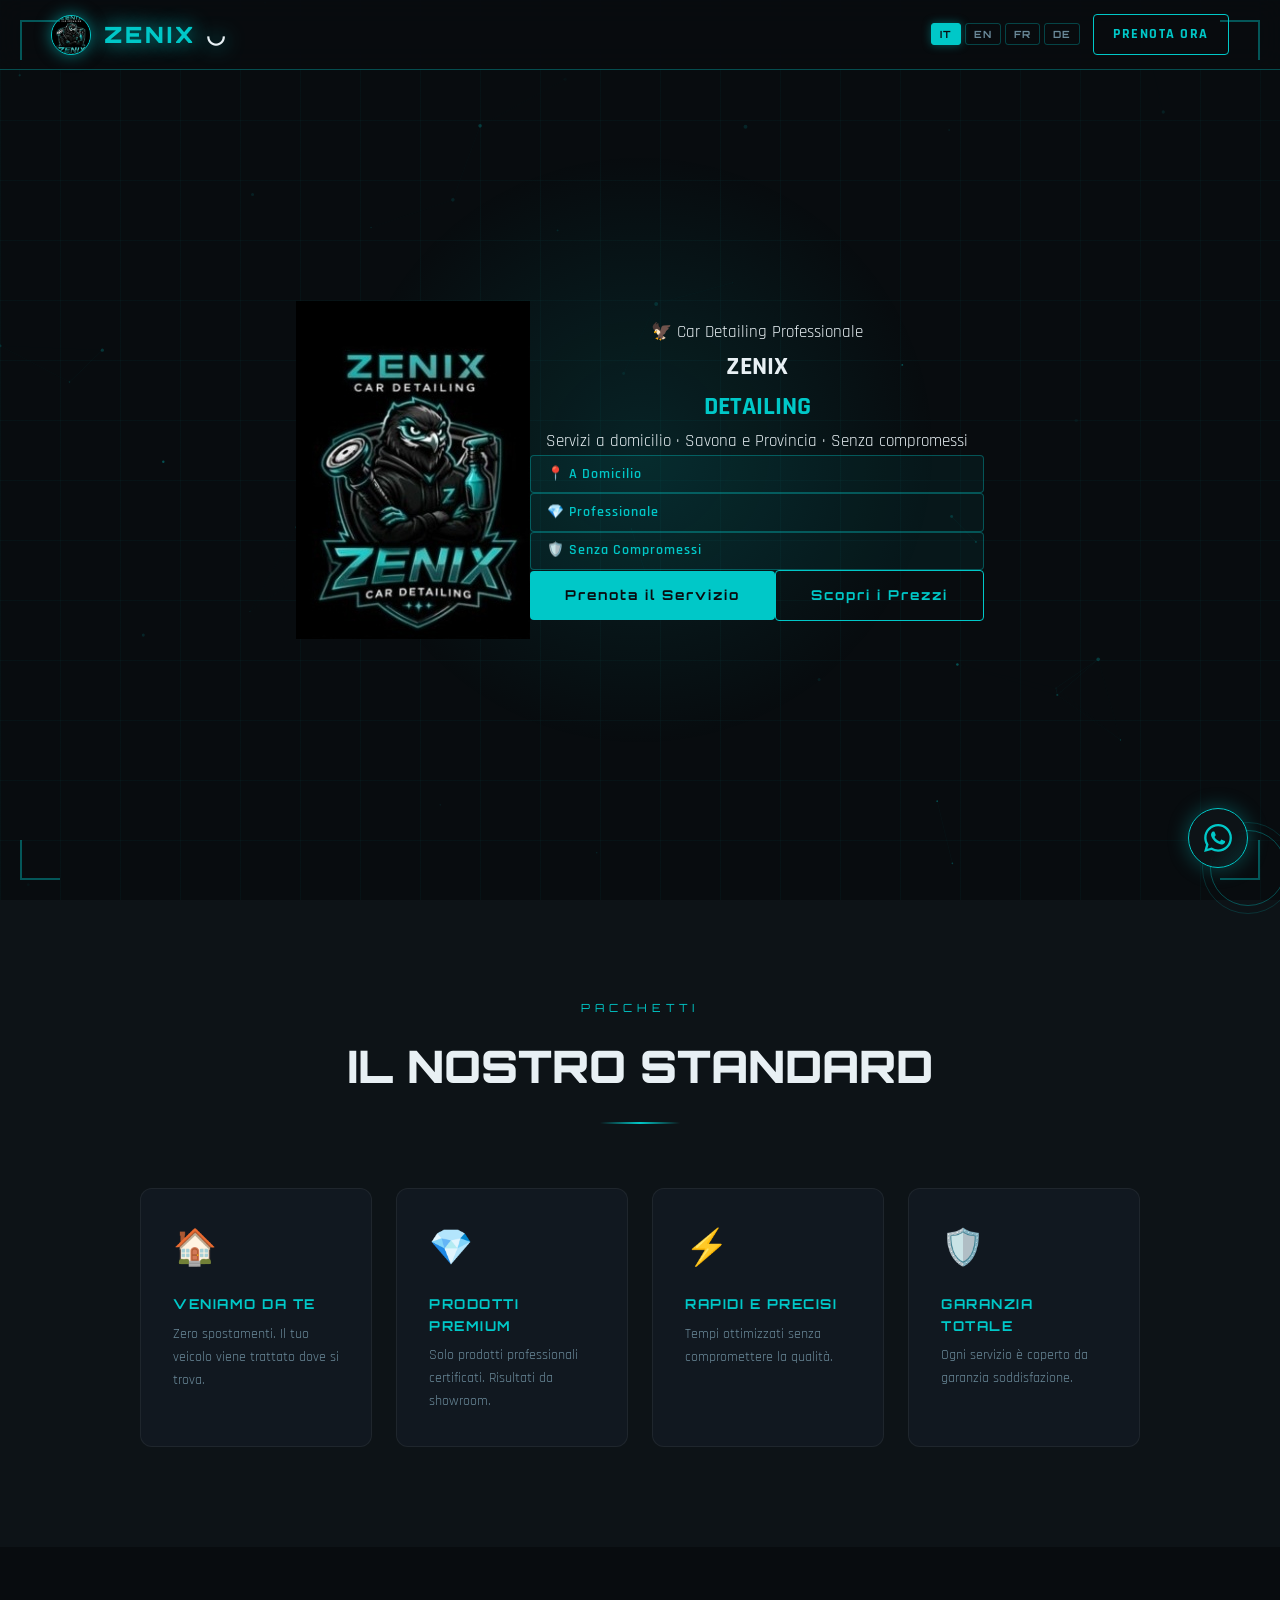
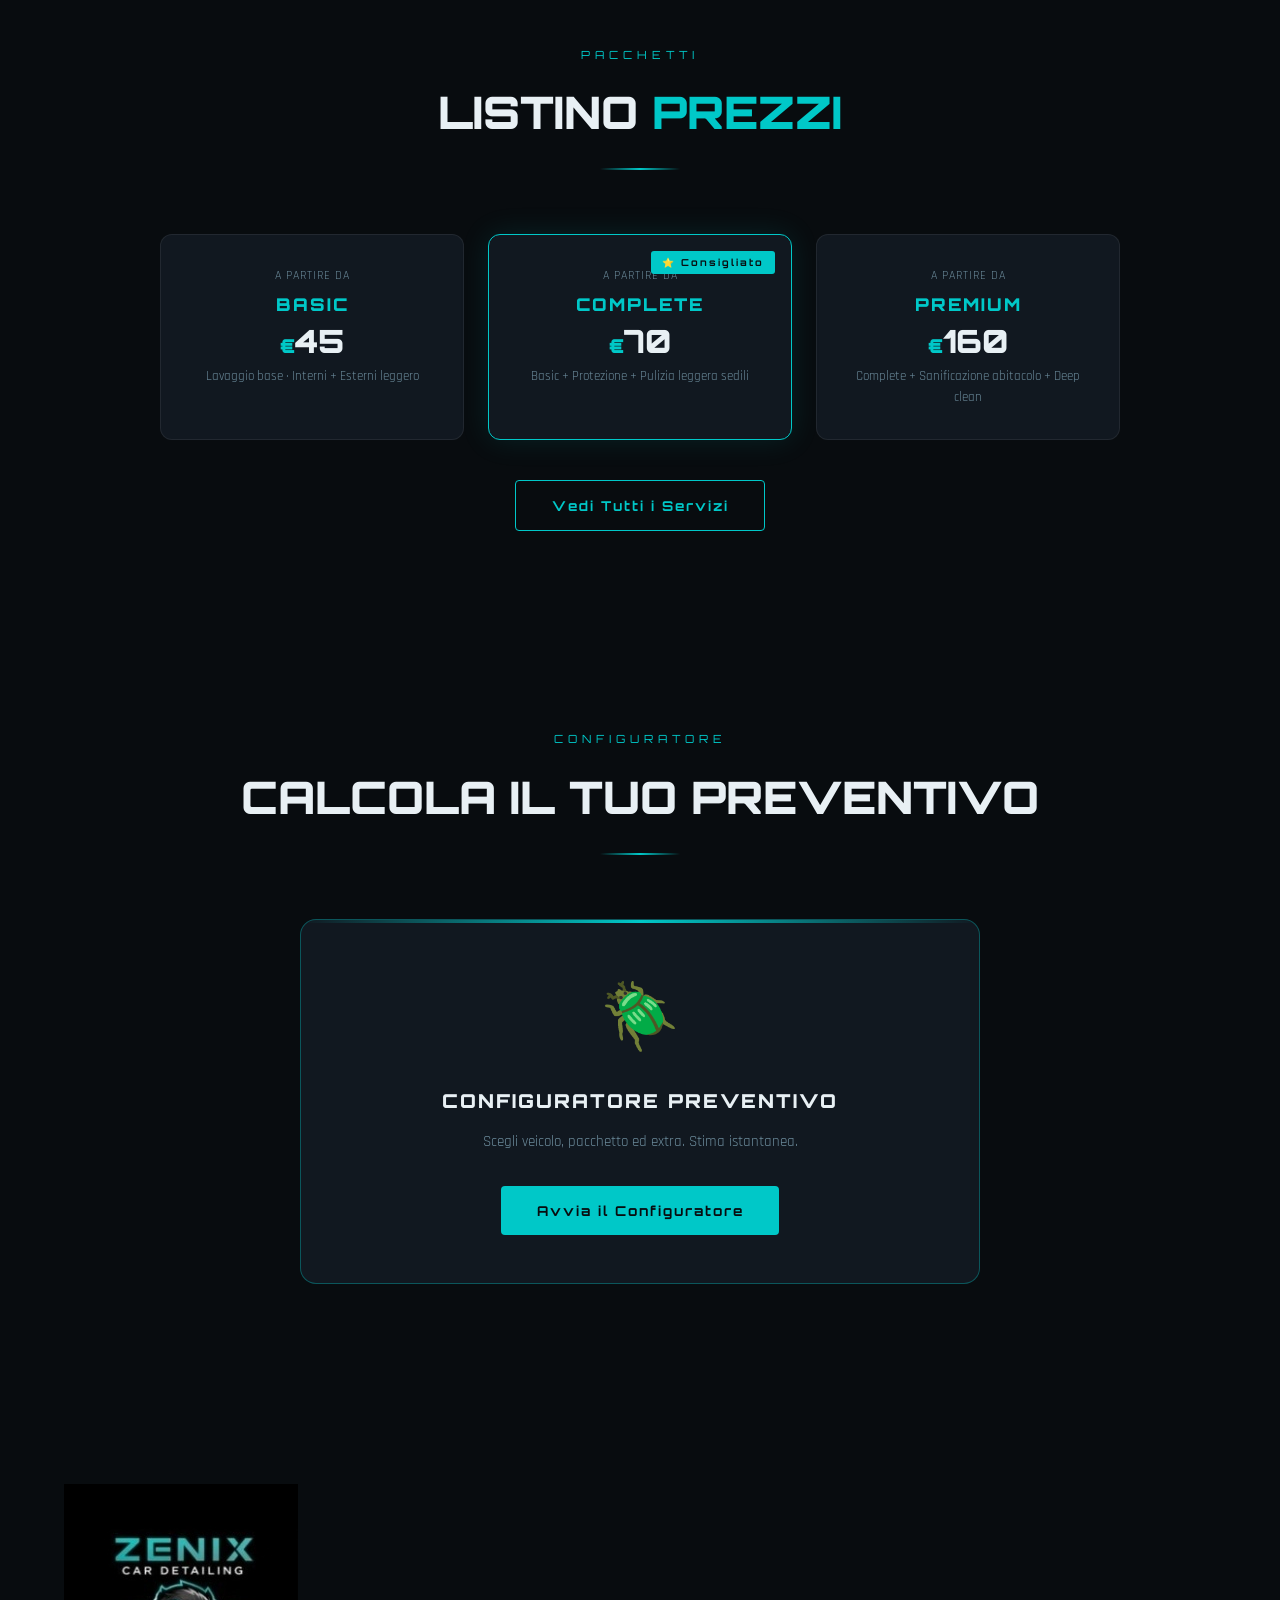
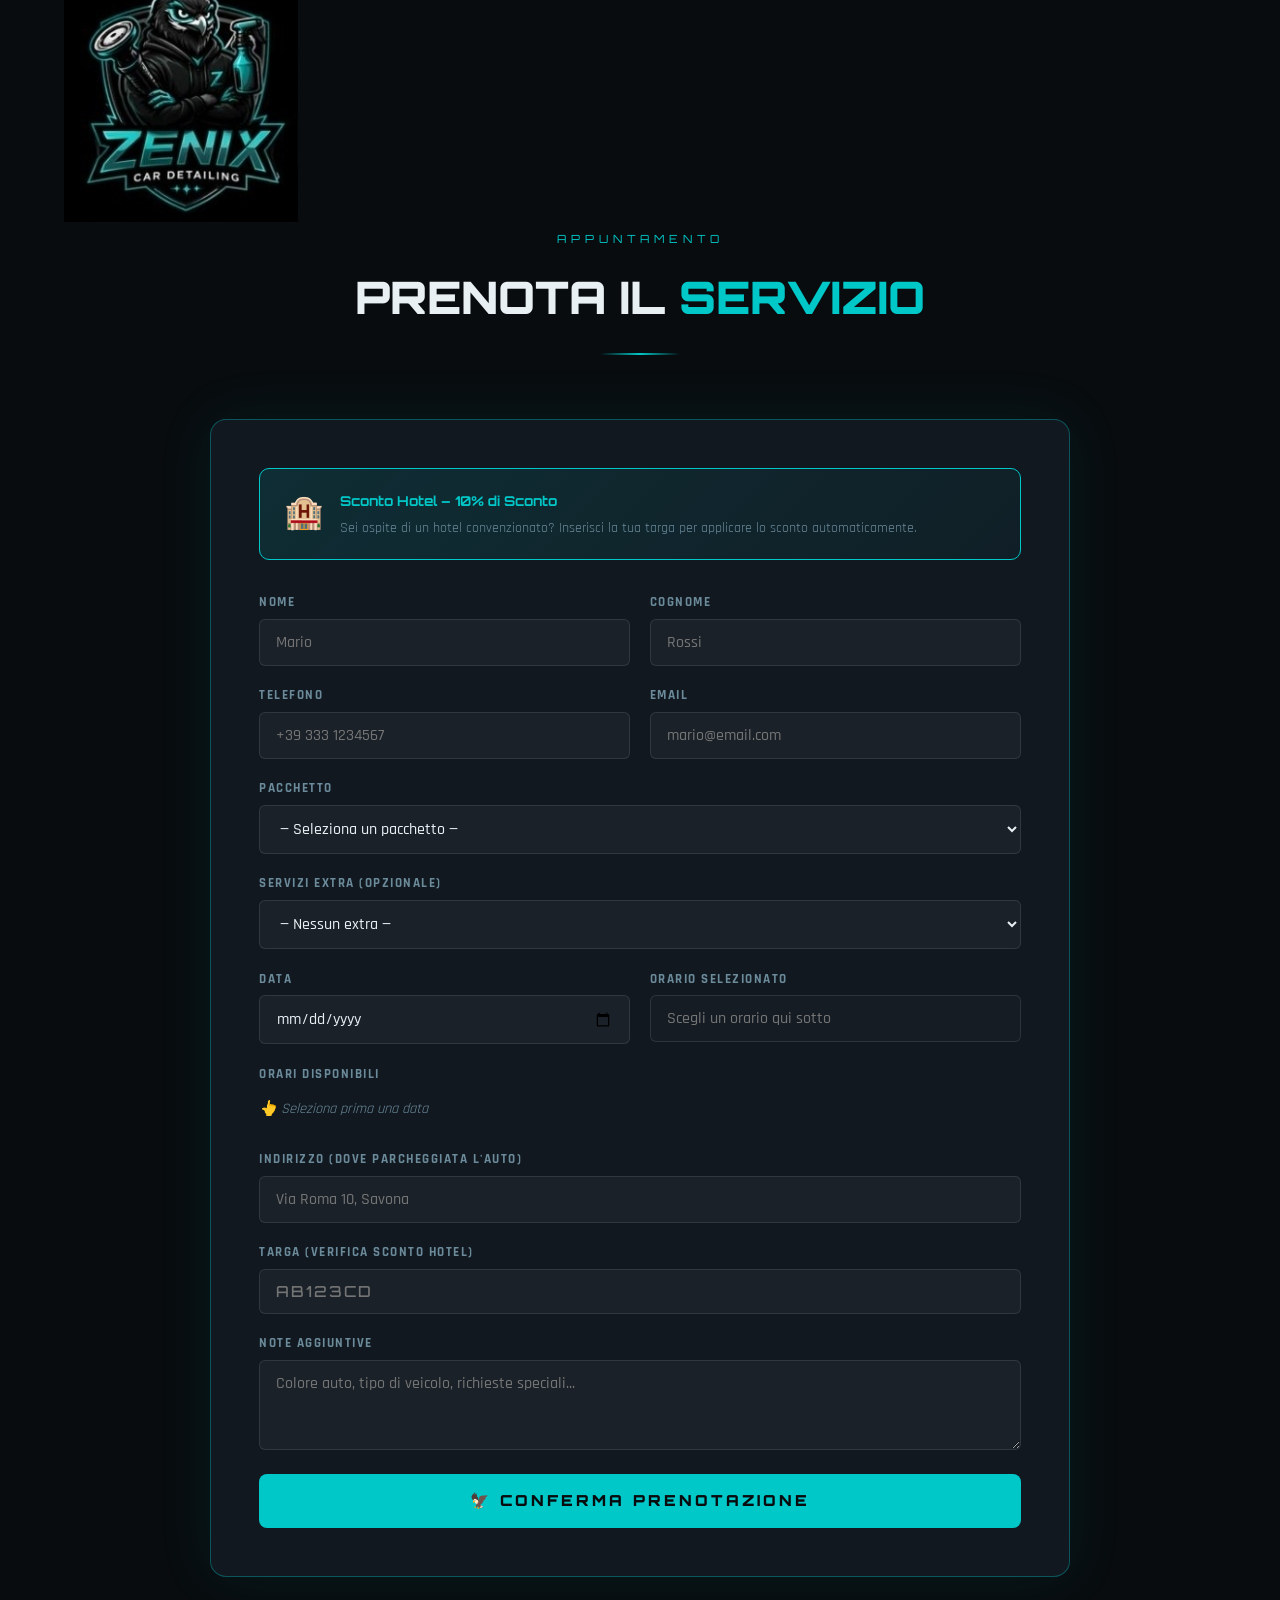
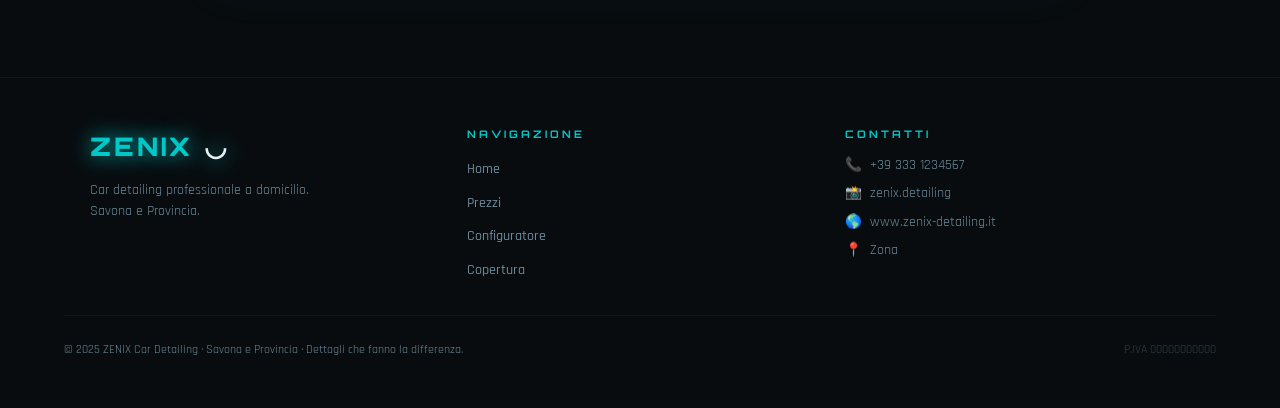
<file: index.html>
<!DOCTYPE html>
<html lang="it" id="html-root">
<head>
<meta charset="UTF-8">
<meta name="viewport" content="width=device-width, initial-scale=1.0">
<meta name="description" content="Car detailing professionale a domicilio a Savona. Basic, Complete, Premium. Prenota online.">
<title>Zenix Car Detailing &ndash; Servizi a Domicilio Savona</title>

<link rel="preconnect" href="https://fonts.googleapis.com">
<link rel="preconnect" href="https://fonts.gstatic.com" crossorigin>
<link href="https://fonts.googleapis.com/css2?family=Orbitron:wght@400;700;900&family=Rajdhani:wght@400;500;600;700&display=swap" rel="stylesheet">

<link rel="stylesheet" href="style.css">
</head>
<body>

<canvas id="particles"></canvas>

<!-- Mobile menu -->
<div class="mob-menu" id="mob-menu" role="dialog" aria-modal="true">
  <div class="mob-menu-grid"></div>
  <div class="mob-scanline"></div>
  <div class="mob-menu-corner tl"></div><div class="mob-menu-corner tr"></div>
  <div class="mob-menu-corner bl"></div><div class="mob-menu-corner br"></div>
  <ul class="mob-nav">
    <li><a href="index.html" class="active-page" onclick="navTo(event,'index.html',closeMobMenu)"><span class="mn-icon">&#127968;</span><span data-i18n="nav_home">Home</span></a></li>
    <li><a href="services.html" class="" onclick="navTo(event,'services.html',closeMobMenu)"><span class="mn-icon">&#128663;</span><span data-i18n="nav_prezzi">Servizi</span></a></li>
    <li><a href="configurator.html" class="" onclick="navTo(event,'configurator.html',closeMobMenu)"><span class="mn-icon">&#129714;</span><span data-i18n="nav_cfg">Configuratore</span></a></li>
    <li><a href="coverage.html" class="" onclick="navTo(event,'coverage.html',closeMobMenu)"><span class="mn-icon">&#128225;</span><span data-i18n="nav_cov">Copertura</span></a></li>    <li><a href="index.html#prenota" onclick="closeMobMenu()"><span class="mn-icon">&#128197;</span><span data-i18n="nav_prenota">Prenota</span></a></li>
  </ul>
</div>

<!-- WhatsApp float -->
<div class="wa-float" id="wa-float">
  <div class="wa-card" id="wa-card">
    <div class="wa-card-title" data-i18n="wa_title">&#128172; Richiedi Preventivo</div>
    <div class="wa-card-item"><span class="icon">&#9889;</span> <span data-i18n="wa_item1">Risposta entro pochi minuti</span></div>
    <div class="wa-card-item"><span class="icon">&#128205;</span> <span data-i18n="wa_item2">Servizio a domicilio</span></div>
    <div class="wa-card-item"><span class="icon">&#128737;</span> <span data-i18n="wa_item3">Professionisti certificati</span></div>
    <button class="wa-card-cta" onclick="openWhatsApp()" data-i18n="wa_cta">APRI WHATSAPP</button>
  </div>
  <div class="wa-ring wa-ring-1"></div>
  <div class="wa-ring wa-ring-2"></div>
  <div class="wa-btn" id="wa-btn" onclick="openWhatsApp()" title="WhatsApp">
    <svg viewBox="0 0 24 24"><path d="M17.472 14.382c-.297-.149-1.758-.867-2.03-.967-.273-.099-.471-.148-.67.15-.197.297-.767.966-.94 1.164-.173.199-.347.223-.644.075-.297-.15-1.255-.463-2.39-1.475-.883-.788-1.48-1.761-1.653-2.059-.173-.297-.018-.458.13-.606.134-.133.298-.347.446-.52.149-.174.198-.298.298-.497.099-.198.05-.371-.025-.52-.075-.149-.669-1.612-.916-2.207-.242-.579-.487-.5-.669-.51-.173-.008-.371-.01-.57-.01-.198 0-.52.074-.792.372-.272.297-1.04 1.016-1.04 2.479 0 1.462 1.065 2.875 1.213 3.074.149.198 2.096 3.2 5.077 4.487.709.306 1.262.489 1.694.625.712.227 1.36.195 1.871.118.571-.085 1.758-.719 2.006-1.413.248-.694.248-1.289.173-1.413-.074-.124-.272-.198-.57-.347m-5.421 7.403h-.004a9.87 9.87 0 01-5.031-1.378l-.361-.214-3.741.982.998-3.648-.235-.374a9.86 9.86 0 01-1.51-5.26c.001-5.45 4.436-9.884 9.888-9.884 2.64 0 5.122 1.03 6.988 2.898a9.825 9.825 0 012.893 6.994c-.003 5.45-4.437 9.884-9.885 9.884m8.413-18.297A11.815 11.815 0 0012.05 0C5.495 0 .16 5.335.157 11.892c0 2.096.547 4.142 1.588 5.945L.057 24l6.305-1.654a11.882 11.882 0 005.683 1.448h.005c6.554 0 11.89-5.335 11.893-11.893a11.821 11.821 0 00-3.48-8.413Z"/></svg>
  </div>
</div>

<!-- Page transition -->
<div class="page-transition" id="page-transition"></div>

<!-- Admin secret modal -->
<div class="admin-modal-overlay" id="admin-modal">
  <div class="admin-modal-wrap"><div class="admin-modal">
    <button class="admin-modal-close" onclick="closeAdminModal()">&#x2715;</button>
    <h3 data-i18n="admin_modal_title">Area Riservata</h3>
    <p data-i18n="admin_modal_desc">Inserisci la password per accedere.</p>
    <input type="password" id="admin-pwd-input" data-i18n-ph="admin_modal_pwd" placeholder="Password"
      onkeydown="if(event.key==='Enter')checkAdminPwd()">
    <div class="admin-modal-btns">
      <button class="btn-primary" onclick="checkAdminPwd()" data-i18n="admin_modal_btn">ACCEDI</button>
      <button class="btn-outline" onclick="closeAdminModal()" data-i18n="admin_modal_cancel">Annulla</button>
    </div>
  </div></div>
</div>

<!-- Nav -->
<nav id="navbar">
  <div style="display:flex;align-items:center;gap:.5rem;flex-shrink:0">
    <img src="[data-uri]" class="nav-mascot" alt="Zenix">
    <a href="index.html" class="nav-logo" onclick="navTo(event,'index.html')">ZENIX<span> &#9697;</span></a>
  </div>
  <div class="nav-right">
    <div class="lang-selector">
      <button class="lang-btn" onclick="setLang('it')" id="lang-it">IT</button>
      <button class="lang-btn" onclick="setLang('en')" id="lang-en">EN</button>
      <button class="lang-btn" onclick="setLang('fr')" id="lang-fr">FR</button>
      <button class="lang-btn" onclick="setLang('de')" id="lang-de">DE</button>
    </div>
    <button class="hamburger" id="hamburger-btn" aria-label="Menu" onclick="toggleMobMenu()">
      <span></span><span></span><span></span>
    </button>
    <a href="index.html#prenota" class="nav-cta" id="nav-book-btn" data-i18n="nav_book_btn">Prenota</a>
  </div>
</nav>
<div id="fb-banner" style="display:none;position:fixed;bottom:1rem;right:1rem;z-index:999;background:rgba(255,180,0,.96);color:#000;padding:.8rem 1.2rem;border-radius:8px;font-family:Orbitron,monospace;font-size:.62rem;max-width:290px;box-shadow:0 4px 24px rgba(0,0,0,.5)">Firebase non configurato - prenotazioni locali.<button onclick="this.parentElement.style.display='none'" style="position:absolute;top:.3rem;right:.5rem;background:none;border:none;cursor:pointer">X</button></div>
<div class="success-overlay" id="success-overlay"><div style="font-size:5rem;margin-bottom:1.5rem">OK</div><h2 style="font-family:Orbitron,monospace;color:var(--teal);font-size:2rem;margin-bottom:1rem" data-i18n="success_title">Prenotazione Inviata!</h2><p style="color:var(--muted);font-size:1.1rem;margin-bottom:2rem;max-width:500px" data-i18n="success_msg">Grazie! Ti contatteremo presto.</p><button class="btn-primary" onclick="document.getElementById('success-overlay').classList.remove('show')" data-i18n="success_close">Chiudi</button></div>
<section id="hero"><div class="hero-grid-bg"></div><div class="hero-glow"></div><img src="[data-uri]" class="mascot-hero" alt="Zenix"><div class="hero-content"><p class="hero-eyebrow" data-i18n="hero_eyebrow">Car Detailing Professionale</p><h1 class="hero-title">ZENIX<br><span class="teal">DETAILING</span></h1><p class="hero-sub" data-i18n="hero_sub">Servizi a domicilio &middot; Savona e Provincia</p><div class="hero-badges"><div class="badge" data-i18n="badge_home">A Domicilio</div><div class="badge" data-i18n="badge_pro">Professionale</div><div class="badge" data-i18n="badge_no_comp">Senza Compromessi</div></div><div class="hero-btns"><a href="services.html" class="btn-primary" onclick="navTo(event,'services.html')" data-i18n="hero_btn1">Scopri i Servizi</a><a href="#prenota" class="btn-outline" data-i18n="hero_btn2">Prenota Ora</a></div></div></section>
<section style="background:var(--dark);position:relative;z-index:1;padding:100px 5%"><div class="section-header reveal"><p class="section-eyebrow" data-i18n="sec_packages">Perche Sceglierci</p><h2 class="section-title" data-i18n="why_title">IL NOSTRO <span>STANDARD</span></h2><div class="section-line"></div></div><div class="why-grid"><div class="why-card reveal"><span class="why-icon">&#127968;</span><div class="why-title" data-i18n="why_title1">VENIAMO DA TE</div><p class="why-desc" data-i18n="why_desc1">Zero spostamenti.</p></div><div class="why-card reveal"><span class="why-icon">&#128142;</span><div class="why-title" data-i18n="why_title2">PRODOTTI PREMIUM</div><p class="why-desc" data-i18n="why_desc2">Solo prodotti certificati.</p></div><div class="why-card reveal"><span class="why-icon">&#9889;</span><div class="why-title" data-i18n="why_title3">RAPIDI E PRECISI</div><p class="why-desc" data-i18n="why_desc3">Tempi ottimizzati.</p></div><div class="why-card reveal"><span class="why-icon">&#128737;&#65039;</span><div class="why-title" data-i18n="why_title4">GARANZIA TOTALE</div><p class="why-desc" data-i18n="why_desc4">Garanzia soddisfazione.</p></div></div></section>
<section style="background:var(--black);position:relative;z-index:1;padding:100px 5%"><div class="section-header reveal"><p class="section-eyebrow" data-i18n="sec_packages">Pacchetti</p><h2 class="section-title" data-i18n="sec_listino">I NOSTRI <span>SERVIZI</span></h2><div class="section-line"></div></div><div class="preview-grid"><div class="preview-card reveal"><div class="pkg-from" data-i18n="pkg_from">A partire da</div><div class="pkg-name" data-i18n="pkg_name_basic">BASIC</div><div class="pkg-price"><span>&euro;</span>45</div><p class="pkg-tag" data-i18n="pkg_desc_basic">Lavaggio base</p></div><div class="preview-card featured reveal" style="position:relative"><span class="feat-badge" data-i18n="pkg_badge_featured">Consigliato</span><div class="pkg-from" data-i18n="pkg_from">A partire da</div><div class="pkg-name" data-i18n="pkg_name_complete">COMPLETE</div><div class="pkg-price"><span>&euro;</span>70</div><p class="pkg-tag" data-i18n="pkg_desc_complete">Basic + Protezione</p></div><div class="preview-card reveal"><div class="pkg-from" data-i18n="pkg_from">A partire da</div><div class="pkg-name" data-i18n="pkg_name_premium">PREMIUM</div><div class="pkg-price"><span>&euro;</span>160</div><p class="pkg-tag" data-i18n="pkg_desc_premium">Complete + Deep Clean</p></div></div><div style="text-align:center"><a href="services.html" class="btn-outline" onclick="navTo(event,'services.html')" data-i18n="services_preview_btn">Vedi Tutti i Servizi</a></div></section>

<section style="background:var(--black);position:relative;z-index:1;padding:100px 5%"><div class="section-header reveal"><p class="section-eyebrow" data-i18n="sec_cfg">Configuratore</p><h2 class="section-title" data-i18n="sec_cfg_title">CALCOLA IL TUO <span>PREVENTIVO</span></h2><div class="section-line"></div></div><div class="cfg-preview-box reveal"><span style="font-size:4rem;display:block;margin-bottom:1rem">&#129714;</span><h3 data-i18n="cfg_preview_title">CONFIGURATORE PREVENTIVO</h3><p data-i18n="cfg_preview_desc">Scegli veicolo, pacchetto ed extra.</p><a href="configurator.html" class="btn-primary" onclick="navTo(event,'configurator.html')" data-i18n="cfg_preview_btn">Avvia il Configuratore</a></div></section>
<section id="prenota" style="position:relative">
  <img src="[data-uri]" class="section-mascot" alt="">
  <div class="section-header reveal">
    <p class="section-eyebrow" data-i18n="sec_booking">Appuntamento</p>
    <h2 class="section-title" data-i18n="sec_book_title">PRENOTA IL <span>SERVIZIO</span></h2>
    <div class="section-line"></div>
  </div>
  <div class="booking-wrapper">
    <div class="booking-form reveal">
      <div class="hotel-banner">
        <div class="hotel-banner-icon">🏨</div>
        <div class="hotel-banner-text">
          <strong data-i18n="hotel_title">Sconto Hotel – 10% di Sconto</strong>
          <p data-i18n="hotel_desc">Sei ospite di un hotel convenzionato? Inserisci la tua targa per applicare lo sconto automaticamente.</p>
        </div>
      </div>
      <div class="form-grid">
        <div class="form-group">
          <label data-i18n="lbl_nome">Nome</label>
          <input type="text" id="f-nome" data-i18n-ph="ph_nome" placeholder="Mario" required>
        </div>
        <div class="form-group">
          <label data-i18n="lbl_cognome">Cognome</label>
          <input type="text" id="f-cognome" data-i18n-ph="ph_cognome" placeholder="Rossi" required>
        </div>
        <div class="form-group">
          <label data-i18n="lbl_tel">Telefono</label>
          <input type="tel" id="f-tel" placeholder="+39 333 1234567" required>
        </div>
        <div class="form-group">
          <label data-i18n="lbl_email">Email</label>
          <input type="email" id="f-email" data-i18n-ph="ph_email" placeholder="mario@email.com">
        </div>
        <div class="form-group full">
          <label data-i18n="lbl_pacchetto">Pacchetto</label>
          <select id="f-pacchetto" onchange="updateSummary()">
            <option value="" data-i18n="pkg_placeholder">— Seleziona un pacchetto —</option>
            <option value="Basic|45" data-i18n="pkg_basic">Basic – da €45</option>
            <option value="Complete|70" data-i18n="pkg_complete">Complete – da €70 ⭐</option>
            <option value="Premium|180" data-i18n="pkg_premium">Premium – da €180</option>
          </select>
        </div>
        <div class="form-group full">
          <label data-i18n="lbl_extra">Servizi Extra (opzionale)</label>
          <select id="f-extra" onchange="updateSummary()">
            <option value="" data-i18n="extra_none">— Nessun extra —</option>
            <option value="Deep Clean Interni|0" data-i18n="extra_deep">Deep Clean Interni (su richiesta)</option>
            <option value="Lucidatura One Step|120" data-i18n="extra_luc1_soon" disabled>Lucidatura One Step — IN ARRIVO</option>
            <option value="Lucidatura Two Step|180" data-i18n="extra_luc2_soon" disabled>Lucidatura Two Step — IN ARRIVO</option>
            <option value="Lucidatura Completa|250" data-i18n="extra_luc3_soon" disabled>Lucidatura Completa — IN ARRIVO</option>
            <option value="Restauro Fari|70" data-i18n="extra_fari">Restauro Fari – da €70</option>
          </select>
        </div>
        <div class="form-group">
          <label data-i18n="lbl_data">Data</label>
          <input type="date" id="f-data" onchange="onDateChange()" required>
        </div>
        <div class="form-group">
          <label data-i18n="lbl_orario">Orario Selezionato</label>
          <input type="text" id="f-orario-display" data-i18n-ph="ph_orario" placeholder="Scegli un orario qui sotto" readonly style="cursor:default;background:rgba(255,255,255,0.02)">
          <input type="hidden" id="f-orario">
        </div>
        <div class="form-group full">
          <label data-i18n="lbl_slots">Orari Disponibili</label>
          <div class="slots-grid" id="slots-grid">
            <span class="slots-placeholder" data-i18n="slots_pick_date">👆 Seleziona prima una data</span>
          </div>
        </div>
        <div class="form-group full">
          <label data-i18n="lbl_indirizzo">Indirizzo (dove parcheggiata l'auto)</label>
          <input type="text" id="f-indirizzo" data-i18n-ph="ph_indirizzo" placeholder="Via Roma 10, Savona" required>
        </div>
        <div class="form-group full targa-row">
          <label data-i18n="lbl_targa">Targa (inserisci per verifica sconto hotel)</label>
          <input type="text" id="f-targa" placeholder="AB123CD" oninput="checkTarga(this)" maxlength="8">
          <span class="discount-badge-input" id="discount-badge">-10%</span>
          <div class="discount-msg" id="discount-msg" data-i18n="discount_applied">✅ Sconto hotel del 10% applicato!</div>
        </div>
        <div class="form-group full">
          <label data-i18n="lbl_note">Note aggiuntive</label>
          <textarea id="f-note" data-i18n-ph="ph_note" placeholder="Colore auto, tipo di veicolo, richieste speciali..."></textarea>
        </div>
      </div>
      <div class="booking-summary" id="booking-summary">
        <h4 data-i18n="summary_title">Riepilogo Prenotazione</h4>
        <div id="summary-rows"></div>
      </div>
      <button class="submit-btn" id="submit-btn" onclick="submitBooking()" data-i18n="btn_submit">🦅 CONFERMA PRENOTAZIONE</button>
    </div>
  </div>
</section>

<footer>
  <div class="footer-inner">
    <div class="footer-brand">
      <a href="index.html" class="nav-logo" id="footer-logo-trigger">ZENIX <span>&#9697;</span></a>
      <p data-i18n="footer_brand_desc">Car detailing professionale a domicilio. Savona e Provincia.</p>
    </div>
    <div class="footer-nav">
      <h4 data-i18n="footer_nav_title">Navigazione</h4>
      <ul>
        <li><a href="index.html"><span data-i18n="nav_home">Home</span></a></li>
        <li><a href="services.html"><span data-i18n="nav_prezzi">Servizi</span></a></li>
        <li><a href="configurator.html"><span data-i18n="nav_cfg">Configuratore</span></a></li>
        <li><a href="coverage.html"><span data-i18n="nav_cov">Copertura</span></a></li>      </ul>
    </div>
    <div class="footer-contact">
      <h4 data-i18n="footer_contact_title">Contatti</h4>
      <div class="footer-contact-item">&#128222; <a href="tel:+393331234567">+39 333 1234567</a></div>
      <div class="footer-contact-item">&#128248; <a href="#">zenix.detailing</a></div>
      <div class="footer-contact-item">&#127758; <a href="#">www.zenix-detailing.it</a></div>
      <div class="footer-contact-item">&#128205; <span data-i18n="contact_zona">Savona e Provincia</span></div>
    </div>
  </div>
  <div class="footer-bottom">
    <p class="footer-copy" data-i18n="footer_text">&#169; 2026 <span>ZENIX Car Detailing</span> &middot; Savona e Provincia &middot; Dettagli che fanno la differenza.</p>
    <p style="font-size:.72rem;color:rgba(107,138,154,0.4)">P.IVA 00000000000</p>
  </div>
</footer>
<script src="app.js" defer></script>
<script>
document.addEventListener('DOMContentLoaded', function() {
  zenixInit();
bookingInit();});
</script>
</body>
</html>
</file>
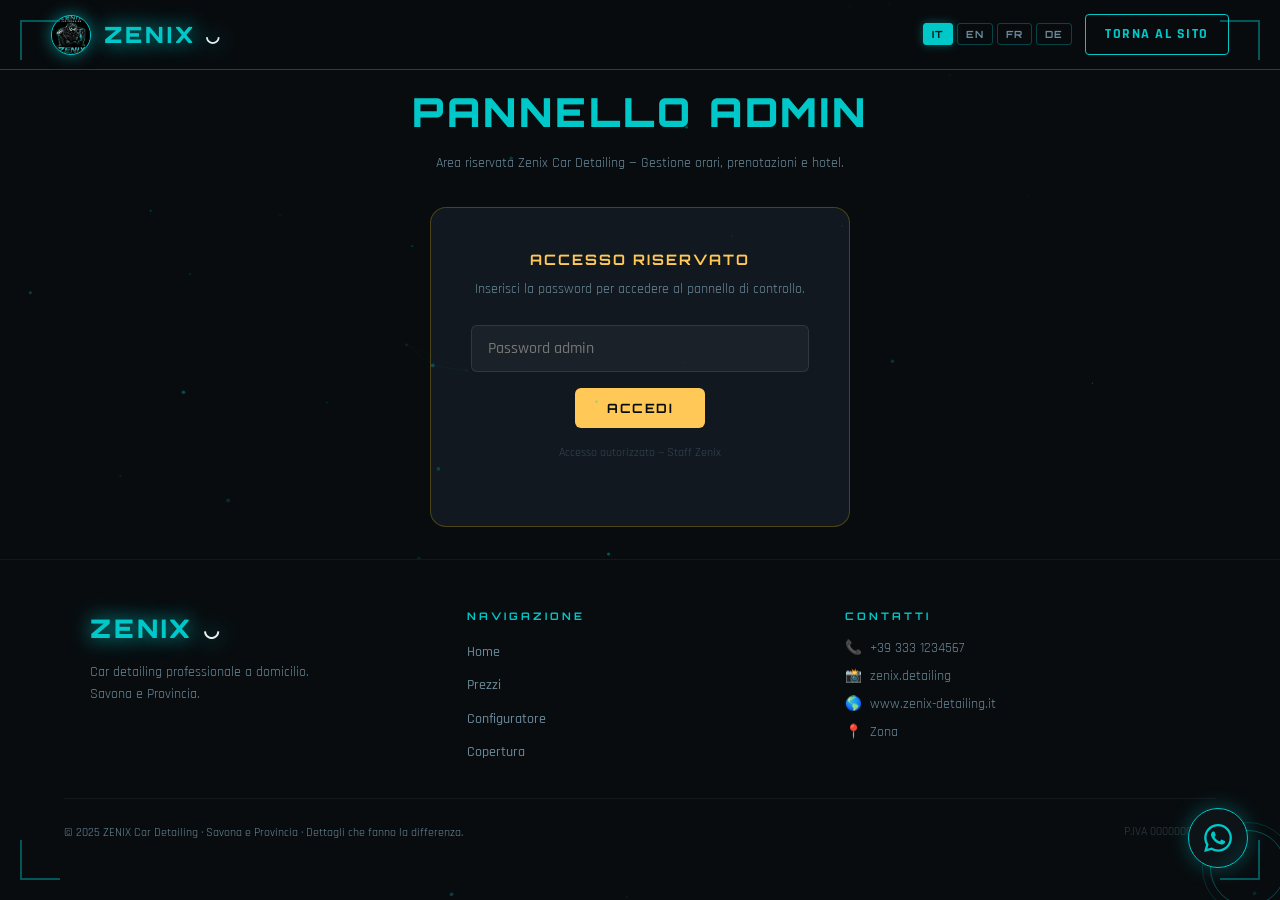
<file: admin.html>
<!DOCTYPE html>
<html lang="it" id="html-root">
<head>
<meta charset="UTF-8">
<meta name="viewport" content="width=device-width, initial-scale=1.0">
<meta name="robots" content="noindex, nofollow">
<title>Admin &ndash; Zenix Car Detailing</title>
<link href="https://fonts.googleapis.com/css2?family=Orbitron:wght@400;700;900&family=Rajdhani:wght@400;500;600;700&display=swap" rel="stylesheet">
<link rel="stylesheet" href="style.css">
</head>
<body>

<canvas id="particles"></canvas>

<div class="mob-menu" id="mob-menu">
  <div class="mob-menu-grid"></div><div class="mob-scanline"></div>
  <div class="mob-menu-corner tl"></div><div class="mob-menu-corner tr"></div>
  <div class="mob-menu-corner bl"></div><div class="mob-menu-corner br"></div>
  <ul class="mob-nav">
    <li><a href="index.html" onclick="closeMobMenu()"><span class="mn-icon">&#127968;</span><span data-i18n="nav_home">Home</span></a></li>
    <li><a href="services.html" onclick="closeMobMenu()"><span class="mn-icon">&#128663;</span><span data-i18n="nav_prezzi">Servizi</span></a></li>  </ul>
</div>

<div class="wa-float" id="wa-float" style="pointer-events:none">
  <div class="wa-ring wa-ring-1"></div><div class="wa-ring wa-ring-2"></div>
  <div class="wa-btn" id="wa-btn" onclick="openWhatsApp()" title="WhatsApp">
    <svg viewBox="0 0 24 24"><path d="M17.472 14.382c-.297-.149-1.758-.867-2.03-.967-.273-.099-.471-.148-.67.15-.197.297-.767.966-.94 1.164-.173.199-.347.223-.644.075-.297-.15-1.255-.463-2.39-1.475-.883-.788-1.48-1.761-1.653-2.059-.173-.297-.018-.458.13-.606.134-.133.298-.347.446-.52.149-.174.198-.298.298-.497.099-.198.05-.371-.025-.52-.075-.149-.669-1.612-.916-2.207-.242-.579-.487-.5-.669-.51-.173-.008-.371-.01-.57-.01-.198 0-.52.074-.792.372-.272.297-1.04 1.016-1.04 2.479 0 1.462 1.065 2.875 1.213 3.074.149.198 2.096 3.2 5.077 4.487.709.306 1.262.489 1.694.625.712.227 1.36.195 1.871.118.571-.085 1.758-.719 2.006-1.413.248-.694.248-1.289.173-1.413-.074-.124-.272-.198-.57-.347m-5.421 7.403h-.004a9.87 9.87 0 01-5.031-1.378l-.361-.214-3.741.982.998-3.648-.235-.374a9.86 9.86 0 01-1.51-5.26c.001-5.45 4.436-9.884 9.888-9.884 2.64 0 5.122 1.03 6.988 2.898a9.825 9.825 0 012.893 6.994c-.003 5.45-4.437 9.884-9.885 9.884m8.413-18.297A11.815 11.815 0 0012.05 0C5.495 0 .16 5.335.157 11.892c0 2.096.547 4.142 1.588 5.945L.057 24l6.305-1.654a11.882 11.882 0 005.683 1.448h.005c6.554 0 11.89-5.335 11.893-11.893a11.821 11.821 0 00-3.48-8.413Z"/></svg>
  </div>
</div>

<div class="page-transition" id="page-transition"></div>

<div class="admin-modal-overlay" id="admin-modal">
  <div class="admin-modal-wrap"><div class="admin-modal">
    <button class="admin-modal-close" onclick="closeAdminModal()">&#x2715;</button>
    <h3 data-i18n="admin_modal_title">Area Riservata</h3>
    <p data-i18n="admin_modal_desc">Inserisci la password per accedere.</p>
    <input type="password" id="admin-pwd-input" data-i18n-ph="admin_modal_pwd" placeholder="Password"
      onkeydown="if(event.key==='Enter')checkAdminPwd()">
    <div class="admin-modal-btns">
      <button class="btn-primary" onclick="checkAdminPwd()" data-i18n="admin_modal_btn">ACCEDI</button>
      <button class="btn-outline" onclick="closeAdminModal()" data-i18n="admin_modal_cancel">Annulla</button>
    </div>
  </div></div>
</div>

<nav id="navbar">
  <div style="display:flex;align-items:center;gap:.5rem;flex-shrink:0">
    <img src="[data-uri]" class="nav-mascot" alt="Zenix">
    <a href="index.html" class="nav-logo" onclick="navTo(event,'index.html')">ZENIX<span> &#9697;</span></a>
  </div>
  <div class="nav-right">
    <div class="lang-selector">
      <button class="lang-btn" onclick="setLang('it')" id="lang-it">IT</button>
      <button class="lang-btn" onclick="setLang('en')" id="lang-en">EN</button>
      <button class="lang-btn" onclick="setLang('fr')" id="lang-fr">FR</button>
      <button class="lang-btn" onclick="setLang('de')" id="lang-de">DE</button>
    </div>
    <button class="hamburger" id="hamburger-btn" aria-label="Menu" onclick="toggleMobMenu()">
      <span></span><span></span><span></span>
    </button>
    <a href="index.html" class="nav-cta" onclick="navTo(event,'index.html')" data-i18n="admin_back_site">Torna al Sito</a>
  </div>
</nav>
<div class="admin-page">
  <div class="admin-header">
    <h1 data-i18n="admin_title">PANNELLO ADMIN</h1>
    <p data-i18n="admin_subtitle">Area riservata Zenix Car Detailing — Gestione orari, prenotazioni e hotel.</p>
  </div>
  <div class="admin-gate" id="admin-gate">
    <h2 data-i18n="admin_gate_title">ACCESSO RISERVATO</h2>
    <p data-i18n="admin_gate_desc">Inserisci la password per accedere al pannello di controllo.</p>
    <input type="password" id="admin-pwd" placeholder="Password admin" data-i18n-ph="admin_gate_ph"
      onkeydown="if(event.key==='Enter')adminLogin()">
    <br>
    <button class="btn-gold" onclick="adminLogin()" data-i18n="admin_modal_btn">ACCEDI</button>
    <p style="color:rgba(107,138,154,.4);font-size:.72rem;margin-top:1rem">
      Accesso autorizzato — Staff Zenix</p>
  </div>
  <div class="admin-content" id="admin-content">
    <div class="admin-stats" id="admin-stats">
      <div class="stat-card"><div class="stat-val" id="stat-total">-</div><div class="stat-label" data-i18n="admin_stat_total">Prenotazioni Totali</div></div>
      <div class="stat-card"><div class="stat-val" id="stat-active">-</div><div class="stat-label" data-i18n="admin_stat_active">Attive</div></div>
      <div class="stat-card"><div class="stat-val" id="stat-cancelled">-</div><div class="stat-label" data-i18n="admin_stat_cancelled">Annullate</div></div>
      <div class="stat-card"><div class="stat-val" id="stat-hotels">-</div><div class="stat-label" data-i18n="admin_stat_hotels">Targhe Hotel</div></div>
    </div>
    <div class="admin-section">
      <div class="admin-section-title" data-i18n="admin_sched_title">Gestione Orari per Giorno</div>
      <p class="admin-section-desc" data-i18n="admin_sched_desc">Seleziona un giorno o una data specifica. Date specifiche hanno priorita.</p>
      <div class="admin-day-tabs" id="admin-day-tabs">
        <button class="day-tab active" onclick="selectAdminDay('MON')" id="dtab-MON">Lun</button>
        <button class="day-tab" onclick="selectAdminDay('TUE')" id="dtab-TUE">Mar</button>
        <button class="day-tab" onclick="selectAdminDay('WED')" id="dtab-WED">Mer</button>
        <button class="day-tab" onclick="selectAdminDay('THU')" id="dtab-THU">Gio</button>
        <button class="day-tab" onclick="selectAdminDay('FRI')" id="dtab-FRI">Ven</button>
        <button class="day-tab" onclick="selectAdminDay('SAT')" id="dtab-SAT">Sab</button>
        <button class="day-tab" onclick="selectAdminDay('SUN')" id="dtab-SUN">Dom</button>
      </div>
      <div style="display:flex;gap:.6rem;align-items:center;margin-bottom:1rem;flex-wrap:wrap">
        <input type="date" id="admin-specific-date"
          style="max-width:180px;background:rgba(255,255,255,.04);border:1px solid rgba(255,255,255,.1);
          border-radius:6px;color:var(--white);font-family:'Rajdhani',sans-serif;padding:.6rem .9rem;outline:none"
          onchange="selectAdminDay(this.value)">
        <button class="btn-gold" style="font-size:.7rem;padding:.5rem .9rem"
          onclick="clearSpecificDate()" data-i18n="admin_back_days">Torna ai Giorni</button>
      </div>
      <div style="color:var(--muted);font-size:.8rem;margin-bottom:.6rem">
        Giorno selezionato: <strong id="admin-day-label" style="color:var(--gold)" data-i18n="admin_day_default">Lunedi</strong>
        <span id="specific-date-badge" class="date-specific-badge" style="display:none" data-i18n="admin_specific_date">DATA SPECIFICA</span>
      </div>
      <div class="slots-editor" id="admin-slots"></div>
      <div class="add-slot-row">
        <input type="time" id="new-slot-time">
        <button class="btn-gold" onclick="addSlot()">+ Aggiungi Orario</button>
      </div>
    </div>
    <div class="admin-section">
      <div class="admin-section-title">Targhe Hotel (sconto 10%)</div>
      <p class="admin-section-desc">Le targhe ricevono automaticamente lo sconto del 10%.</p>
      <ul class="hotel-codes-list" id="hotel-codes-list"></ul>
      <div class="add-slot-row" style="margin-top:.8rem">
        <input type="text" id="new-hotel-code" placeholder="Es. AB123CD"
          style="text-transform:uppercase;font-family:'Orbitron',monospace;letter-spacing:2px">
        <button class="btn-gold" onclick="addHotelCode()">+ Aggiungi Targa</button>
      </div>
    </div>
    <div class="admin-section">
      <div class="admin-section-title" data-i18n="admin_bookings_title">Prenotazioni</div>
      <p class="admin-section-desc" data-i18n="admin_bookings_desc">Ultime prenotazioni ricevute. Clicca Annulla per liberare lo slot.</p>
      <div class="bookings-log" id="bookings-log">
        <p style="color:var(--muted);font-size:.85rem" data-i18n="admin_no_bookings">Nessuna prenotazione ancora.</p>
      </div>
    </div>
    <div class="save-notice" id="save-notice" data-i18n="admin_saved">Modifiche salvate!</div>
  </div>
</div>

<footer>
  <div class="footer-inner">
    <div class="footer-brand">
      <a href="index.html" class="nav-logo" id="footer-logo-trigger">ZENIX <span>&#9697;</span></a>
      <p data-i18n="footer_brand_desc">Car detailing professionale a domicilio. Savona e Provincia.</p>
    </div>
    <div class="footer-nav">
      <h4 data-i18n="footer_nav_title">Navigazione</h4>
      <ul>
        <li><a href="index.html"><span data-i18n="nav_home">Home</span></a></li>
        <li><a href="services.html"><span data-i18n="nav_prezzi">Servizi</span></a></li>
        <li><a href="configurator.html"><span data-i18n="nav_cfg">Configuratore</span></a></li>
        <li><a href="coverage.html"><span data-i18n="nav_cov">Copertura</span></a></li>      </ul>
    </div>
    <div class="footer-contact">
      <h4 data-i18n="footer_contact_title">Contatti</h4>
      <div class="footer-contact-item">&#128222; <a href="tel:+393331234567">+39 333 1234567</a></div>
      <div class="footer-contact-item">&#128248; <a href="#">zenix.detailing</a></div>
      <div class="footer-contact-item">&#127758; <a href="#">www.zenix-detailing.it</a></div>
      <div class="footer-contact-item">&#128205; <span data-i18n="contact_zona">Savona e Provincia</span></div>
    </div>
  </div>
  <div class="footer-bottom">
    <p class="footer-copy" data-i18n="footer_text">&#169; 2026 <span>ZENIX Car Detailing</span> &middot; Savona e Provincia &middot; Dettagli che fanno la differenza.</p>
    <p style="font-size:.72rem;color:rgba(107,138,154,0.4)">P.IVA 00000000000</p>
  </div>
</footer>
<script src="app.js" defer></script>
<script>
document.addEventListener('DOMContentLoaded', function() {
  zenixInit();
adminAutoLogin();
  if (typeof loadBookedSlotsAdm === "function") loadBookedSlotsAdm();});
</script>
</body>
</html>
</file>
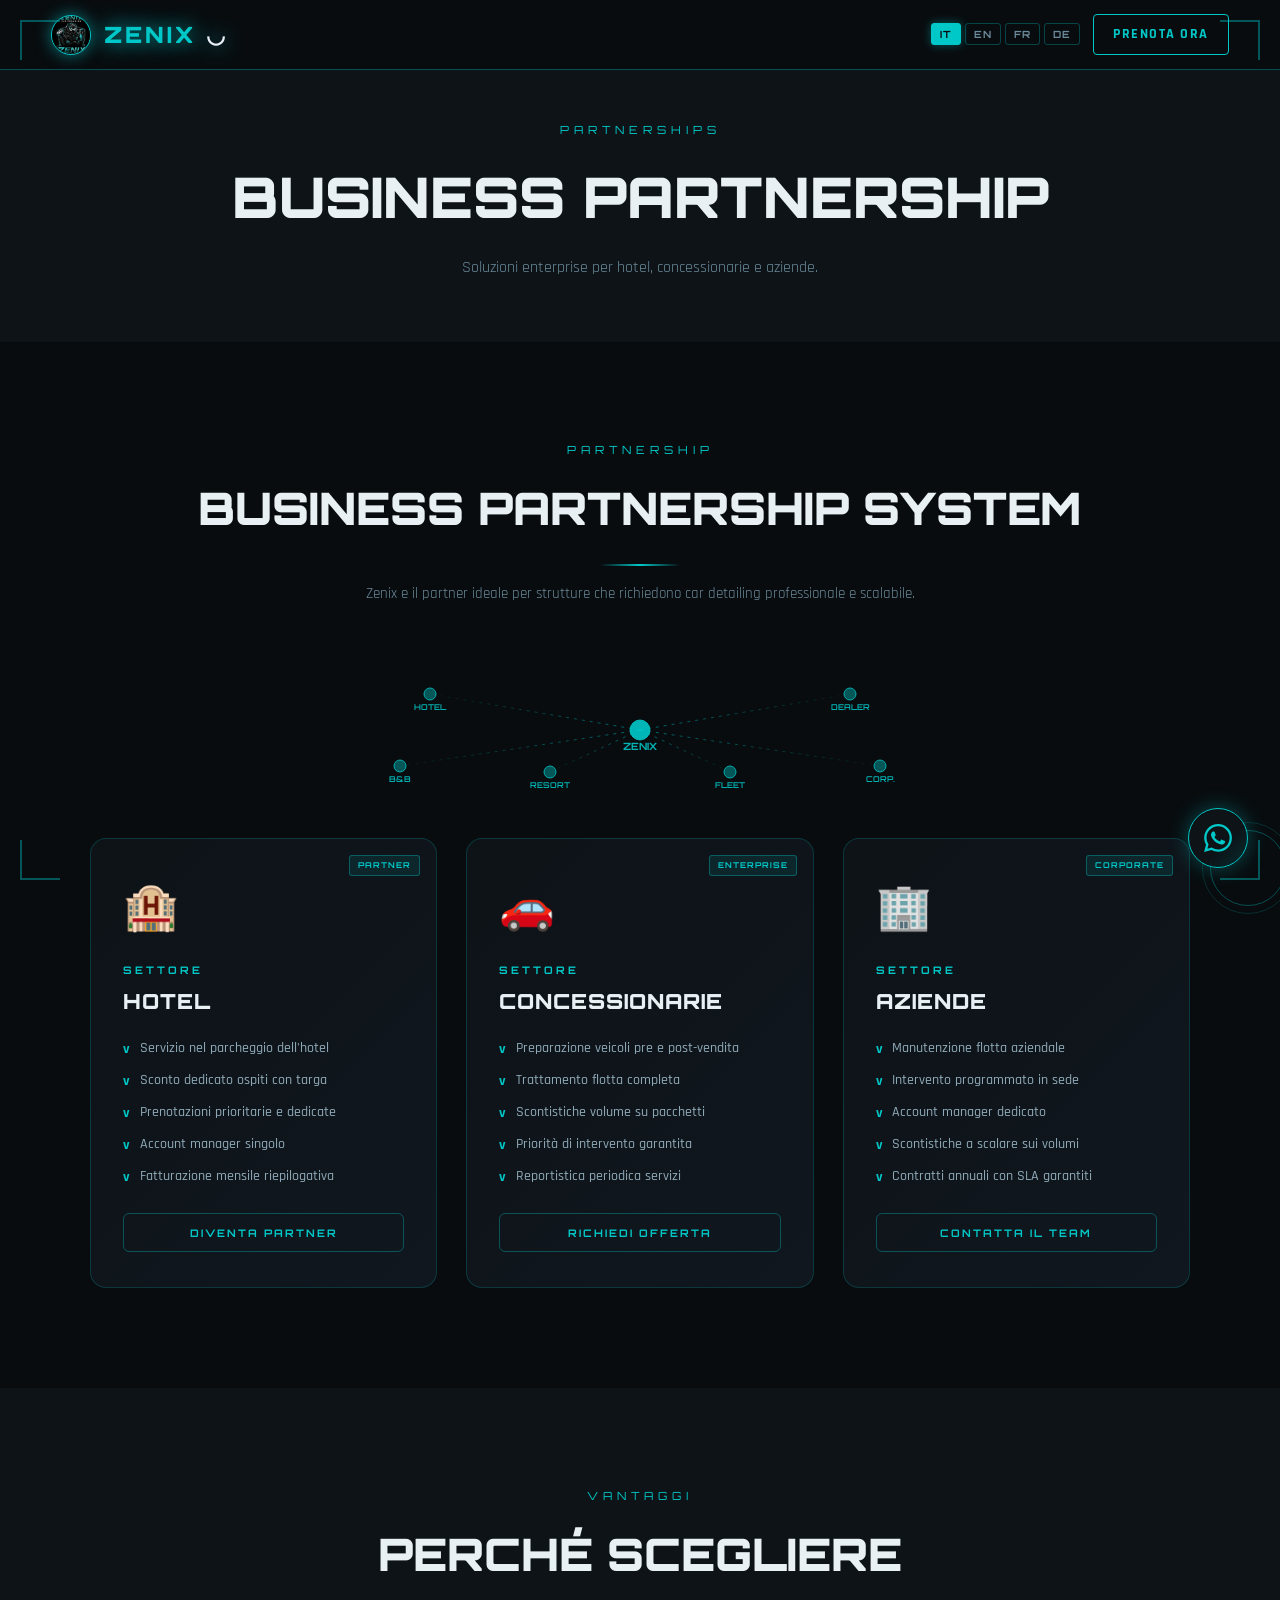
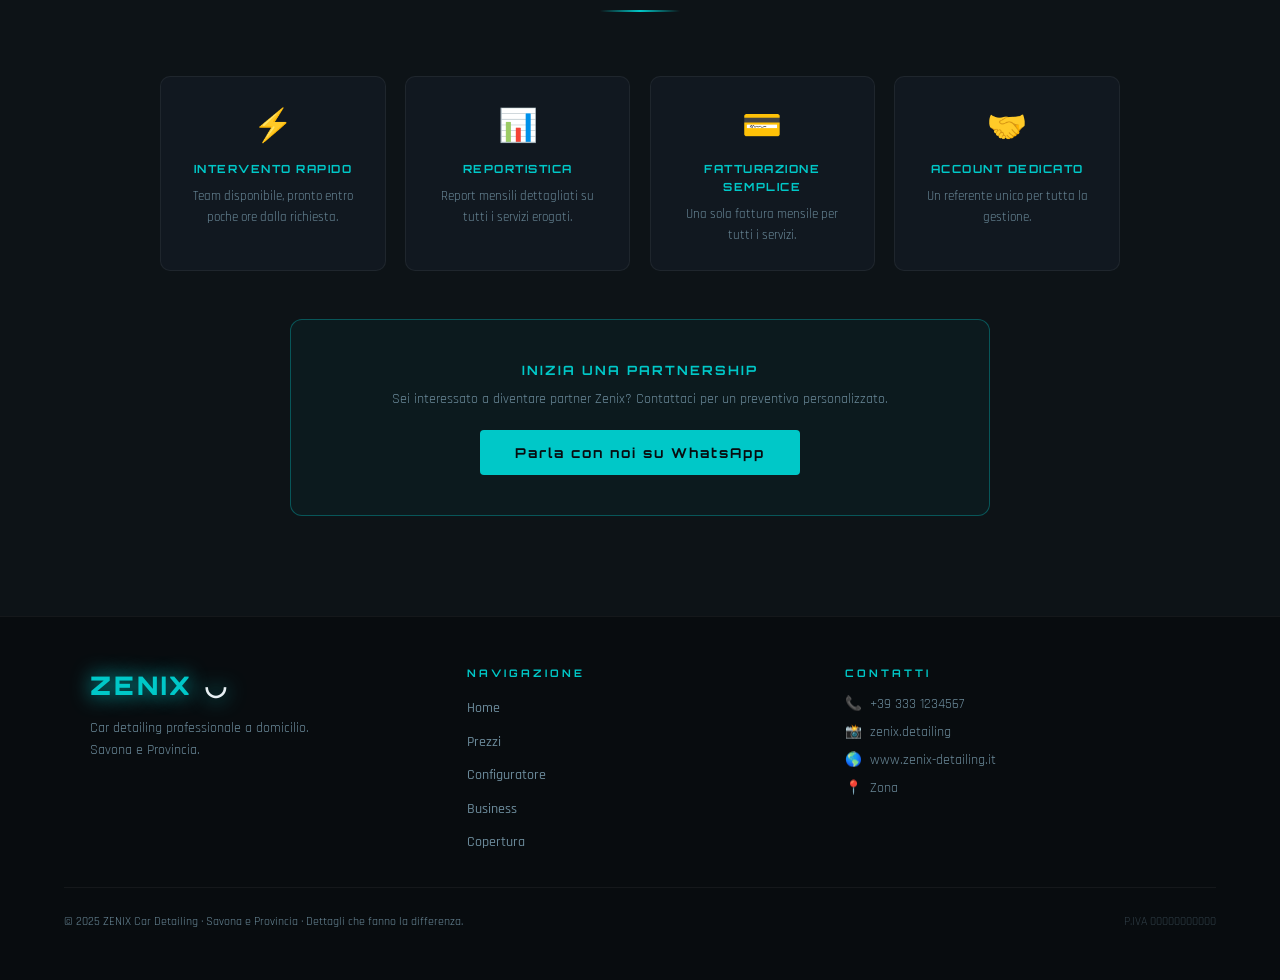
<file: business.html>
<!DOCTYPE html>
<html lang="it" id="html-root">
<head>
<meta charset="UTF-8">
<meta name="viewport" content="width=device-width, initial-scale=1.0">
<meta name="description" content="Soluzioni car detailing per hotel concessionarie aziende. Account dedicato scontistiche volume flotta.">
<title>Business Partnership &ndash; Zenix Car Detailing</title>

<link rel="preconnect" href="https://fonts.googleapis.com">
<link rel="preconnect" href="https://fonts.gstatic.com" crossorigin>
<link href="https://fonts.googleapis.com/css2?family=Orbitron:wght@400;700;900&family=Rajdhani:wght@400;500;600;700&display=swap" rel="stylesheet">

<link rel="stylesheet" href="style.css">
</head>
<body>

<canvas id="particles"></canvas>

<!-- Mobile menu -->
<div class="mob-menu" id="mob-menu" role="dialog" aria-modal="true">
  <div class="mob-menu-grid"></div>
  <div class="mob-scanline"></div>
  <div class="mob-menu-corner tl"></div><div class="mob-menu-corner tr"></div>
  <div class="mob-menu-corner bl"></div><div class="mob-menu-corner br"></div>
  <ul class="mob-nav">
    <li><a href="index.html" class="" onclick="navTo(event,'index.html',closeMobMenu)"><span class="mn-icon">&#127968;</span><span data-i18n="nav_home">Home</span></a></li>
    <li><a href="services.html" class="" onclick="navTo(event,'services.html',closeMobMenu)"><span class="mn-icon">&#128663;</span><span data-i18n="nav_prezzi">Servizi</span></a></li>
    <li><a href="configurator.html" class="" onclick="navTo(event,'configurator.html',closeMobMenu)"><span class="mn-icon">&#129714;</span><span data-i18n="nav_cfg">Configuratore</span></a></li>
    <li><a href="business.html" class="active-page" onclick="navTo(event,'business.html',closeMobMenu)"><span class="mn-icon">&#127976;</span><span data-i18n="nav_biz">Business</span></a></li>
    <li><a href="coverage.html" class="" onclick="navTo(event,'coverage.html',closeMobMenu)"><span class="mn-icon">&#128225;</span><span data-i18n="nav_cov">Copertura</span></a></li>    <li><a href="index.html#prenota" onclick="closeMobMenu()"><span class="mn-icon">&#128197;</span><span data-i18n="nav_prenota">Prenota</span></a></li>
  </ul>
</div>

<!-- WhatsApp float -->
<div class="wa-float" id="wa-float">
  <div class="wa-card" id="wa-card">
    <div class="wa-card-title" data-i18n="wa_title">&#128172; Richiedi Preventivo</div>
    <div class="wa-card-item"><span class="icon">&#9889;</span> <span data-i18n="wa_item1">Risposta entro pochi minuti</span></div>
    <div class="wa-card-item"><span class="icon">&#128205;</span> <span data-i18n="wa_item2">Servizio a domicilio</span></div>
    <div class="wa-card-item"><span class="icon">&#128737;</span> <span data-i18n="wa_item3">Professionisti certificati</span></div>
    <button class="wa-card-cta" onclick="openWhatsApp()" data-i18n="wa_cta">APRI WHATSAPP</button>
  </div>
  <div class="wa-ring wa-ring-1"></div>
  <div class="wa-ring wa-ring-2"></div>
  <div class="wa-btn" id="wa-btn" onclick="openWhatsApp()" title="WhatsApp">
    <svg viewBox="0 0 24 24"><path d="M17.472 14.382c-.297-.149-1.758-.867-2.03-.967-.273-.099-.471-.148-.67.15-.197.297-.767.966-.94 1.164-.173.199-.347.223-.644.075-.297-.15-1.255-.463-2.39-1.475-.883-.788-1.48-1.761-1.653-2.059-.173-.297-.018-.458.13-.606.134-.133.298-.347.446-.52.149-.174.198-.298.298-.497.099-.198.05-.371-.025-.52-.075-.149-.669-1.612-.916-2.207-.242-.579-.487-.5-.669-.51-.173-.008-.371-.01-.57-.01-.198 0-.52.074-.792.372-.272.297-1.04 1.016-1.04 2.479 0 1.462 1.065 2.875 1.213 3.074.149.198 2.096 3.2 5.077 4.487.709.306 1.262.489 1.694.625.712.227 1.36.195 1.871.118.571-.085 1.758-.719 2.006-1.413.248-.694.248-1.289.173-1.413-.074-.124-.272-.198-.57-.347m-5.421 7.403h-.004a9.87 9.87 0 01-5.031-1.378l-.361-.214-3.741.982.998-3.648-.235-.374a9.86 9.86 0 01-1.51-5.26c.001-5.45 4.436-9.884 9.888-9.884 2.64 0 5.122 1.03 6.988 2.898a9.825 9.825 0 012.893 6.994c-.003 5.45-4.437 9.884-9.885 9.884m8.413-18.297A11.815 11.815 0 0012.05 0C5.495 0 .16 5.335.157 11.892c0 2.096.547 4.142 1.588 5.945L.057 24l6.305-1.654a11.882 11.882 0 005.683 1.448h.005c6.554 0 11.89-5.335 11.893-11.893a11.821 11.821 0 00-3.48-8.413Z"/></svg>
  </div>
</div>

<!-- Page transition -->
<div class="page-transition" id="page-transition"></div>

<!-- Admin secret modal -->
<div class="admin-modal-overlay" id="admin-modal">
  <div class="admin-modal-wrap"><div class="admin-modal">
    <button class="admin-modal-close" onclick="closeAdminModal()">&#x2715;</button>
    <h3 data-i18n="admin_modal_title">Area Riservata</h3>
    <p data-i18n="admin_modal_desc">Inserisci la password per accedere.</p>
    <input type="password" id="admin-pwd-input" data-i18n-ph="admin_modal_pwd" placeholder="Password"
      onkeydown="if(event.key==='Enter')checkAdminPwd()">
    <div class="admin-modal-btns">
      <button class="btn-primary" onclick="checkAdminPwd()" data-i18n="admin_modal_btn">ACCEDI</button>
      <button class="btn-outline" onclick="closeAdminModal()" data-i18n="admin_modal_cancel">Annulla</button>
    </div>
  </div></div>
</div>

<!-- Nav -->
<nav id="navbar">
  <div style="display:flex;align-items:center;gap:.5rem;flex-shrink:0">
    <img src="[data-uri]" class="nav-mascot" alt="Zenix">
    <a href="index.html" class="nav-logo" onclick="navTo(event,'index.html')">ZENIX<span> &#9697;</span></a>
  </div>
  <div class="nav-right">
    <div class="lang-selector">
      <button class="lang-btn" onclick="setLang('it')" id="lang-it">IT</button>
      <button class="lang-btn" onclick="setLang('en')" id="lang-en">EN</button>
      <button class="lang-btn" onclick="setLang('fr')" id="lang-fr">FR</button>
      <button class="lang-btn" onclick="setLang('de')" id="lang-de">DE</button>
    </div>
    <button class="hamburger" id="hamburger-btn" aria-label="Menu" onclick="toggleMobMenu()">
      <span></span><span></span><span></span>
    </button>
    <a href="index.html#prenota" class="nav-cta" id="nav-book-btn" data-i18n="nav_book_btn">Prenota</a>
  </div>
</nav>
<section class="page-hero"><div>
  <p class="section-eyebrow" data-i18n="biz_hero_eyebrow">Partnerships</p>
  <h1 class="page-hero-title" data-i18n="biz_hero_title">BUSINESS <span>PARTNERSHIP</span></h1>
  <p class="page-hero-sub" data-i18n="biz_hero_sub">Soluzioni enterprise per hotel, concessionarie e aziende.</p>
</div></section>
<section style="background:var(--black);position:relative;z-index:1;padding:100px 5%">
  <div class="section-header reveal">
    <p class="section-eyebrow" data-i18n="sec_biz">Network</p>
    <h2 class="section-title" data-i18n="biz_system_title">BUSINESS <span>PARTNERSHIP</span> SYSTEM</h2>
    <div class="section-line"></div>
    <p style="color:var(--muted);margin-top:1rem;font-size:.95rem;max-width:560px;margin-inline:auto">
      Zenix e il partner ideale per strutture che richiedono car detailing professionale e scalabile.</p>
  </div>
  <div class="biz-network reveal"><canvas id="bizNetCanvas"></canvas></div>
  <div class="biz-grid">
    <div class="biz-card reveal"><span class="biz-badge" data-i18n="biz_badge_partner">PARTNER</span>
      <span class="biz-card-icon">🏨</span>
      <div class="biz-card-type" data-i18n="biz_sector">Settore</div><div class="biz-card-title" data-i18n="biz_title_hotel">HOTEL</div>
      <ul class="biz-features">
        <li data-i18n="biz_hotel_f1">Servizio nel parcheggio dell hotel</li>
        <li data-i18n="biz_hotel_f2">Sconto dedicato ospiti con targa</li>
        <li data-i18n="biz_hotel_f3">Prenotazioni prioritarie e dedicate</li>
        <li data-i18n="biz_hotel_f4">Account manager singolo</li>
        <li data-i18n="biz_hotel_f5">Fatturazione mensile riepilogativa</li>
      </ul>
      <button class="biz-card-cta" onclick="openWhatsApp()" data-i18n="biz_cta_hotel">Diventa Partner</button>
    </div>
    <div class="biz-card reveal"><span class="biz-badge" data-i18n="biz_badge_enterprise">ENTERPRISE</span>
      <span class="biz-card-icon">🚗</span>
      <div class="biz-card-type" data-i18n="biz_sector">Settore</div><div class="biz-card-title" data-i18n="biz_title_dealer">CONCESSIONARIE</div>
      <ul class="biz-features">
        <li data-i18n="biz_dealer_f1">Preparazione veicoli pre e post-vendita</li>
        <li data-i18n="biz_dealer_f2">Trattamento flotta completa</li>
        <li data-i18n="biz_dealer_f3">Scontistiche volume su pacchetti</li>
        <li data-i18n="biz_dealer_f4">Priorita di intervento garantita</li>
        <li data-i18n="biz_dealer_f5">Reportistica periodica servizi</li>
      </ul>
      <button class="biz-card-cta" onclick="openWhatsApp()" data-i18n="biz_cta_dealer">Richiedi Offerta</button>
    </div>
    <div class="biz-card reveal"><span class="biz-badge" data-i18n="biz_badge_corporate">CORPORATE</span>
      <span class="biz-card-icon">🏢</span>
      <div class="biz-card-type" data-i18n="biz_sector">Settore</div><div class="biz-card-title" data-i18n="biz_title_corp">AZIENDE</div>
      <ul class="biz-features">
        <li data-i18n="biz_corp_f1">Manutenzione flotta aziendale</li>
        <li data-i18n="biz_corp_f2">Intervento programmato in sede</li>
        <li data-i18n="biz_corp_f3">Account manager dedicato</li>
        <li data-i18n="biz_corp_f4">Scontistiche a scalare sui volumi</li>
        <li data-i18n="biz_corp_f5">Contratti annuali con SLA garantiti</li>
      </ul>
      <button class="biz-card-cta" onclick="openWhatsApp()" data-i18n="biz_cta_corp">Contatta il Team</button>
    </div>
  </div>
</section>
<section style="background:var(--dark);position:relative;z-index:1;padding:100px 5%">
  <div class="section-header reveal">
    <p class="section-eyebrow" data-i18n="biz_advantages_eyebrow">Vantaggi</p>
    <h2 class="section-title" data-i18n="why_zenix_title">PERCHE SCEGLIERE <span data-i18n="brand_zenix">ZENIX</span></h2>
    <div class="section-line"></div>
  </div>
  <div class="ent-features">
    <div class="ent-feat reveal"><span class="ent-feat-icon">⚡</span>
      <div class="ent-feat-title" data-i18n="ent_f1_title">INTERVENTO RAPIDO</div>
      <p class="ent-feat-desc" data-i18n="ent_f1_desc">Team disponibile, pronto entro poche ore dalla richiesta.</p></div>
    <div class="ent-feat reveal"><span class="ent-feat-icon">📊</span>
      <div class="ent-feat-title" data-i18n="ent_f2_title">REPORTISTICA</div>
      <p class="ent-feat-desc" data-i18n="ent_f2_desc">Report mensili dettagliati su tutti i servizi erogati.</p></div>
    <div class="ent-feat reveal"><span class="ent-feat-icon">💳</span>
      <div class="ent-feat-title" data-i18n="ent_f3_title">FATTURAZIONE SEMPLICE</div>
      <p class="ent-feat-desc" data-i18n="ent_f3_desc">Una sola fattura mensile per tutti i servizi.</p></div>
    <div class="ent-feat reveal"><span class="ent-feat-icon">🤝</span>
      <div class="ent-feat-title" data-i18n="ent_f4_title">ACCOUNT DEDICATO</div>
      <p class="ent-feat-desc" data-i18n="ent_f4_desc">Un referente unico per tutta la gestione.</p></div>
  </div>
  <div class="biz-contact-bar reveal">
    <h4 data-i18n="biz_partner_title">INIZIA UNA PARTNERSHIP</h4>
    <p data-i18n="biz_partner_desc">Sei interessato a diventare partner Zenix? Contattaci per un preventivo personalizzato.</p>
    <button class="btn-primary" onclick="openWhatsApp()" data-i18n="biz_partner_btn">Parla con noi su WhatsApp</button>
  </div>
</section>

<footer>
  <div class="footer-inner">
    <div class="footer-brand">
      <a href="index.html" class="nav-logo" id="footer-logo-trigger">ZENIX <span>&#9697;</span></a>
      <p data-i18n="footer_brand_desc">Car detailing professionale a domicilio. Savona e Provincia.</p>
    </div>
    <div class="footer-nav">
      <h4 data-i18n="footer_nav_title">Navigazione</h4>
      <ul>
        <li><a href="index.html"><span data-i18n="nav_home">Home</span></a></li>
        <li><a href="services.html"><span data-i18n="nav_prezzi">Servizi</span></a></li>
        <li><a href="configurator.html"><span data-i18n="nav_cfg">Configuratore</span></a></li>
        <li><a href="business.html"><span data-i18n="nav_biz">Business</span></a></li>
        <li><a href="coverage.html"><span data-i18n="nav_cov">Copertura</span></a></li>      </ul>
    </div>
    <div class="footer-contact">
      <h4 data-i18n="footer_contact_title">Contatti</h4>
      <div class="footer-contact-item">&#128222; <a href="tel:+393331234567">+39 333 1234567</a></div>
      <div class="footer-contact-item">&#128248; <a href="#">zenix.detailing</a></div>
      <div class="footer-contact-item">&#127758; <a href="#">www.zenix-detailing.it</a></div>
      <div class="footer-contact-item">&#128205; <span data-i18n="contact_zona">Savona e Provincia</span></div>
    </div>
  </div>
  <div class="footer-bottom">
    <p class="footer-copy" data-i18n="footer_text">&#169; 2026 <span>ZENIX Car Detailing</span> &middot; Savona e Provincia &middot; Dettagli che fanno la differenza.</p>
    <p style="font-size:.72rem;color:rgba(107,138,154,0.4)">P.IVA 00000000000</p>
  </div>
</footer>
<script src="app.js" defer></script>
<script>
document.addEventListener('DOMContentLoaded', function() {
  zenixInit();
});
</script>
</body>
</html>
</file>
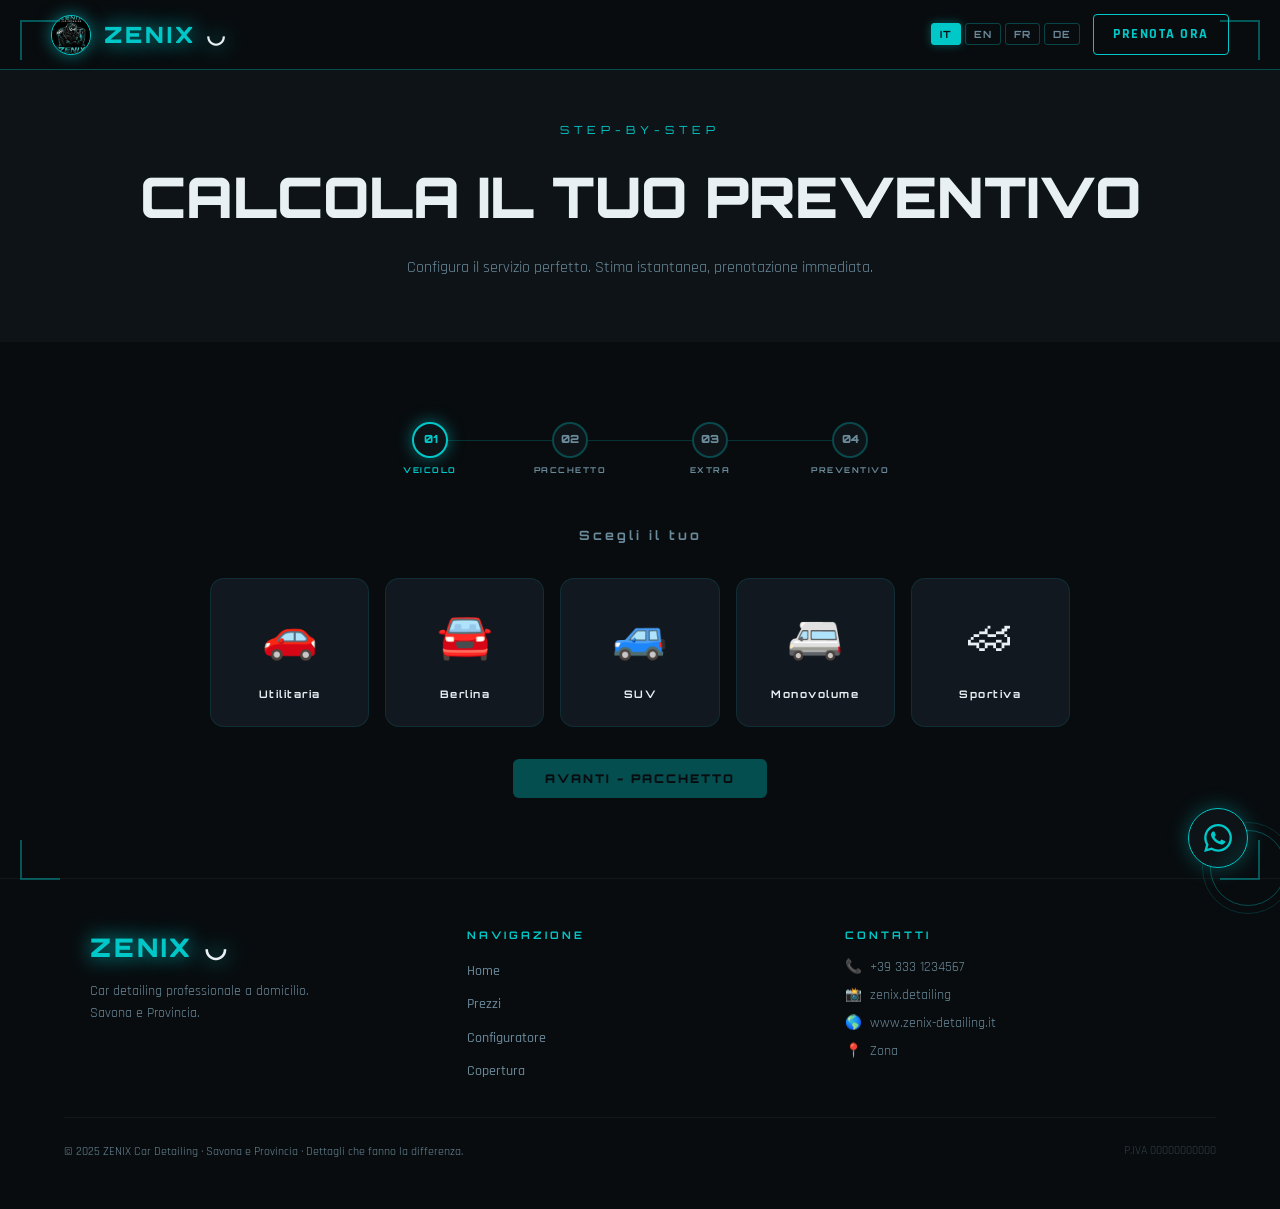
<file: configurator.html>
<!DOCTYPE html>
<html lang="it" id="html-root">
<head>
<meta charset="UTF-8">
<meta name="viewport" content="width=device-width, initial-scale=1.0">
<meta name="description" content="Calcola il preventivo car detailing. Scegli veicolo pacchetto ed extra.">
<title>Configuratore Preventivo &ndash; Zenix Car Detailing</title>

<link rel="preconnect" href="https://fonts.googleapis.com">
<link rel="preconnect" href="https://fonts.gstatic.com" crossorigin>
<link href="https://fonts.googleapis.com/css2?family=Orbitron:wght@400;700;900&family=Rajdhani:wght@400;500;600;700&display=swap" rel="stylesheet">

<link rel="stylesheet" href="style.css">
</head>
<body>

<canvas id="particles"></canvas>

<!-- Mobile menu -->
<div class="mob-menu" id="mob-menu" role="dialog" aria-modal="true">
  <div class="mob-menu-grid"></div>
  <div class="mob-scanline"></div>
  <div class="mob-menu-corner tl"></div><div class="mob-menu-corner tr"></div>
  <div class="mob-menu-corner bl"></div><div class="mob-menu-corner br"></div>
  <ul class="mob-nav">
    <li><a href="index.html" class="" onclick="navTo(event,'index.html',closeMobMenu)"><span class="mn-icon">&#127968;</span><span data-i18n="nav_home">Home</span></a></li>
    <li><a href="services.html" class="" onclick="navTo(event,'services.html',closeMobMenu)"><span class="mn-icon">&#128663;</span><span data-i18n="nav_prezzi">Servizi</span></a></li>
    <li><a href="configurator.html" class="active-page" onclick="navTo(event,'configurator.html',closeMobMenu)"><span class="mn-icon">&#129714;</span><span data-i18n="nav_cfg">Configuratore</span></a></li>
    <li><a href="coverage.html" class="" onclick="navTo(event,'coverage.html',closeMobMenu)"><span class="mn-icon">&#128225;</span><span data-i18n="nav_cov">Copertura</span></a></li>    <li><a href="index.html#prenota" onclick="closeMobMenu()"><span class="mn-icon">&#128197;</span><span data-i18n="nav_prenota">Prenota</span></a></li>
  </ul>
</div>

<!-- WhatsApp float -->
<div class="wa-float" id="wa-float">
  <div class="wa-card" id="wa-card">
    <div class="wa-card-title" data-i18n="wa_title">&#128172; Richiedi Preventivo</div>
    <div class="wa-card-item"><span class="icon">&#9889;</span> <span data-i18n="wa_item1">Risposta entro pochi minuti</span></div>
    <div class="wa-card-item"><span class="icon">&#128205;</span> <span data-i18n="wa_item2">Servizio a domicilio</span></div>
    <div class="wa-card-item"><span class="icon">&#128737;</span> <span data-i18n="wa_item3">Professionisti certificati</span></div>
    <button class="wa-card-cta" onclick="openWhatsApp()" data-i18n="wa_cta">APRI WHATSAPP</button>
  </div>
  <div class="wa-ring wa-ring-1"></div>
  <div class="wa-ring wa-ring-2"></div>
  <div class="wa-btn" id="wa-btn" onclick="openWhatsApp()" title="WhatsApp">
    <svg viewBox="0 0 24 24"><path d="M17.472 14.382c-.297-.149-1.758-.867-2.03-.967-.273-.099-.471-.148-.67.15-.197.297-.767.966-.94 1.164-.173.199-.347.223-.644.075-.297-.15-1.255-.463-2.39-1.475-.883-.788-1.48-1.761-1.653-2.059-.173-.297-.018-.458.13-.606.134-.133.298-.347.446-.52.149-.174.198-.298.298-.497.099-.198.05-.371-.025-.52-.075-.149-.669-1.612-.916-2.207-.242-.579-.487-.5-.669-.51-.173-.008-.371-.01-.57-.01-.198 0-.52.074-.792.372-.272.297-1.04 1.016-1.04 2.479 0 1.462 1.065 2.875 1.213 3.074.149.198 2.096 3.2 5.077 4.487.709.306 1.262.489 1.694.625.712.227 1.36.195 1.871.118.571-.085 1.758-.719 2.006-1.413.248-.694.248-1.289.173-1.413-.074-.124-.272-.198-.57-.347m-5.421 7.403h-.004a9.87 9.87 0 01-5.031-1.378l-.361-.214-3.741.982.998-3.648-.235-.374a9.86 9.86 0 01-1.51-5.26c.001-5.45 4.436-9.884 9.888-9.884 2.64 0 5.122 1.03 6.988 2.898a9.825 9.825 0 012.893 6.994c-.003 5.45-4.437 9.884-9.885 9.884m8.413-18.297A11.815 11.815 0 0012.05 0C5.495 0 .16 5.335.157 11.892c0 2.096.547 4.142 1.588 5.945L.057 24l6.305-1.654a11.882 11.882 0 005.683 1.448h.005c6.554 0 11.89-5.335 11.893-11.893a11.821 11.821 0 00-3.48-8.413Z"/></svg>
  </div>
</div>

<!-- Page transition -->
<div class="page-transition" id="page-transition"></div>

<!-- Admin secret modal -->
<div class="admin-modal-overlay" id="admin-modal">
  <div class="admin-modal-wrap"><div class="admin-modal">
    <button class="admin-modal-close" onclick="closeAdminModal()">&#x2715;</button>
    <h3 data-i18n="admin_modal_title">Area Riservata</h3>
    <p data-i18n="admin_modal_desc">Inserisci la password per accedere.</p>
    <input type="password" id="admin-pwd-input" data-i18n-ph="admin_modal_pwd" placeholder="Password"
      onkeydown="if(event.key==='Enter')checkAdminPwd()">
    <div class="admin-modal-btns">
      <button class="btn-primary" onclick="checkAdminPwd()" data-i18n="admin_modal_btn">ACCEDI</button>
      <button class="btn-outline" onclick="closeAdminModal()" data-i18n="admin_modal_cancel">Annulla</button>
    </div>
  </div></div>
</div>

<!-- Nav -->
<nav id="navbar">
  <div style="display:flex;align-items:center;gap:.5rem;flex-shrink:0">
    <img src="[data-uri]" class="nav-mascot" alt="Zenix">
    <a href="index.html" class="nav-logo" onclick="navTo(event,'index.html')">ZENIX<span> &#9697;</span></a>
  </div>
  <div class="nav-right">
    <div class="lang-selector">
      <button class="lang-btn" onclick="setLang('it')" id="lang-it">IT</button>
      <button class="lang-btn" onclick="setLang('en')" id="lang-en">EN</button>
      <button class="lang-btn" onclick="setLang('fr')" id="lang-fr">FR</button>
      <button class="lang-btn" onclick="setLang('de')" id="lang-de">DE</button>
    </div>
    <button class="hamburger" id="hamburger-btn" aria-label="Menu" onclick="toggleMobMenu()">
      <span></span><span></span><span></span>
    </button>
    <a href="index.html#prenota" class="nav-cta" id="nav-book-btn" data-i18n="nav_book_btn">Prenota</a>
  </div>
</nav>
<section class="page-hero"><div>
  <p class="section-eyebrow" data-i18n="cfg_hero_eyebrow">Step-by-step</p>
  <h1 class="page-hero-title" data-i18n="cfg_page_title">CALCOLA IL TUO <span>PREVENTIVO</span></h1>
  <p class="page-hero-sub" data-i18n="cfg_page_sub">Configura il servizio perfetto. Stima istantanea, prenotazione immediata.</p>
</div></section>
<section style="background:var(--black);position:relative;z-index:1;padding:80px 5%">
  <div class="cfg-steps" id="cfg-steps">
    <div class="cfg-step active" id="cfg-step-1"><div class="cfg-step-num">01</div><div class="cfg-step-label" data-i18n="cfg_step_vehicle">Veicolo</div></div>
    <div class="cfg-step" id="cfg-step-2"><div class="cfg-step-num">02</div><div class="cfg-step-label" data-i18n="cfg_step_package">Pacchetto</div></div>
    <div class="cfg-step" id="cfg-step-3"><div class="cfg-step-num">03</div><div class="cfg-step-label" data-i18n="cfg_step_extra">Extra</div></div>
    <div class="cfg-step" id="cfg-step-4"><div class="cfg-step-num">04</div><div class="cfg-step-label" data-i18n="cfg_step_quote">Preventivo</div></div>
  </div>
  <div class="cfg-panel active" id="cfg-panel-1">
    <p class="cfg-step-title" data-i18n="cfg_s1_title">Scegli il tuo <span data-i18n="cfg_s1_title_span">tipo di veicolo</span></p>
    <div class="cfg-vehicles">
      <div class="cfg-vehicle" onclick="cfgSelectVehicle(this,'Utilitaria',0,'🚗')"><span class="cfg-vehicle-icon">🚗</span><div class="cfg-vehicle-name" data-i18n="cfg_veh_1">Utilitaria</div><div class="cfg-vehicle-check">v</div></div>
      <div class="cfg-vehicle" onclick="cfgSelectVehicle(this,'Berlina',10,'🚘')"><span class="cfg-vehicle-icon">🚘</span><div class="cfg-vehicle-name" data-i18n="cfg_veh_2">Berlina</div><div class="cfg-vehicle-check">v</div></div>
      <div class="cfg-vehicle" onclick="cfgSelectVehicle(this,'SUV',15,'🚙')"><span class="cfg-vehicle-icon">🚙</span><div class="cfg-vehicle-name" data-i18n="cfg_veh_3">SUV</div><div class="cfg-vehicle-check">v</div></div>
      <div class="cfg-vehicle" onclick="cfgSelectVehicle(this,'Monovolume',20,'🚐')"><span class="cfg-vehicle-icon">🚐</span><div class="cfg-vehicle-name" data-i18n="cfg_veh_4">Monovolume</div><div class="cfg-vehicle-check">v</div></div>
      <div class="cfg-vehicle" onclick="cfgSelectVehicle(this,'Sportiva',20,'🏎')"><span class="cfg-vehicle-icon">🏎</span><div class="cfg-vehicle-name" data-i18n="cfg_veh_5">Sportiva</div><div class="cfg-vehicle-check">v</div></div>
    </div>
    <div class="cfg-nav"><button class="cfg-btn-next" id="cfg-next-1" onclick="cfgGoTo(2)" disabled data-i18n="cfg_next1">AVANTI - PACCHETTO</button></div>
  </div>
  <div class="cfg-panel" id="cfg-panel-2">
    <p class="cfg-step-title" data-i18n="cfg_s2_title">Scegli il tuo <span data-i18n="cfg_s2_title_span">pacchetto</span></p>
    <div class="cfg-packages">
      <div class="cfg-pkg" onclick="cfgSelectPkg(this,'Basic',45,'1.5h')"><div class="cfg-pkg-name" data-i18n="pkg_name_basic">BASIC</div><div class="cfg-pkg-price-hint">da 45</div><ul class="cfg-pkg-features"><li data-i18n="cfg_basic_f1">Lavaggio esterno</li><li data-i18n="cfg_basic_f2">Pulizia interni base</li><li data-i18n="cfg_basic_f3">Vetri</li></ul></div>
      <div class="cfg-pkg" onclick="cfgSelectPkg(this,'Complete',70,'2.5h')"><div class="cfg-pkg-badge" data-i18n="pkg_badge_featured">Piu scelto</div><div class="cfg-pkg-name" data-i18n="pkg_name_complete">COMPLETE</div><div class="cfg-pkg-price-hint">da 70</div><ul class="cfg-pkg-features"><li data-i18n="cfg_complete_f1">Tutto Basic</li><li data-i18n="cfg_complete_f2">Protezione vernice</li><li data-i18n="cfg_complete_f3">Pulizia sedili</li><li data-i18n="cfg_complete_f4">Bagagliaio</li></ul></div>
      <div class="cfg-pkg" onclick="cfgSelectPkg(this,'Premium',160,'4h')"><div class="cfg-pkg-name" data-i18n="pkg_name_premium">PREMIUM</div><div class="cfg-pkg-price-hint">da 160</div><ul class="cfg-pkg-features"><li data-i18n="cfg_premium_f1">Tutto Complete</li><li data-i18n="cfg_premium_f2">Lucidatura</li><li data-i18n="cfg_premium_f3">Deep clean</li><li data-i18n="cfg_premium_f4">Ozono</li></ul></div>
    </div>
    <div class="cfg-nav"><button class="cfg-btn-back" onclick="cfgGoTo(1)" data-i18n="cfg_back">Indietro</button><button class="cfg-btn-next" id="cfg-next-2" onclick="cfgGoTo(3)" disabled data-i18n="cfg_next2">AVANTI - EXTRA</button></div>
  </div>
  <div class="cfg-panel" id="cfg-panel-3">
    <p class="cfg-step-title" data-i18n="cfg_s3_title">Aggiungi <span data-i18n="cfg_s3_title_span">servizi extra</span> (<span data-i18n="cfg_optional">opzionale</span>)</p>
    <div class="cfg-extras-grid">
      <div class="cfg-extra-toggle" onclick="cfgToggleExtra(this,'Deep Clean',0)"><div class="cfg-extra-chk"></div><div class="cfg-extra-info"><div class="cfg-extra-name" data-i18n="extra_card_name_deep">Deep Clean Interni</div><div class="cfg-extra-price" data-i18n="cfg_on_quote">Su preventivo</div></div></div>
      <div class="cfg-extra-toggle is-coming-soon" aria-disabled="true"><div class="cfg-extra-chk">&#128274;</div><div class="cfg-extra-info"><div class="cfg-extra-name" data-i18n="cfg_extra_luc1">Lucidatura One Step</div><div class="cfg-extra-price" data-i18n="coming_soon_badge">IN ARRIVO</div></div></div>
      <div class="cfg-extra-toggle is-coming-soon" aria-disabled="true"><div class="cfg-extra-chk">&#128274;</div><div class="cfg-extra-info"><div class="cfg-extra-name" data-i18n="cfg_extra_luc2">Lucidatura Two Step</div><div class="cfg-extra-price" data-i18n="coming_soon_badge">IN ARRIVO</div></div></div>
      <div class="cfg-extra-toggle" onclick="cfgToggleExtra(this,'Restauro Fari',80)"><div class="cfg-extra-chk"></div><div class="cfg-extra-info"><div class="cfg-extra-name" data-i18n="extra_card_name_fari">Restauro Fari</div><div class="cfg-extra-price">+80</div></div></div>
    </div>
    <div class="cfg-nav"><button class="cfg-btn-back" onclick="cfgGoTo(2)" data-i18n="cfg_back">Indietro</button><button class="cfg-btn-next" onclick="cfgGoTo(4)" data-i18n="cfg_calc">CALCOLA PREVENTIVO</button></div>
  </div>
  <div class="cfg-panel" id="cfg-panel-4">
    <div class="cfg-result">
      <div class="cfg-result-header">
        <div><div class="cfg-result-label" data-i18n="cfg_result_estimate">Preventivo Stimato</div><div class="cfg-result-price-main" id="cfg-price-main">--</div><div style="font-size:.78rem;color:var(--muted);margin-top:.3rem" data-i18n="cfg_result_note">Prezzo finale dopo ispezione</div></div>
        <div style="text-align:right"><div class="cfg-result-label" data-i18n="cfg_result_duration">Durata</div><div class="cfg-result-time-val" id="cfg-time-val">--</div></div>
      </div>
      <div class="cfg-result-rows" id="cfg-result-rows"></div>
      <div class="cfg-result-btns">
        <a href="index.html#prenota" class="btn-primary" onclick="navTo(event,'index.html')" data-i18n="nav_book_btn">Prenota Ora</a>
        <button class="btn-outline" onclick="openWhatsApp()" data-i18n="cfg_ask_info">Richiedi Info</button>
      </div>
    </div>
    <div class="cfg-nav"><button class="cfg-btn-back" onclick="cfgGoTo(3)" data-i18n="cfg_reconfigure">Riconfigura</button></div>
  </div>
</section>

<footer>
  <div class="footer-inner">
    <div class="footer-brand">
      <a href="index.html" class="nav-logo" id="footer-logo-trigger">ZENIX <span>&#9697;</span></a>
      <p data-i18n="footer_brand_desc">Car detailing professionale a domicilio. Savona e Provincia.</p>
    </div>
    <div class="footer-nav">
      <h4 data-i18n="footer_nav_title">Navigazione</h4>
      <ul>
        <li><a href="index.html"><span data-i18n="nav_home">Home</span></a></li>
        <li><a href="services.html"><span data-i18n="nav_prezzi">Servizi</span></a></li>
        <li><a href="configurator.html"><span data-i18n="nav_cfg">Configuratore</span></a></li>
        <li><a href="coverage.html"><span data-i18n="nav_cov">Copertura</span></a></li>      </ul>
    </div>
    <div class="footer-contact">
      <h4 data-i18n="footer_contact_title">Contatti</h4>
      <div class="footer-contact-item">&#128222; <a href="tel:+393331234567">+39 333 1234567</a></div>
      <div class="footer-contact-item">&#128248; <a href="#">zenix.detailing</a></div>
      <div class="footer-contact-item">&#127758; <a href="#">www.zenix-detailing.it</a></div>
      <div class="footer-contact-item">&#128205; <span data-i18n="contact_zona">Savona e Provincia</span></div>
    </div>
  </div>
  <div class="footer-bottom">
    <p class="footer-copy" data-i18n="footer_text">&#169; 2026 <span>ZENIX Car Detailing</span> &middot; Savona e Provincia &middot; Dettagli che fanno la differenza.</p>
    <p style="font-size:.72rem;color:rgba(107,138,154,0.4)">P.IVA 00000000000</p>
  </div>
</footer>
<script src="app.js" defer></script>
<script>
document.addEventListener('DOMContentLoaded', function() {
  zenixInit();
});
</script>
</body>
</html>
</file>
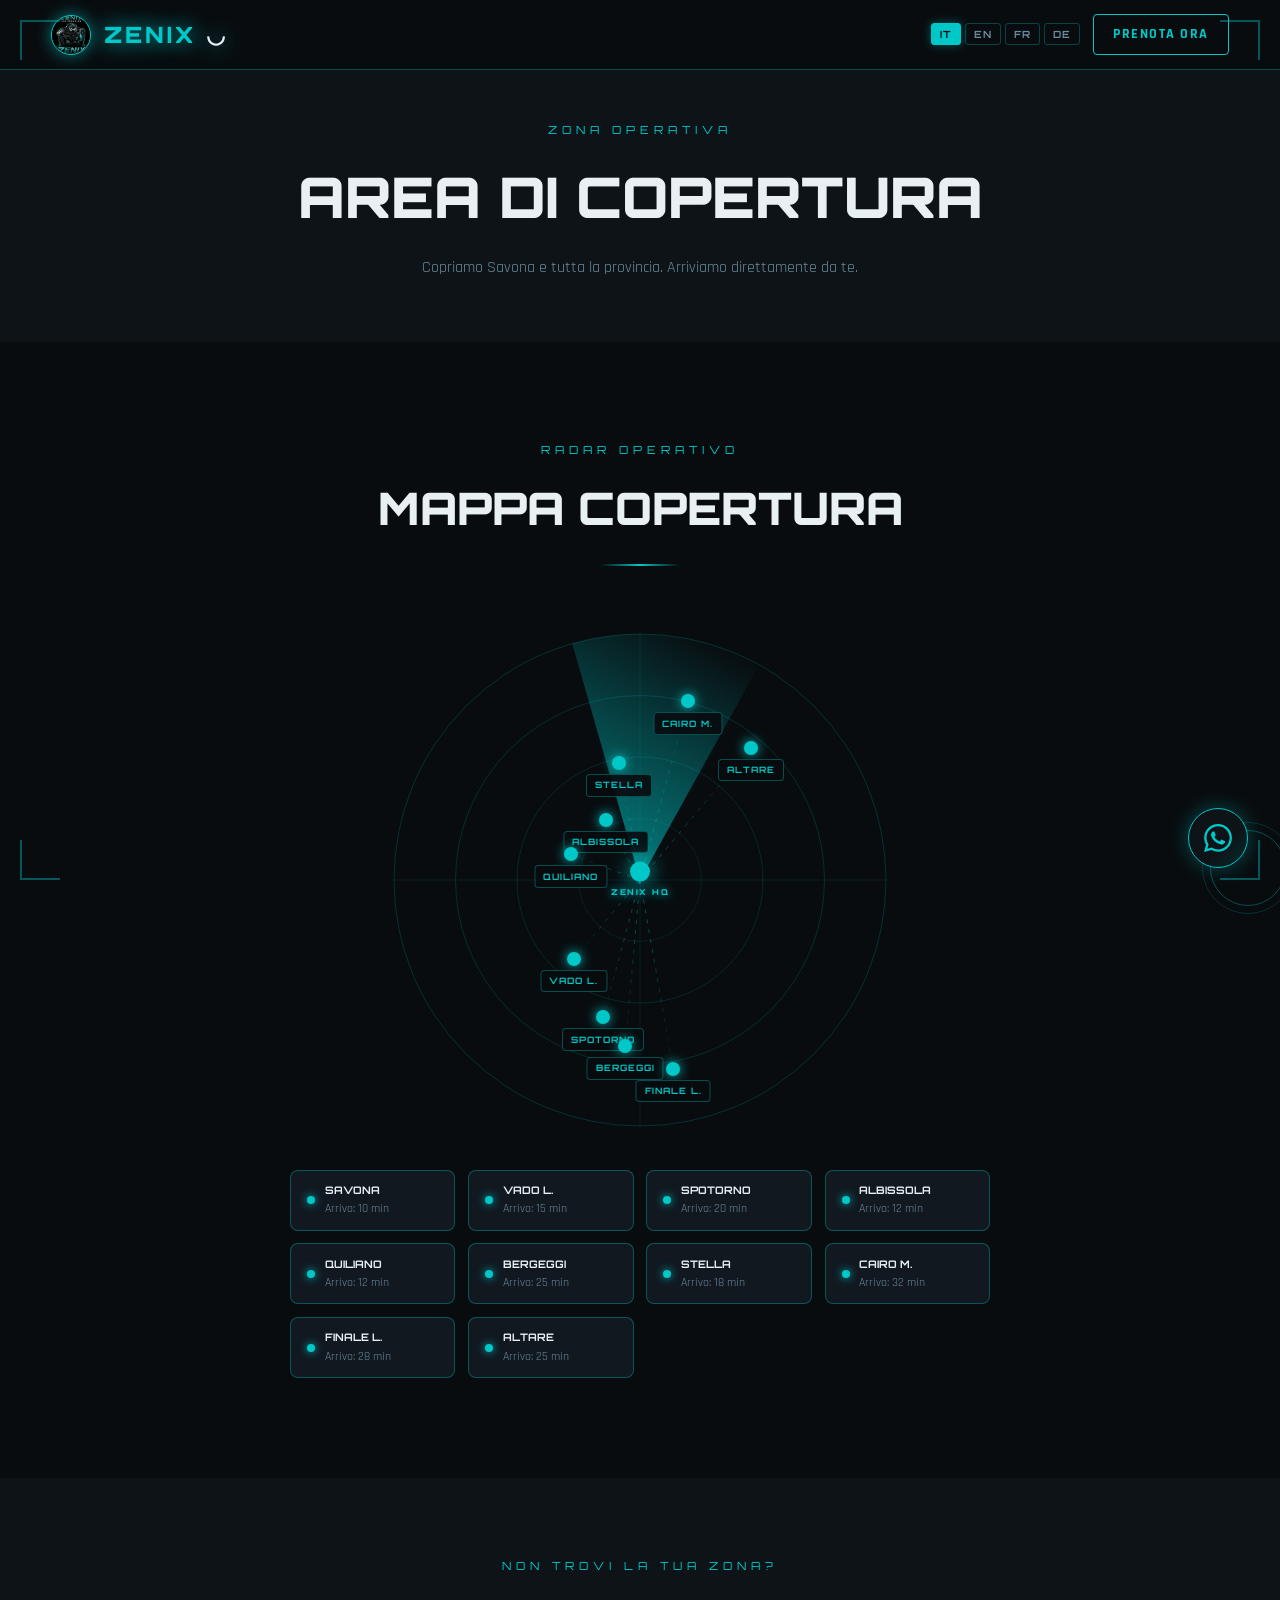
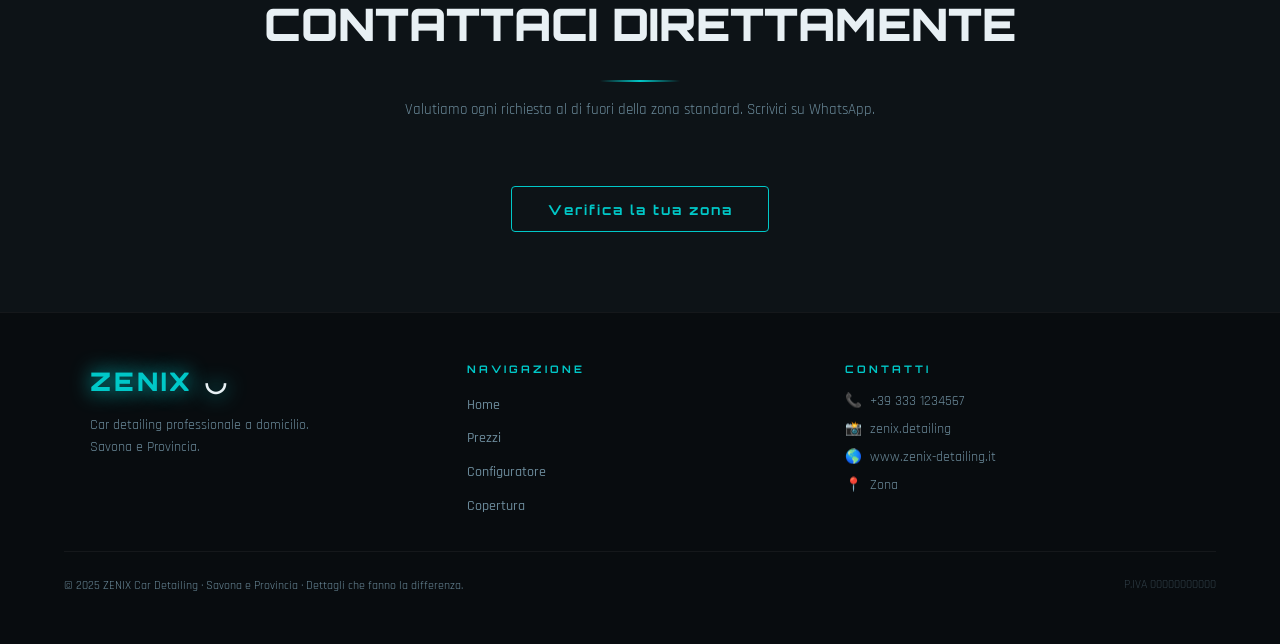
<file: coverage.html>
<!DOCTYPE html>
<html lang="it" id="html-root">
<head>
<meta charset="UTF-8">
<meta name="viewport" content="width=device-width, initial-scale=1.0">
<meta name="description" content="Car detailing domicilio Savona Vado Spotorno Albissola provincia. Radar mappa tempi arrivo.">
<title>Area di Copertura &ndash; Zenix Car Detailing Savona</title>

<link rel="preconnect" href="https://fonts.googleapis.com">
<link rel="preconnect" href="https://fonts.gstatic.com" crossorigin>
<link href="https://fonts.googleapis.com/css2?family=Orbitron:wght@400;700;900&family=Rajdhani:wght@400;500;600;700&display=swap" rel="stylesheet">

<link rel="stylesheet" href="style.css">
</head>
<body>

<canvas id="particles"></canvas>

<!-- Mobile menu -->
<div class="mob-menu" id="mob-menu" role="dialog" aria-modal="true">
  <div class="mob-menu-grid"></div>
  <div class="mob-scanline"></div>
  <div class="mob-menu-corner tl"></div><div class="mob-menu-corner tr"></div>
  <div class="mob-menu-corner bl"></div><div class="mob-menu-corner br"></div>
  <ul class="mob-nav">
    <li><a href="index.html" class="" onclick="navTo(event,'index.html',closeMobMenu)"><span class="mn-icon">&#127968;</span><span data-i18n="nav_home">Home</span></a></li>
    <li><a href="services.html" class="" onclick="navTo(event,'services.html',closeMobMenu)"><span class="mn-icon">&#128663;</span><span data-i18n="nav_prezzi">Servizi</span></a></li>
    <li><a href="configurator.html" class="" onclick="navTo(event,'configurator.html',closeMobMenu)"><span class="mn-icon">&#129714;</span><span data-i18n="nav_cfg">Configuratore</span></a></li>
    <li><a href="coverage.html" class="active-page" onclick="navTo(event,'coverage.html',closeMobMenu)"><span class="mn-icon">&#128225;</span><span data-i18n="nav_cov">Copertura</span></a></li>    <li><a href="index.html#prenota" onclick="closeMobMenu()"><span class="mn-icon">&#128197;</span><span data-i18n="nav_prenota">Prenota</span></a></li>
  </ul>
</div>

<!-- WhatsApp float -->
<div class="wa-float" id="wa-float">
  <div class="wa-card" id="wa-card">
    <div class="wa-card-title" data-i18n="wa_title">&#128172; Richiedi Preventivo</div>
    <div class="wa-card-item"><span class="icon">&#9889;</span> <span data-i18n="wa_item1">Risposta entro pochi minuti</span></div>
    <div class="wa-card-item"><span class="icon">&#128205;</span> <span data-i18n="wa_item2">Servizio a domicilio</span></div>
    <div class="wa-card-item"><span class="icon">&#128737;</span> <span data-i18n="wa_item3">Professionisti certificati</span></div>
    <button class="wa-card-cta" onclick="openWhatsApp()" data-i18n="wa_cta">APRI WHATSAPP</button>
  </div>
  <div class="wa-ring wa-ring-1"></div>
  <div class="wa-ring wa-ring-2"></div>
  <div class="wa-btn" id="wa-btn" onclick="openWhatsApp()" title="WhatsApp">
    <svg viewBox="0 0 24 24"><path d="M17.472 14.382c-.297-.149-1.758-.867-2.03-.967-.273-.099-.471-.148-.67.15-.197.297-.767.966-.94 1.164-.173.199-.347.223-.644.075-.297-.15-1.255-.463-2.39-1.475-.883-.788-1.48-1.761-1.653-2.059-.173-.297-.018-.458.13-.606.134-.133.298-.347.446-.52.149-.174.198-.298.298-.497.099-.198.05-.371-.025-.52-.075-.149-.669-1.612-.916-2.207-.242-.579-.487-.5-.669-.51-.173-.008-.371-.01-.57-.01-.198 0-.52.074-.792.372-.272.297-1.04 1.016-1.04 2.479 0 1.462 1.065 2.875 1.213 3.074.149.198 2.096 3.2 5.077 4.487.709.306 1.262.489 1.694.625.712.227 1.36.195 1.871.118.571-.085 1.758-.719 2.006-1.413.248-.694.248-1.289.173-1.413-.074-.124-.272-.198-.57-.347m-5.421 7.403h-.004a9.87 9.87 0 01-5.031-1.378l-.361-.214-3.741.982.998-3.648-.235-.374a9.86 9.86 0 01-1.51-5.26c.001-5.45 4.436-9.884 9.888-9.884 2.64 0 5.122 1.03 6.988 2.898a9.825 9.825 0 012.893 6.994c-.003 5.45-4.437 9.884-9.885 9.884m8.413-18.297A11.815 11.815 0 0012.05 0C5.495 0 .16 5.335.157 11.892c0 2.096.547 4.142 1.588 5.945L.057 24l6.305-1.654a11.882 11.882 0 005.683 1.448h.005c6.554 0 11.89-5.335 11.893-11.893a11.821 11.821 0 00-3.48-8.413Z"/></svg>
  </div>
</div>

<!-- Page transition -->
<div class="page-transition" id="page-transition"></div>

<!-- Admin secret modal -->
<div class="admin-modal-overlay" id="admin-modal">
  <div class="admin-modal-wrap"><div class="admin-modal">
    <button class="admin-modal-close" onclick="closeAdminModal()">&#x2715;</button>
    <h3 data-i18n="admin_modal_title">Area Riservata</h3>
    <p data-i18n="admin_modal_desc">Inserisci la password per accedere.</p>
    <input type="password" id="admin-pwd-input" data-i18n-ph="admin_modal_pwd" placeholder="Password"
      onkeydown="if(event.key==='Enter')checkAdminPwd()">
    <div class="admin-modal-btns">
      <button class="btn-primary" onclick="checkAdminPwd()" data-i18n="admin_modal_btn">ACCEDI</button>
      <button class="btn-outline" onclick="closeAdminModal()" data-i18n="admin_modal_cancel">Annulla</button>
    </div>
  </div></div>
</div>

<!-- Nav -->
<nav id="navbar">
  <div style="display:flex;align-items:center;gap:.5rem;flex-shrink:0">
    <img src="[data-uri]" class="nav-mascot" alt="Zenix">
    <a href="index.html" class="nav-logo" onclick="navTo(event,'index.html')">ZENIX<span> &#9697;</span></a>
  </div>
  <div class="nav-right">
    <div class="lang-selector">
      <button class="lang-btn" onclick="setLang('it')" id="lang-it">IT</button>
      <button class="lang-btn" onclick="setLang('en')" id="lang-en">EN</button>
      <button class="lang-btn" onclick="setLang('fr')" id="lang-fr">FR</button>
      <button class="lang-btn" onclick="setLang('de')" id="lang-de">DE</button>
    </div>
    <button class="hamburger" id="hamburger-btn" aria-label="Menu" onclick="toggleMobMenu()">
      <span></span><span></span><span></span>
    </button>
    <a href="index.html#prenota" class="nav-cta" id="nav-book-btn" data-i18n="nav_book_btn">Prenota</a>
  </div>
</nav>
<section class="page-hero"><div>
  <p class="section-eyebrow" data-i18n="cov_hero_eyebrow">Zona Operativa</p>
  <h1 class="page-hero-title" data-i18n="cov_hero_title">AREA DI <span>COPERTURA</span></h1>
  <p class="page-hero-sub" data-i18n="cov_hero_sub">Copriamo Savona e tutta la provincia. Arriviamo direttamente da te.</p>
</div></section>
<section style="background:var(--black);position:relative;z-index:1;padding:100px 5%">
  <div class="section-header reveal">
    <p class="section-eyebrow" data-i18n="cov_radar_eyebrow">Radar Operativo</p>
    <h2 class="section-title" data-i18n="cov_map_title">MAPPA <span>COPERTURA</span></h2>
    <div class="section-line"></div>
  </div>
  <div class="radar-wrap reveal">
    <div class="radar-canvas-wrap">
      <canvas id="radarCanvas"></canvas>
      <div class="radar-hq"><div class="radar-hq-dot"></div><div class="radar-hq-label" data-i18n="cov_hq_label">ZENIX HQ</div></div>
      <div id="radar-nodes" style="position:absolute;inset:0"></div>
    </div>
    <div class="copertura-list" id="copertura-list"></div>
  </div>
</section>
<section style="background:var(--dark);position:relative;z-index:1;padding:80px 5%">
  <div class="section-header reveal">
    <p class="section-eyebrow" data-i18n="cov_notfound_eyebrow">Non trovi la tua zona?</p>
    <h2 class="section-title" data-i18n="cov_contact_title">CONTATTACI <span>DIRETTAMENTE</span></h2>
    <div class="section-line"></div>
    <p style="color:var(--muted);margin-top:1rem;font-size:.95rem;max-width:500px;margin-inline:auto" data-i18n="cov_notfound_desc">
      Valutiamo ogni richiesta al di fuori della zona standard. Scriviici su WhatsApp.</p>
  </div>
  <div style="text-align:center;margin-top:2rem">
    <button class="btn-outline" onclick="openWhatsApp()" data-i18n="coverage_cta_btn">Verifica la tua zona</button>
  </div>
</section>

<footer>
  <div class="footer-inner">
    <div class="footer-brand">
      <a href="index.html" class="nav-logo" id="footer-logo-trigger">ZENIX <span>&#9697;</span></a>
      <p data-i18n="footer_brand_desc">Car detailing professionale a domicilio. Savona e Provincia.</p>
    </div>
    <div class="footer-nav">
      <h4 data-i18n="footer_nav_title">Navigazione</h4>
      <ul>
        <li><a href="index.html"><span data-i18n="nav_home">Home</span></a></li>
        <li><a href="services.html"><span data-i18n="nav_prezzi">Servizi</span></a></li>
        <li><a href="configurator.html"><span data-i18n="nav_cfg">Configuratore</span></a></li>
        <li><a href="coverage.html"><span data-i18n="nav_cov">Copertura</span></a></li>      </ul>
    </div>
    <div class="footer-contact">
      <h4 data-i18n="footer_contact_title">Contatti</h4>
      <div class="footer-contact-item">&#128222; <a href="tel:+393331234567">+39 333 1234567</a></div>
      <div class="footer-contact-item">&#128248; <a href="#">zenix.detailing</a></div>
      <div class="footer-contact-item">&#127758; <a href="#">www.zenix-detailing.it</a></div>
      <div class="footer-contact-item">&#128205; <span data-i18n="contact_zona">Savona e Provincia</span></div>
    </div>
  </div>
  <div class="footer-bottom">
    <p class="footer-copy" data-i18n="footer_text">&#169; 2026 <span>ZENIX Car Detailing</span> &middot; Savona e Provincia &middot; Dettagli che fanno la differenza.</p>
    <p style="font-size:.72rem;color:rgba(107,138,154,0.4)">P.IVA 00000000000</p>
  </div>
</footer>
<script src="app.js" defer></script>
<script>
document.addEventListener('DOMContentLoaded', function() {
  zenixInit();
});
</script>
</body>
</html>
</file>
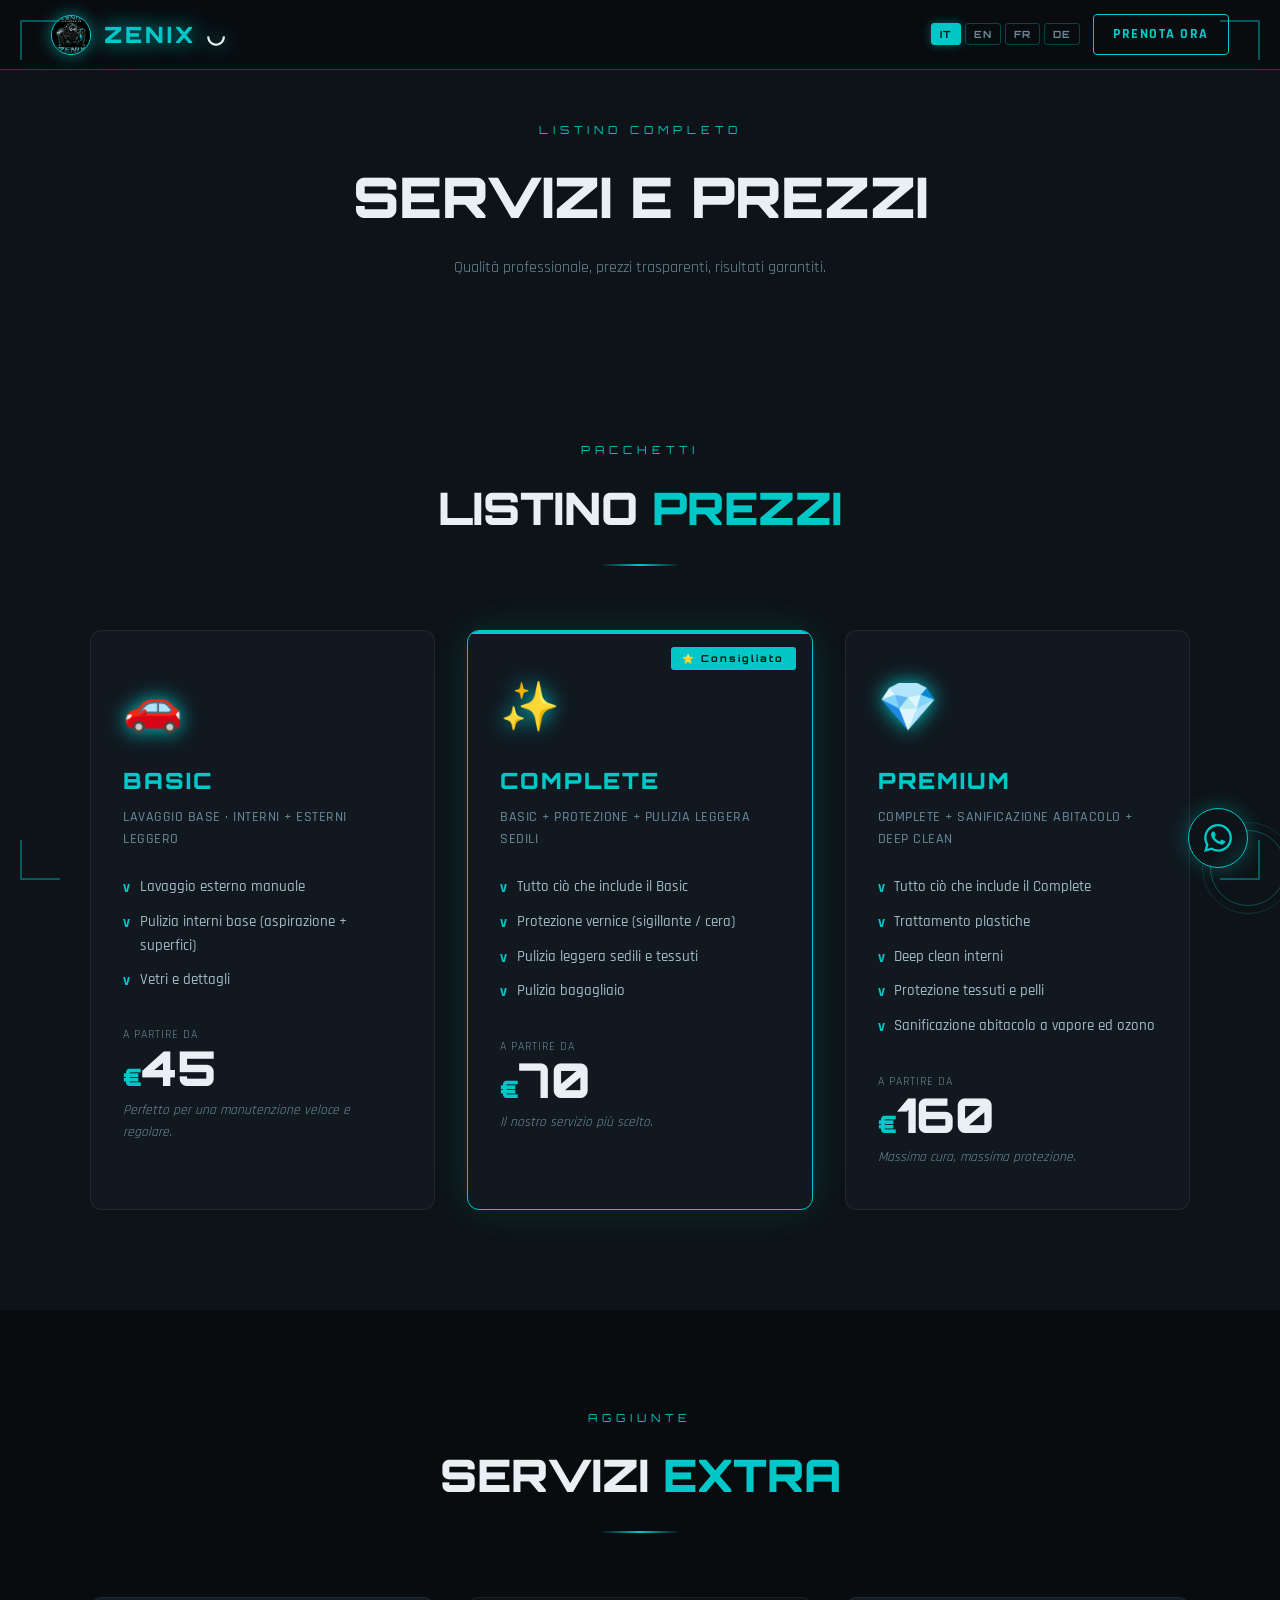
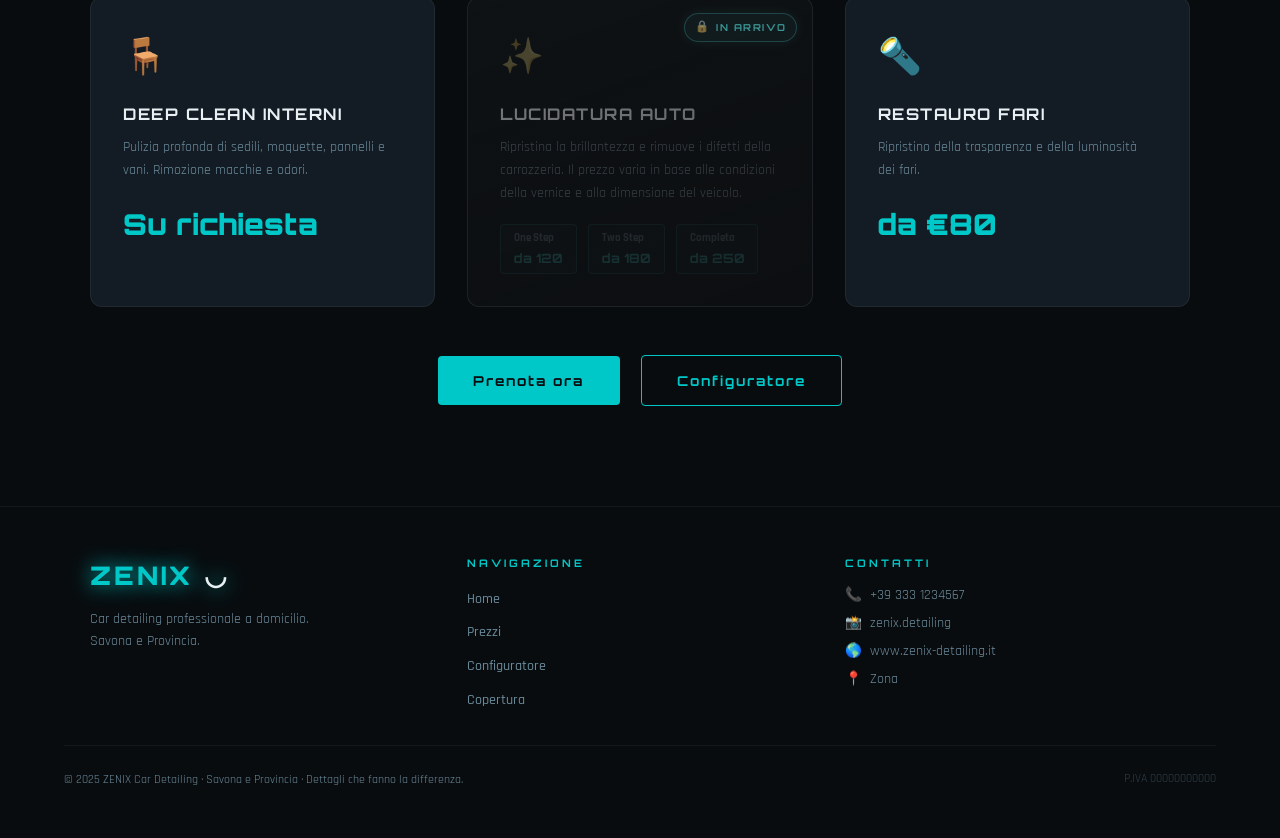
<file: services.html>
<!DOCTYPE html>
<html lang="it" id="html-root">
<head>
<meta charset="UTF-8">
<meta name="viewport" content="width=device-width, initial-scale=1.0">
<meta name="description" content="Pacchetti Basic Complete Premium di car detailing a domicilio. Lucidatura, deep clean, restauro fari.">
<title>Servizi Car Detailing &ndash; Zenix Savona</title>

<link rel="preconnect" href="https://fonts.googleapis.com">
<link rel="preconnect" href="https://fonts.gstatic.com" crossorigin>
<link href="https://fonts.googleapis.com/css2?family=Orbitron:wght@400;700;900&family=Rajdhani:wght@400;500;600;700&display=swap" rel="stylesheet">

<link rel="stylesheet" href="style.css">
</head>
<body>

<canvas id="particles"></canvas>

<!-- Mobile menu -->
<div class="mob-menu" id="mob-menu" role="dialog" aria-modal="true">
  <div class="mob-menu-grid"></div>
  <div class="mob-scanline"></div>
  <div class="mob-menu-corner tl"></div><div class="mob-menu-corner tr"></div>
  <div class="mob-menu-corner bl"></div><div class="mob-menu-corner br"></div>
  <ul class="mob-nav">
    <li><a href="index.html" class="" onclick="navTo(event,'index.html',closeMobMenu)"><span class="mn-icon">&#127968;</span><span data-i18n="nav_home">Home</span></a></li>
    <li><a href="services.html" class="active-page" onclick="navTo(event,'services.html',closeMobMenu)"><span class="mn-icon">&#128663;</span><span data-i18n="nav_prezzi">Servizi</span></a></li>
    <li><a href="configurator.html" class="" onclick="navTo(event,'configurator.html',closeMobMenu)"><span class="mn-icon">&#129714;</span><span data-i18n="nav_cfg">Configuratore</span></a></li>
    <li><a href="coverage.html" class="" onclick="navTo(event,'coverage.html',closeMobMenu)"><span class="mn-icon">&#128225;</span><span data-i18n="nav_cov">Copertura</span></a></li>    <li><a href="index.html#prenota" onclick="closeMobMenu()"><span class="mn-icon">&#128197;</span><span data-i18n="nav_prenota">Prenota</span></a></li>
  </ul>
</div>

<!-- WhatsApp float -->
<div class="wa-float" id="wa-float">
  <div class="wa-card" id="wa-card">
    <div class="wa-card-title" data-i18n="wa_title">&#128172; Richiedi Preventivo</div>
    <div class="wa-card-item"><span class="icon">&#9889;</span> <span data-i18n="wa_item1">Risposta entro pochi minuti</span></div>
    <div class="wa-card-item"><span class="icon">&#128205;</span> <span data-i18n="wa_item2">Servizio a domicilio</span></div>
    <div class="wa-card-item"><span class="icon">&#128737;</span> <span data-i18n="wa_item3">Professionisti certificati</span></div>
    <button class="wa-card-cta" onclick="openWhatsApp()" data-i18n="wa_cta">APRI WHATSAPP</button>
  </div>
  <div class="wa-ring wa-ring-1"></div>
  <div class="wa-ring wa-ring-2"></div>
  <div class="wa-btn" id="wa-btn" onclick="openWhatsApp()" title="WhatsApp">
    <svg viewBox="0 0 24 24"><path d="M17.472 14.382c-.297-.149-1.758-.867-2.03-.967-.273-.099-.471-.148-.67.15-.197.297-.767.966-.94 1.164-.173.199-.347.223-.644.075-.297-.15-1.255-.463-2.39-1.475-.883-.788-1.48-1.761-1.653-2.059-.173-.297-.018-.458.13-.606.134-.133.298-.347.446-.52.149-.174.198-.298.298-.497.099-.198.05-.371-.025-.52-.075-.149-.669-1.612-.916-2.207-.242-.579-.487-.5-.669-.51-.173-.008-.371-.01-.57-.01-.198 0-.52.074-.792.372-.272.297-1.04 1.016-1.04 2.479 0 1.462 1.065 2.875 1.213 3.074.149.198 2.096 3.2 5.077 4.487.709.306 1.262.489 1.694.625.712.227 1.36.195 1.871.118.571-.085 1.758-.719 2.006-1.413.248-.694.248-1.289.173-1.413-.074-.124-.272-.198-.57-.347m-5.421 7.403h-.004a9.87 9.87 0 01-5.031-1.378l-.361-.214-3.741.982.998-3.648-.235-.374a9.86 9.86 0 01-1.51-5.26c.001-5.45 4.436-9.884 9.888-9.884 2.64 0 5.122 1.03 6.988 2.898a9.825 9.825 0 012.893 6.994c-.003 5.45-4.437 9.884-9.885 9.884m8.413-18.297A11.815 11.815 0 0012.05 0C5.495 0 .16 5.335.157 11.892c0 2.096.547 4.142 1.588 5.945L.057 24l6.305-1.654a11.882 11.882 0 005.683 1.448h.005c6.554 0 11.89-5.335 11.893-11.893a11.821 11.821 0 00-3.48-8.413Z"/></svg>
  </div>
</div>

<!-- Page transition -->
<div class="page-transition" id="page-transition"></div>

<!-- Admin secret modal -->
<div class="admin-modal-overlay" id="admin-modal">
  <div class="admin-modal-wrap"><div class="admin-modal">
    <button class="admin-modal-close" onclick="closeAdminModal()">&#x2715;</button>
    <h3 data-i18n="admin_modal_title">Area Riservata</h3>
    <p data-i18n="admin_modal_desc">Inserisci la password per accedere.</p>
    <input type="password" id="admin-pwd-input" data-i18n-ph="admin_modal_pwd" placeholder="Password"
      onkeydown="if(event.key==='Enter')checkAdminPwd()">
    <div class="admin-modal-btns">
      <button class="btn-primary" onclick="checkAdminPwd()" data-i18n="admin_modal_btn">ACCEDI</button>
      <button class="btn-outline" onclick="closeAdminModal()" data-i18n="admin_modal_cancel">Annulla</button>
    </div>
  </div></div>
</div>

<!-- Nav -->
<nav id="navbar">
  <div style="display:flex;align-items:center;gap:.5rem;flex-shrink:0">
    <img src="[data-uri]" class="nav-mascot" alt="Zenix">
    <a href="index.html" class="nav-logo" onclick="navTo(event,'index.html')">ZENIX<span> &#9697;</span></a>
  </div>
  <div class="nav-right">
    <div class="lang-selector">
      <button class="lang-btn" onclick="setLang('it')" id="lang-it">IT</button>
      <button class="lang-btn" onclick="setLang('en')" id="lang-en">EN</button>
      <button class="lang-btn" onclick="setLang('fr')" id="lang-fr">FR</button>
      <button class="lang-btn" onclick="setLang('de')" id="lang-de">DE</button>
    </div>
    <button class="hamburger" id="hamburger-btn" aria-label="Menu" onclick="toggleMobMenu()">
      <span></span><span></span><span></span>
    </button>
    <a href="index.html#prenota" class="nav-cta" id="nav-book-btn" data-i18n="nav_book_btn">Prenota</a>
  </div>
</nav>
<section class="page-hero"><div>
  <p class="section-eyebrow" data-i18n="svc_hero_eyebrow">Listino Completo</p>
  <h1 class="page-hero-title" data-i18n="svc_hero_title">SERVIZI <span>&amp; PREZZI</span></h1>
  <p class="page-hero-sub" data-i18n="svc_hero_sub">Qualita professionale, prezzi trasparenti, risultati garantiti.</p>
</div></section>
<section style="background:var(--dark);position:relative;z-index:1;padding:100px 5%">
  <div class="section-header reveal"><p class="section-eyebrow" data-i18n="sec_packages">Pacchetti</p>
    <h2 class="section-title" data-i18n="sec_listino">LISTINO <span>PREZZI</span></h2><div class="section-line"></div></div>
  <div class="packages-grid">
    <div class="pkg-card reveal"><span class="pkg-icon">🚗</span>
      <div class="pkg-name" data-i18n="pkg_name_basic">BASIC</div>
      <div class="pkg-desc" data-i18n="pkg_desc_basic">Lavaggio base</div>
      <ul class="pkg-features">
        <li data-i18n="pkg_feat_basic_1">Lavaggio esterno manuale</li>
        <li data-i18n="pkg_feat_basic_2">Pulizia interni base</li>
        <li data-i18n="pkg_feat_basic_3">Vetri e dettagli</li>
      </ul>
      <div class="pkg-from" data-i18n="pkg_from">A partire da</div>
      <div class="pkg-price"><span>€</span>45</div>
      <div class="pkg-tagline" data-i18n="pkg_tagline_basic">Manutenzione veloce e regolare.</div>
    </div>
    <div class="pkg-card featured reveal"><span class="feat-badge" data-i18n="pkg_badge_featured">Consigliato</span>
      <span class="pkg-icon">✨</span>
      <div class="pkg-name" data-i18n="pkg_name_complete">COMPLETE</div>
      <div class="pkg-desc" data-i18n="pkg_desc_complete">Basic + Protezione + Sedili</div>
      <ul class="pkg-features">
        <li data-i18n="pkg_feat_complete_1">Tutto il Basic</li>
        <li data-i18n="pkg_feat_complete_2">Protezione vernice</li>
        <li data-i18n="pkg_feat_complete_3">Pulizia sedili leggera</li>
        <li data-i18n="pkg_feat_complete_4">Pulizia bagagliaio</li>
      </ul>
      <div class="pkg-from" data-i18n="pkg_from">A partire da</div>
      <div class="pkg-price"><span>€</span>70</div>
      <div class="pkg-tagline" data-i18n="pkg_tagline_complete">Il piu scelto.</div>
    </div>
    <div class="pkg-card reveal"><span class="pkg-icon">💎</span>
      <div class="pkg-name" data-i18n="pkg_name_premium">PREMIUM</div>
      <div class="pkg-desc" data-i18n="pkg_desc_premium">Complete + Deep clean + Ozono</div>
      <ul class="pkg-features">
        <li data-i18n="pkg_feat_premium_1">Tutto il Complete</li>
        <li data-i18n="pkg_feat_premium_2">Trattamento plastiche</li>
        <li data-i18n="pkg_feat_premium_3">Deep clean interni</li>
        <li data-i18n="pkg_feat_premium_4">Protezione tessuti e pelli</li>
        <li data-i18n="pkg_feat_premium_5">Sanificazione ozono</li>
      </ul>
      <div class="pkg-from" data-i18n="pkg_from">A partire da</div>
      <div class="pkg-price"><span>€</span>160</div>
      <div class="pkg-tagline" data-i18n="pkg_tagline_premium">Massima cura, massima protezione.</div>
    </div>
  </div>
</section>
<section style="background:var(--black);position:relative;z-index:1;padding:100px 5%">
  <div class="section-header reveal"><p class="section-eyebrow" data-i18n="sec_extras">Aggiunte</p>
    <h2 class="section-title" data-i18n="sec_extra_title">SERVIZI <span>EXTRA</span></h2><div class="section-line"></div></div>
  <div class="extras-grid">
    <div class="extra-card reveal"><span class="extra-icon">🪑</span>
      <div class="extra-name" data-i18n="extra_card_name_deep">DEEP CLEAN INTERNI</div>
      <div class="extra-desc" data-i18n="extra_card_desc_deep">Pulizia profonda sedili, moquette, pannelli. Rimozione macchie e odori.</div>
      <div class="extra-price-single" data-i18n="extra_card_price_deep">Su richiesta</div>
    </div>
    <div class="extra-card reveal is-coming-soon"><span class="coming-soon-badge"><span class="lock-icon">&#128274;</span><span data-i18n="coming_soon_badge">IN ARRIVO</span></span><span class="extra-icon">✨</span>
      <div class="extra-name" data-i18n="extra_card_name_luc">LUCIDATURA AUTO</div>
      <div class="extra-desc" data-i18n="extra_card_desc_luc">Ripristina brillantezza e rimuove difetti carrozzeria.</div>
      <div class="extra-tiers">
        <div class="tier-pill"><span class="tier-label" data-i18n="extra_tier_one">One Step</span>da 120</div>
        <div class="tier-pill"><span class="tier-label" data-i18n="extra_tier_two">Two Step</span>da 180</div>
        <div class="tier-pill"><span class="tier-label" data-i18n="extra_tier_full">Completa</span>da 250</div>
      </div>
    </div>
    <div class="extra-card reveal"><span class="extra-icon">🔦</span>
      <div class="extra-name" data-i18n="extra_card_name_fari">RESTAURO FARI</div>
      <div class="extra-desc" data-i18n="extra_card_desc_fari">Ripristino trasparenza e luminosita dei fari.</div>
      <div class="extra-price-single" style="color:var(--teal)" data-i18n="extra_card_price_fari">da 80</div>
    </div>
  </div>
  <div style="text-align:center;margin-top:3rem">
    <a href="index.html#prenota" class="btn-primary" onclick="navTo(event,'index.html')" data-i18n="nav_book_btn">Prenota Ora</a>
    <a href="configurator.html" class="btn-outline" onclick="navTo(event,'configurator.html')" style="margin-left:1rem" data-i18n="nav_cfg">Configuratore</a>
  </div>
</section>

<footer>
  <div class="footer-inner">
    <div class="footer-brand">
      <a href="index.html" class="nav-logo" id="footer-logo-trigger">ZENIX <span>&#9697;</span></a>
      <p data-i18n="footer_brand_desc">Car detailing professionale a domicilio. Savona e Provincia.</p>
    </div>
    <div class="footer-nav">
      <h4 data-i18n="footer_nav_title">Navigazione</h4>
      <ul>
        <li><a href="index.html"><span data-i18n="nav_home">Home</span></a></li>
        <li><a href="services.html"><span data-i18n="nav_prezzi">Servizi</span></a></li>
        <li><a href="configurator.html"><span data-i18n="nav_cfg">Configuratore</span></a></li>
        <li><a href="coverage.html"><span data-i18n="nav_cov">Copertura</span></a></li>      </ul>
    </div>
    <div class="footer-contact">
      <h4 data-i18n="footer_contact_title">Contatti</h4>
      <div class="footer-contact-item">&#128222; <a href="tel:+393331234567">+39 333 1234567</a></div>
      <div class="footer-contact-item">&#128248; <a href="#">zenix.detailing</a></div>
      <div class="footer-contact-item">&#127758; <a href="#">www.zenix-detailing.it</a></div>
      <div class="footer-contact-item">&#128205; <span data-i18n="contact_zona">Savona e Provincia</span></div>
    </div>
  </div>
  <div class="footer-bottom">
    <p class="footer-copy" data-i18n="footer_text">&#169; 2026 <span>ZENIX Car Detailing</span> &middot; Savona e Provincia &middot; Dettagli che fanno la differenza.</p>
    <p style="font-size:.72rem;color:rgba(107,138,154,0.4)">P.IVA 00000000000</p>
  </div>
</footer>
<script src="app.js" defer></script>
<script>
document.addEventListener('DOMContentLoaded', function() {
  zenixInit();
});
</script>
</body>
</html>
</file>
<file: style.css>
/* ============================================================
   ZENIX CAR DETAILING — style.css
   Foglio di stile unico per l'intero sito.

   INDICE SEZIONI:
   1. VARIABILI       — palette colori, custom properties
   2. BASE            — reset, body, elementi globali
   3. LAYOUT          — navbar, sezioni, footer, struttura pagina
   4. COMPONENTI      — bottoni, card, form, badge, WhatsApp, menu mobile
   5. ANIMAZIONI      — keyframes e transizioni
   6. HOME            — stili specifici Home (hero, perché-sceglierci, preview)
   7. CONFIGURATORE   — stili specifici del configuratore preventivo
   8. BUSINESS        — stili specifici business partnership
   9. COPERTURA       — stili specifici radar copertura
   10. ADMIN          — stili specifici pannello amministrativo
   11. RESPONSIVE     — media query (sempre per ultimo per la cascata)
   ============================================================ */


/* ============================================================
   SEZIONE 1. VARIABILI
   ============================================================ */
/**
 * variables.css — Design tokens Zenix Car Detailing
 * Palette cyber-luxury: nero profondo + accenti teal/cyan
 */

:root {
  /* ── Colori base ── */
  --black:       #080c0f;
  --dark:        #0d1317;
  --card:        #111820;
  --card2:       #131c24;

  /* ── Teal accent ── */
  --teal:        #00c8c8;
  --teal-dim:    #009999;
  --teal-glow:   rgba(0, 200, 200, 0.18);
  --teal-border: rgba(0, 200, 200, 0.35);

  /* ── Testo ── */
  --white:  #e8f0f4;
  --muted:  #6b8a9a;
  --accent: #00e5ff;
  --gold:   #ffc857;
}


/* ============================================================
   SEZIONE 2. BASE
   ============================================================ */
/**
 * base.css — Reset, body, tipografia base
 */

*, *::before, *::after {
  box-sizing: border-box;
  margin: 0;
  padding: 0;
}

html { scroll-behavior: smooth; }

body {
  background: var(--black);
  color: var(--white);
  font-family: 'Rajdhani', sans-serif;
  font-size: 17px;
  line-height: 1.6;
  overflow-x: hidden;
}

/* Canvas particelle */
#particles {
  position: fixed;
  inset: 0;
  z-index: 0;
  pointer-events: none;
}


/* ============================================================
   SEZIONE 3. LAYOUT
   ============================================================ */
/**
 * layout.css — Navbar, sezioni, footer, struttura pagina
 */

/* ── Navbar ──────────────────────────────────────────────────────────── */
nav {
  position: fixed; top: 0; left: 0; right: 0;
  z-index: 100;
  display: flex; align-items: center; justify-content: space-between;
  padding: 0 4%;
  height: 70px;
  background: rgba(8, 12, 15, 0.88);
  backdrop-filter: blur(14px);
  border-bottom: 1px solid var(--teal-border);
  transition: background .3s;
  box-sizing: border-box;
  gap: .5rem;
}
nav.scrolled { background: rgba(8, 12, 15, 0.98); }

.nav-logo {
  font-family: 'Orbitron', monospace;
  font-size: 1.4rem; font-weight: 900;
  color: var(--teal); letter-spacing: 3px;
  text-shadow: 0 0 20px var(--teal);
  text-decoration: none; flex-shrink: 0;
}
.nav-logo span { color: var(--white); }

.nav-mascot {
  width: 40px; height: 40px;
  border-radius: 50%;
  border: 1.5px solid var(--teal);
  object-fit: cover;
  filter: drop-shadow(0 0 8px rgba(0, 200, 200, 0.6));
  margin-right: .3rem;
}

.nav-right {
  display: flex; align-items: center;
  gap: .4rem; flex-shrink: 0;
}

.lang-selector {
  display: flex; align-items: center;
  gap: .25rem; margin-right: .4rem; flex-shrink: 0;
}
.lang-btn {
  background: transparent;
  border: 1px solid rgba(0, 200, 200, 0.3);
  color: var(--muted);
  font-family: 'Orbitron', monospace;
  font-size: .62rem; font-weight: 700;
  letter-spacing: 1px; padding: .25rem .5rem;
  border-radius: 3px; cursor: pointer;
  transition: all .2s; text-transform: uppercase;
}
.lang-btn:hover, .lang-btn.active {
  background: var(--teal); color: var(--black);
  border-color: var(--teal);
  box-shadow: 0 0 10px rgba(0, 200, 200, 0.4);
}

.nav-cta {
  background: transparent;
  border: 1.5px solid var(--teal);
  color: var(--teal);
  padding: .5rem 1.2rem; border-radius: 4px;
  font-family: 'Rajdhani', sans-serif;
  font-weight: 700; font-size: .9rem;
  letter-spacing: 1.5px; text-transform: uppercase;
  cursor: pointer; transition: all .25s;
  text-decoration: none; display: inline-block;
  white-space: nowrap;
}
.nav-cta:hover {
  background: var(--teal); color: var(--black);
  box-shadow: 0 0 24px var(--teal);
}

/* ── Sezioni ──────────────────────────────────────────────────────────── */
section {
  position: relative; z-index: 1;
  padding: 100px 5%;
}

.section-header { text-align: center; margin-bottom: 4rem; }

.section-eyebrow {
  font-family: 'Orbitron', monospace;
  font-size: .7rem; letter-spacing: 5px;
  color: var(--teal); text-transform: uppercase;
  margin-bottom: .8rem;
}

.section-title {
  font-family: 'Orbitron', monospace;
  font-size: clamp(1.8rem, 4vw, 2.8rem);
  font-weight: 900; color: var(--white);
}
.section-title span { color: var(--teal); }

.section-line {
  width: 80px; height: 2px;
  background: linear-gradient(90deg, transparent, var(--teal), transparent);
  margin: 1.2rem auto 0;
}

/* Page hero (pagine interne) */
.page-hero {
  min-height: 38vh;
  display: flex; align-items: center; justify-content: center;
  text-align: center; padding: 120px 5% 60px;
  background: var(--dark); position: relative; z-index: 1;
}
.page-hero-title {
  font-family: 'Orbitron', monospace;
  font-size: clamp(2rem, 5vw, 3.5rem);
  font-weight: 900; color: var(--white); margin-bottom: .8rem;
}
.page-hero-title span { color: var(--teal); }
.page-hero-sub {
  color: var(--muted); font-size: 1rem;
  max-width: 500px; margin: 0 auto;
}

/* ── Footer ───────────────────────────────────────────────────────────── */
footer {
  background: var(--black);
  border-top: 1px solid rgba(255, 255, 255, 0.05);
  padding: 3rem 5%; position: relative; z-index: 1;
}
.footer-inner {
  max-width: 1100px; margin: 0 auto;
  display: grid;
  grid-template-columns: repeat(auto-fit, minmax(200px, 1fr));
  gap: 2rem; margin-bottom: 2rem;
}
.footer-brand p {
  color: var(--muted); font-size: .85rem;
  line-height: 1.6; max-width: 260px;
}
.footer-nav h4, .footer-contact h4 {
  font-family: 'Orbitron', monospace;
  font-size: .65rem; font-weight: 700;
  letter-spacing: 3px; color: var(--teal);
  text-transform: uppercase; margin-bottom: .8rem;
}
.footer-nav ul { list-style: none; display: flex; flex-direction: column; gap: .4rem; }
.footer-nav ul a {
  color: var(--muted); text-decoration: none;
  font-size: .88rem; font-weight: 500; transition: color .2s;
}
.footer-nav ul a:hover { color: var(--teal); }
.footer-contact-item {
  display: flex; align-items: center; gap: .5rem;
  font-size: .85rem; color: var(--muted); margin-bottom: .4rem;
}
.footer-contact-item a {
  color: var(--muted); text-decoration: none; transition: color .2s;
}
.footer-contact-item a:hover { color: var(--teal); }
.footer-bottom {
  border-top: 1px solid rgba(255, 255, 255, 0.05);
  padding-top: 1.5rem;
  display: flex; justify-content: space-between;
  align-items: center; flex-wrap: wrap; gap: .5rem;
}
.footer-copy { font-size: .78rem; color: var(--muted); }
.footer-copy span { color: var(--teal); }


/* ============================================================
   SEZIONE 4. COMPONENTI
   ============================================================ */
/**
 * components.css — Componenti UI riutilizzabili
 */

/* ── Bottoni ─────────────────────────────────────────────────────────── */
.btn-primary {
  background: var(--teal); color: var(--black);
  border: none; padding: .85rem 2.2rem;
  border-radius: 4px; font-family: 'Orbitron', monospace;
  font-weight: 700; font-size: .85rem; letter-spacing: 2px;
  cursor: pointer; transition: all .25s;
  text-decoration: none; display: inline-block;
}
.btn-primary:hover { box-shadow: 0 0 30px var(--teal); transform: translateY(-2px); }

.btn-outline {
  background: transparent; color: var(--teal);
  border: 1.5px solid var(--teal); padding: .85rem 2.2rem;
  border-radius: 4px; font-family: 'Orbitron', monospace;
  font-weight: 700; font-size: .85rem; letter-spacing: 2px;
  cursor: pointer; transition: all .25s;
  text-decoration: none; display: inline-block;
}
.btn-outline:hover { background: rgba(0, 200, 200, 0.1); transform: translateY(-2px); }

/* ── Card base ───────────────────────────────────────────────────────── */
.reveal {
  opacity: 0; transform: translateY(40px);
  transition: opacity .7s ease, transform .7s ease;
}
.reveal.visible { opacity: 1; transform: none; }

/* ── Badge ───────────────────────────────────────────────────────────── */
.badge {
  display: flex; align-items: center; gap: .5rem;
  background: rgba(0, 200, 200, 0.06);
  border: 1px solid var(--teal-border);
  padding: .45rem 1rem; border-radius: 4px;
  font-size: .85rem; font-weight: 600;
  color: var(--teal); letter-spacing: 1px;
}

/* ── Pacchetti ───────────────────────────────────────────────────────── */
.packages-grid {
  display: grid;
  grid-template-columns: repeat(auto-fit, minmax(280px, 1fr));
  gap: 2rem; max-width: 1100px; margin: 0 auto;
}
.pkg-card {
  background: var(--card);
  border: 1px solid rgba(255, 255, 255, 0.07);
  border-radius: 12px; padding: 2.5rem 2rem;
  position: relative; overflow: hidden; transition: all .35s;
}
.pkg-card::before {
  content: ''; position: absolute; top: 0; left: 0; right: 0; height: 3px;
  background: var(--teal); opacity: 0; transition: opacity .3s;
}
.pkg-card:hover { transform: translateY(-6px); border-color: var(--teal-border); box-shadow: 0 20px 60px rgba(0,200,200,0.1); }
.pkg-card:hover::before, .pkg-card.featured::before { opacity: 1; }
.pkg-card.featured { border-color: var(--teal); box-shadow: 0 0 40px rgba(0,200,200,0.15); }
.pkg-icon { font-size: 3rem; margin-bottom: 1rem; display: block; filter: drop-shadow(0 0 10px var(--teal)); }
.pkg-name { font-family: 'Orbitron', monospace; font-size: 1.4rem; font-weight: 900; color: var(--teal); margin-bottom: .5rem; letter-spacing: 2px; }
.pkg-desc { font-size: .85rem; color: var(--muted); font-weight: 500; letter-spacing: .5px; margin-bottom: 1.5rem; text-transform: uppercase; }
.pkg-features { list-style: none; margin-bottom: 2rem; display: flex; flex-direction: column; gap: .6rem; }
.pkg-features li { display: flex; align-items: flex-start; gap: .6rem; font-size: .95rem; color: #a0b8c5; font-weight: 500; }
.pkg-features li::before { content: 'v'; color: var(--teal); font-weight: 700; flex-shrink: 0; margin-top: 1px; }
.pkg-from { font-size: .75rem; color: var(--muted); text-transform: uppercase; letter-spacing: 1px; }
.pkg-price { font-family: 'Orbitron', monospace; font-size: 3rem; font-weight: 900; color: var(--white); line-height: 1; }
.pkg-price span { font-size: 1.5rem; color: var(--teal); }
.pkg-tagline { font-size: .85rem; color: var(--muted); margin-top: .5rem; font-style: italic; }
.feat-badge {
  position: absolute; top: 1rem; right: 1rem;
  background: var(--teal); color: var(--black);
  font-family: 'Orbitron', monospace; font-size: .6rem;
  font-weight: 700; letter-spacing: 2px;
  padding: .25rem .7rem; border-radius: 3px;
}

/* ── Extra ───────────────────────────────────────────────────────────── */
.extras-grid {
  display: grid; grid-template-columns: repeat(auto-fit, minmax(300px, 1fr));
  gap: 2rem; max-width: 1100px; margin: 0 auto;
}
.extra-card {
  background: var(--card2); border: 1px solid rgba(255,255,255,0.06);
  border-radius: 12px; padding: 2rem; transition: all .3s;
}
.extra-card:hover { border-color: var(--teal-border); transform: translateY(-4px); }
.extra-icon { font-size: 2.2rem; margin-bottom: 1rem; display: block; }
.extra-name { font-family: 'Orbitron', monospace; font-size: 1rem; font-weight: 700; color: var(--white); letter-spacing: 1.5px; margin-bottom: .5rem; }
.extra-desc { font-size: .9rem; color: var(--muted); margin-bottom: 1.2rem; }
.extra-tiers { display: flex; gap: .7rem; flex-wrap: wrap; }
.tier-pill { background: rgba(0,200,200,0.07); border: 1px solid var(--teal-border); border-radius: 4px; padding: .3rem .8rem; font-size: .8rem; font-weight: 700; color: var(--teal); font-family: 'Orbitron', monospace; }
.tier-label { color: var(--muted); font-size: .7rem; display: block; font-family: 'Rajdhani', sans-serif; }
.extra-price-single { font-family: 'Orbitron', monospace; font-size: 1.8rem; font-weight: 900; color: var(--teal); }

/* ── Form prenotazione ───────────────────────────────────────────────── */
.booking-wrapper { max-width: 860px; margin: 0 auto; }
.booking-form {
  background: var(--card); border: 1px solid var(--teal-border);
  border-radius: 16px; padding: 3rem;
  box-shadow: 0 0 60px rgba(0,200,200,0.08);
}
.hotel-banner {
  background: linear-gradient(135deg, rgba(0,200,200,0.12), rgba(0,200,200,0.04));
  border: 1px solid var(--teal); border-radius: 10px;
  padding: 1.2rem 1.5rem; margin-bottom: 2rem;
  display: flex; align-items: center; gap: 1rem;
}
.hotel-banner-icon { font-size: 2rem; flex-shrink: 0; }
.hotel-banner-text strong { color: var(--teal); font-family: 'Orbitron', monospace; font-size: .85rem; }
.hotel-banner-text p { color: var(--muted); font-size: .85rem; margin-top: .2rem; }
.form-grid { display: grid; grid-template-columns: 1fr 1fr; gap: 1.2rem; }
.form-group { display: flex; flex-direction: column; gap: .4rem; }
.form-group.full { grid-column: 1 / -1; }
label { font-size: .8rem; font-weight: 700; color: var(--muted); text-transform: uppercase; letter-spacing: 1.5px; }
input, select, textarea {
  background: rgba(255,255,255,0.04);
  border: 1px solid rgba(255,255,255,0.1);
  border-radius: 6px; color: var(--white);
  font-family: 'Rajdhani', sans-serif;
  font-size: 1rem; font-weight: 500;
  padding: .75rem 1rem;
  transition: border-color .2s, box-shadow .2s;
  outline: none; width: 100%;
}
input:focus, select:focus, textarea:focus {
  border-color: var(--teal);
  box-shadow: 0 0 0 3px rgba(0,200,200,0.1);
}
select option { background: var(--dark); }
textarea { resize: vertical; min-height: 90px; }
.targa-row { position: relative; }
.targa-row input { padding-right: 110px; text-transform: uppercase; letter-spacing: 2px; font-family: 'Orbitron', monospace; font-size: .95rem; }
.discount-badge-input {
  position: absolute; right: .7rem; top: 50%;
  transform: translateY(-50%);
  background: var(--teal); color: var(--black);
  font-family: 'Orbitron', monospace;
  font-size: .65rem; font-weight: 900;
  padding: .25rem .6rem; border-radius: 3px;
  display: none;
}
.discount-msg { font-size: .82rem; color: var(--teal); font-weight: 600; margin-top: .3rem; display: none; }

/* Slot */
.slots-grid { display: flex; flex-wrap: wrap; gap: .5rem; }
.time-slot {
  background: rgba(0,200,200,0.05);
  border: 1px solid var(--teal-border);
  border-radius: 4px; padding: .4rem .9rem;
  font-family: 'Orbitron', monospace;
  font-size: .75rem; font-weight: 700;
  color: var(--teal); cursor: pointer;
  transition: all .2s; user-select: none;
}
.time-slot:hover { background: rgba(0,200,200,0.15); }
.time-slot.selected { background: var(--teal); color: var(--black); box-shadow: 0 0 14px rgba(0,200,200,0.4); }
.time-slot.booked { opacity: .35; cursor: not-allowed; border-style: dashed; background: rgba(100,100,100,0.08); color: var(--muted); }
.slots-placeholder { color: var(--muted); font-size: .9rem; font-style: italic; padding: .5rem 0; }
.no-slots-msg { color: #ff7070; font-size: .9rem; font-weight: 600; padding: .5rem 0; }

/* Riepilogo */
.booking-summary {
  background: rgba(0,200,200,0.04); border: 1px solid var(--teal-border);
  border-radius: 8px; padding: 1.2rem 1.5rem; margin-top: 1.5rem; display: none;
}
.booking-summary h4 { font-family: 'Orbitron', monospace; font-size: .8rem; color: var(--teal); letter-spacing: 2px; margin-bottom: .8rem; text-transform: uppercase; }
.summary-row { display: flex; justify-content: space-between; font-size: .9rem; font-weight: 600; color: #a0b8c5; padding: .25rem 0; border-bottom: 1px solid rgba(255,255,255,0.04); }
.summary-row:last-child { border: none; font-size: 1rem; color: var(--white); }
.summary-row .val { color: var(--teal); }
.summary-row.discount .val { color: var(--gold); }

/* Submit */
.submit-btn {
  width: 100%; margin-top: 1.5rem; padding: 1.1rem;
  background: var(--teal); color: var(--black);
  border: none; border-radius: 8px;
  font-family: 'Orbitron', monospace;
  font-weight: 900; font-size: .95rem; letter-spacing: 3px;
  cursor: pointer; transition: all .25s; text-transform: uppercase;
}
.submit-btn:hover { box-shadow: 0 0 40px var(--teal); transform: translateY(-2px); }
.submit-btn:disabled { opacity: .4; cursor: not-allowed; transform: none; box-shadow: none; }

/* Success overlay */
.success-overlay {
  display: none; position: fixed; inset: 0; z-index: 999;
  background: rgba(8,12,15,0.95);
  align-items: center; justify-content: center;
  flex-direction: column; text-align: center; padding: 2rem;
}
.success-overlay.show { display: flex; }

/* ── Modal admin segreto ─────────────────────────────────────────────── */
.admin-modal-overlay {
  display: none; position: fixed; inset: 0; z-index: 500;
  background: rgba(8,12,15,0.92); backdrop-filter: blur(10px);
  align-items: center; justify-content: center;
}
.admin-modal-overlay.show { display: flex; }
.admin-modal {
  background: var(--card); border: 1px solid var(--teal-border);
  border-radius: 16px; padding: 2.5rem; max-width: 380px; width: 90%;
  box-shadow: 0 0 60px rgba(0,200,200,0.15);
  animation: adminModalIn .3s ease;
}
.admin-modal h3 { font-family: 'Orbitron', monospace; font-size: .9rem; color: var(--teal); letter-spacing: 2px; margin-bottom: .4rem; }
.admin-modal p { color: var(--muted); font-size: .85rem; margin-bottom: 1.2rem; }
.admin-modal input { width: 100%; margin-bottom: 1rem; }
.admin-modal-btns { display: flex; gap: .6rem; }
.admin-modal-btns .btn-primary { flex: 1; text-align: center; }
.admin-modal-close { position: absolute; top: .8rem; right: .8rem; background: none; border: none; color: var(--muted); cursor: pointer; font-size: 1.2rem; }
.admin-modal-wrap { position: relative; }

/* ── WhatsApp ─────────────────────────────────────────────────────────── */
.wa-float { position: fixed; bottom: 2rem; right: 2rem; z-index: 500; pointer-events: none; }
.wa-btn {
  width: 60px; height: 60px; position: absolute; bottom: 0; right: 0;
  border-radius: 50%;
  background: linear-gradient(135deg, #0d1317 60%, rgba(0,200,200,0.18));
  border: 1.5px solid var(--teal);
  display: flex; align-items: center; justify-content: center;
  cursor: pointer; pointer-events: auto;
  box-shadow: 0 0 20px rgba(0,200,200,0.35);
  transition: transform .3s cubic-bezier(.34,1.56,.64,1), box-shadow .3s;
  overflow: hidden;
}
.wa-btn:hover { transform: scale(1.1) translateY(-2px); box-shadow: 0 0 36px rgba(0,200,200,0.65); }
.wa-btn svg { width: 28px; height: 28px; fill: var(--teal); transition: fill .3s, filter .3s; pointer-events: none; flex-shrink: 0; }
.wa-btn:hover svg { fill: #fff; filter: drop-shadow(0 0 5px var(--teal)); }
.wa-ring { position: absolute; border-radius: 50%; border: 1.5px solid rgba(0,200,200,0.35); pointer-events: none; top: 50%; left: 50%; transform: translate(-50%,-50%); }
.wa-ring-1 { width: 76px; height: 76px; animation: waPing 2s ease-out infinite; }
.wa-ring-2 { width: 92px; height: 92px; animation: waPing 2s ease-out infinite .6s; border-width: 1px; border-color: rgba(0,200,200,0.18); }
.wa-card {
  position: absolute; bottom: 70px; right: 0;
  background: rgba(13,19,23,0.97); border: 1px solid var(--teal-border);
  border-radius: 12px; padding: 1rem 1.2rem; width: 230px;
  box-shadow: 0 0 40px rgba(0,200,200,0.18);
  opacity: 0; pointer-events: none;
  transform: translateY(8px) scale(.95);
  transform-origin: bottom right;
  transition: opacity .3s, transform .35s cubic-bezier(.34,1.56,.64,1);
}
.wa-card.visible { opacity: 1; pointer-events: auto; transform: translateY(0) scale(1); }
.wa-card-title { font-family: 'Orbitron', monospace; font-size: .75rem; font-weight: 900; color: var(--teal); letter-spacing: 2px; margin-bottom: .6rem; display: flex; align-items: center; gap: .5rem; }
.wa-card-title::before { content: ''; display: inline-block; width: 8px; height: 8px; background: #25d366; border-radius: 50%; flex-shrink: 0; animation: waOnlinePulse 1.5s ease-in-out infinite; }
.wa-card-item { display: flex; align-items: center; gap: .5rem; font-size: .82rem; font-weight: 600; color: #a0b8c5; padding: .28rem 0; border-bottom: 1px solid rgba(255,255,255,0.05); pointer-events: none; }
.wa-card-item:last-child { border: none; }
.wa-card-item .icon { color: var(--teal); font-size: .95rem; }
.wa-card-cta { margin-top: .8rem; width: 100%; padding: .55rem; background: var(--teal); color: var(--black); border: none; border-radius: 6px; font-family: 'Orbitron', monospace; font-size: .65rem; font-weight: 900; letter-spacing: 1.5px; cursor: pointer; transition: box-shadow .2s; }
.wa-card-cta:hover { box-shadow: 0 0 18px var(--teal); }

/* ── Hamburger mobile ─────────────────────────────────────────────────── */
.hamburger { display: none; flex-direction: column; justify-content: center; gap: 5px; width: 36px; height: 36px; cursor: pointer; flex-shrink: 0; background: none; border: none; padding: 4px; }
.hamburger span { display: block; height: 2px; border-radius: 2px; background: var(--teal); transition: all .35s cubic-bezier(.77,0,.175,1); transform-origin: center; box-shadow: 0 0 6px rgba(0,200,200,0.5); }
.hamburger.open span:nth-child(1) { transform: translateY(7px) rotate(45deg); }
.hamburger.open span:nth-child(2) { opacity: 0; transform: scaleX(0); }
.hamburger.open span:nth-child(3) { transform: translateY(-7px) rotate(-45deg); }

/* Fullscreen menu */
.mob-menu { position: fixed; inset: 0; z-index: 200; display: flex; flex-direction: column; align-items: center; justify-content: center; background: rgba(8,12,15,0); backdrop-filter: blur(0px); pointer-events: none; transition: background .4s, backdrop-filter .4s; }
.mob-menu.active { background: rgba(8,12,15,0.97); backdrop-filter: blur(20px); pointer-events: auto; }
.mob-menu-grid { position: absolute; inset: 0; background-image: linear-gradient(rgba(0,200,200,0.03) 1px,transparent 1px), linear-gradient(90deg,rgba(0,200,200,0.03) 1px,transparent 1px); background-size: 40px 40px; opacity: 0; transition: opacity .4s ease .1s; }
.mob-menu.active .mob-menu-grid { opacity: 1; }
.mob-menu-corner { position: absolute; width: 40px; height: 40px; border-color: var(--teal); border-style: solid; opacity: .4; }
.mob-menu-corner.tl { top:20px; left:20px; border-width: 2px 0 0 2px; }
.mob-menu-corner.tr { top:20px; right:20px; border-width: 2px 2px 0 0; }
.mob-menu-corner.bl { bottom:20px; left:20px; border-width: 0 0 2px 2px; }
.mob-menu-corner.br { bottom:20px; right:20px; border-width: 0 2px 2px 0; }
.mob-nav { list-style: none; text-align: center; display: flex; flex-direction: column; gap: .3rem; position: relative; z-index: 2; }
.mob-nav li { opacity: 0; transform: translateY(30px); transition: opacity .4s, transform .4s; }
.mob-menu.active .mob-nav li:nth-child(1) { opacity:1;transform:none;transition-delay:.08s; }
.mob-menu.active .mob-nav li:nth-child(2) { opacity:1;transform:none;transition-delay:.13s; }
.mob-menu.active .mob-nav li:nth-child(3) { opacity:1;transform:none;transition-delay:.18s; }
.mob-menu.active .mob-nav li:nth-child(4) { opacity:1;transform:none;transition-delay:.23s; }
.mob-menu.active .mob-nav li:nth-child(5) { opacity:1;transform:none;transition-delay:.28s; }
.mob-menu.active .mob-nav li:nth-child(6) { opacity:1;transform:none;transition-delay:.33s; }
.mob-menu.active .mob-nav li:nth-child(7) { opacity:1;transform:none;transition-delay:.38s; }
.mob-menu.active .mob-nav li:nth-child(8) { opacity:1;transform:none;transition-delay:.43s; }
.mob-nav a { display: flex; align-items: center; justify-content: center; gap: .8rem; padding: .65rem 2rem; border-radius: 6px; text-decoration: none; font-family: 'Orbitron', monospace; font-weight: 700; font-size: .9rem; letter-spacing: 2px; text-transform: uppercase; color: rgba(255,255,255,0.6); transition: all .25s; border: 1px solid transparent; }
.mob-nav a:hover, .mob-nav a.active-page { color: var(--teal); border-color: var(--teal-border); background: rgba(0,200,200,0.06); }
.mob-nav a .mn-icon { font-size: 1.1rem; width: 24px; text-align: center; }
.mob-scanline { position: absolute; left: 0; right: 0; height: 2px; background: linear-gradient(90deg,transparent,var(--teal),transparent); opacity: 0; animation: scanline 4s linear infinite; pointer-events: none; }

/* Page transition */
.page-transition { position: fixed; inset: 0; z-index: 999; background: var(--black); pointer-events: none; opacity: 0; transition: opacity .3s; }
.page-transition.fade-out { opacity: 1; }

/* Card "in arrivo" — servizio non ancora disponibile (es. Lucidatura Auto) */
.is-coming-soon {
  position: relative;
  filter: saturate(.55) brightness(.82);
  cursor: not-allowed;
  user-select: none;
}
.is-coming-soon::after {
  content: '';
  position: absolute;
  inset: 0;
  border-radius: inherit;
  background: linear-gradient(160deg, rgba(8,12,15,.35), rgba(8,12,15,.6));
  backdrop-filter: blur(.5px);
  pointer-events: none;
}
.is-coming-soon .extra-icon,
.is-coming-soon .tier-pill { opacity: .55; }
.coming-soon-badge {
  position: absolute;
  top: .9rem;
  right: .9rem;
  z-index: 2;
  display: inline-flex;
  align-items: center;
  gap: .35rem;
  background: rgba(0,200,200,.08);
  border: 1px solid var(--teal-border);
  color: var(--teal);
  font-family: 'Orbitron', monospace;
  font-size: .6rem;
  font-weight: 700;
  letter-spacing: 1.5px;
  text-transform: uppercase;
  padding: .3rem .6rem;
  border-radius: 20px;
  box-shadow: 0 0 12px rgba(0,200,200,.12);
}
.coming-soon-badge .lock-icon { font-size: .7rem; opacity: .75; }
.is-coming-soon .tier-pill,
.is-coming-soon .extra-desc { pointer-events: none; }
/* Elementi selezionabili (form/configuratore) marcati come disabilitati */
option.is-coming-soon-option,
.cfg-extra-toggle.is-coming-soon {
  filter: saturate(.5) brightness(.75);
  cursor: not-allowed !important;
  opacity: .6;
  pointer-events: none;
}


/* ============================================================
   SEZIONE 5. ANIMAZIONI
   ============================================================ */
/**
 * animations.css — Tutte le animazioni e keyframes Zenix
 */

/* ── Animazioni globali ──────────────────────────────────────────────── */
@keyframes fadeUp {
  from { opacity: 0; transform: translateY(30px); }
  to   { opacity: 1; transform: translateY(0); }
}

@keyframes bounceIn {
  0%   { transform: scale(0); }
  70%  { transform: scale(1.2); }
  100% { transform: scale(1); }
}

@keyframes gridPulse {
  0%, 100% { opacity: .4; }
  50%       { opacity: 1; }
}

@keyframes glowPulse {
  0%, 100% { opacity: .5; transform: translate(-50%, -50%) scale(1); }
  50%       { opacity: 1;  transform: translate(-50%, -50%) scale(1.1); }
}

@keyframes mascotFloat {
  0%, 100% { transform: translateY(0); }
  50%       { transform: translateY(-18px); }
}
@keyframes mascotEntry {
  from { opacity: 0; transform: translateX(60px); }
  to   { opacity: 1; transform: translateX(0); }
}

/* ── WhatsApp ────────────────────────────────────────────────────────── */
@keyframes waPing {
  0%   { transform: translate(-50%, -50%) scale(1);    opacity: .8; }
  100% { transform: translate(-50%, -50%) scale(1.55); opacity: 0;  }
}
@keyframes waOnlinePulse {
  0%, 100% { box-shadow: 0 0 4px #25d366; }
  50%       { box-shadow: 0 0 12px #25d366; }
}

/* ── Admin modal ─────────────────────────────────────────────────────── */
@keyframes adminModalIn {
  from { opacity: 0; transform: scale(.9) translateY(-20px); }
  to   { opacity: 1; transform: none; }
}

/* ── Menu mobile scan-line ───────────────────────────────────────────── */
@keyframes scanline {
  0%   { top: -2px;   opacity: 0; }
  5%   {              opacity: .6; }
  95%  {              opacity: .6; }
  100% { top: 100%;  opacity: 0; }
}

/* ── Elite club tier badges ──────────────────────────────────────────── */
@keyframes badgeFloat {
  0%, 100% { transform: translateY(0); }
  50%       { transform: translateY(-5px); }
}

/* ── Radar HQ pulse ──────────────────────────────────────────────────── */
@keyframes dotPulse {
  0%, 100% { box-shadow: 0 0 8px var(--teal),  0 0 16px rgba(0,200,200,0.3); }
  50%       { box-shadow: 0 0 20px var(--teal), 0 0 40px rgba(0,200,200,0.6); }
}
@keyframes hqPulse {
  0%, 100% { transform: scale(1); }
  50%       { transform: scale(1.2); }
}

/* ── Hero entry animations ───────────────────────────────────────────── */
.hero-eyebrow { opacity: 0; animation: fadeUp .8s .2s forwards; }
.hero-title   { opacity: 0; animation: fadeUp .8s .4s forwards; }
.hero-sub     { opacity: 0; animation: fadeUp .8s .6s forwards; }
.hero-badges  { opacity: 0; animation: fadeUp .8s .7s forwards; }
.hero-btns    { opacity: 0; animation: fadeUp .8s .8s forwards; }

.mascot-hero {
  opacity: 0;
  animation:
    mascotFloat 5s ease-in-out infinite,
    mascotEntry 1s 1s forwards;
}


/* ============================================================
   SEZIONE 6. HOME
   ============================================================ */
#hero{min-height:100vh;display:flex;align-items:center;justify-content:center;
    text-align:center;padding:120px 5% 80px;overflow:hidden;position:relative;z-index:1}

.hero-grid-bg{position:absolute;inset:0;background-image:
    linear-gradient(rgba(0,200,200,0.04) 1px,transparent 1px),
    linear-gradient(90deg,rgba(0,200,200,0.04) 1px,transparent 1px);
    background-size:60px 60px;animation:gridPulse 8s ease-in-out infinite}

.hero-glow{position:absolute;width:600px;height:600px;border-radius:50%;
    background:radial-gradient(circle,rgba(0,200,200,0.12) 0%,transparent 70%);
    top:50%;left:50%;transform:translate(-50%,-50%);
    animation:glowPulse 4s ease-in-out infinite;pointer-events:none}

.hero-content{position:relative;z-index:2;max-width:800px}

.hero-title .teal{color:var(--teal)}

.why-grid{display:grid;grid-template-columns:repeat(auto-fit,minmax(220px,1fr));
    gap:1.5rem;max-width:1000px;margin:0 auto}

.why-card{background:var(--card);border:1px solid rgba(255,255,255,0.06);border-radius:12px;
    padding:2rem;transition:all .3s}

.why-card:hover{border-color:var(--teal-border);transform:translateY(-4px)}

.why-icon{font-size:2.2rem;margin-bottom:1rem;display:block}

.why-title{font-family:'Orbitron',monospace;font-size:.85rem;font-weight:700;
    color:var(--teal);letter-spacing:1.5px;margin-bottom:.5rem}

.why-desc{font-size:.9rem;color:var(--muted);line-height:1.6}

.preview-grid{display:grid;grid-template-columns:repeat(auto-fit,minmax(240px,1fr));
    gap:1.5rem;max-width:960px;margin:0 auto 2.5rem}

.preview-card{background:var(--card);border:1px solid rgba(255,255,255,0.07);
    border-radius:12px;padding:2rem;text-align:center;transition:all .3s}

.preview-card:hover{border-color:var(--teal-border);transform:translateY(-4px)}

.preview-card.featured{border-color:var(--teal);box-shadow:0 0 30px rgba(0,200,200,0.12)}

.preview-card .pkg-name{font-family:'Orbitron',monospace;font-size:1.1rem;
    font-weight:900;color:var(--teal);letter-spacing:2px;margin-bottom:.4rem}

.preview-card .pkg-price{font-family:'Orbitron',monospace;font-size:2rem;font-weight:900;color:var(--white)}

.preview-card .pkg-price span{font-size:1.2rem;color:var(--teal)}

.preview-card .pkg-from{font-size:.72rem;color:var(--muted);text-transform:uppercase;
    letter-spacing:1px;margin-bottom:.3rem}

.preview-card .pkg-tag{font-size:.8rem;color:var(--muted);margin-top:.6rem}

.biz-preview-inner{display:grid;grid-template-columns:1fr 1fr;gap:3rem;
    align-items:center;max-width:1000px;margin:0 auto}

.biz-preview-text h2{font-family:'Orbitron',monospace;font-size:clamp(1.4rem,3vw,2rem);
    font-weight:900;color:var(--white);margin-bottom:1rem}

.biz-preview-text h2 span{color:var(--teal)}

.biz-preview-text p{color:var(--muted);margin-bottom:1.5rem;font-size:.95rem;line-height:1.7}

.biz-preview-tags{display:flex;flex-wrap:wrap;gap:.5rem;margin-bottom:1.5rem}

.biz-tag{background:rgba(0,200,200,0.08);border:1px solid var(--teal-border);border-radius:4px;
    padding:.3rem .7rem;font-size:.75rem;font-weight:700;color:var(--teal);
    font-family:'Orbitron',monospace;letter-spacing:1px}

.biz-preview-cards{display:flex;flex-direction:column;gap:1rem}

.biz-mini-card{background:var(--card);border:1px solid rgba(255,255,255,0.07);border-radius:10px;
    padding:1.2rem 1.5rem;display:flex;align-items:center;gap:1rem;transition:all .25s}

.biz-mini-card:hover{border-color:var(--teal-border);transform:translateX(4px)}

.biz-mini-title{font-family:'Orbitron',monospace;font-size:.75rem;font-weight:700;color:var(--white)}

.biz-mini-sub{font-size:.78rem;color:var(--muted);margin-top:.2rem}

.cfg-preview-box{max-width:680px;margin:0 auto;background:var(--card);
    border:1px solid var(--teal-border);border-radius:16px;padding:3rem;
    text-align:center;position:relative;overflow:hidden}

.cfg-preview-box::before{content:'';position:absolute;top:0;left:0;right:0;height:3px;
    background:linear-gradient(90deg,transparent,var(--teal),transparent)}

.cfg-preview-box h3{font-family:'Orbitron',monospace;font-size:1.2rem;
    font-weight:900;color:var(--white);letter-spacing:2px;margin-bottom:.8rem}

.cfg-preview-box p{color:var(--muted);font-size:.95rem;max-width:400px;margin:0 auto 2rem}

/* ============================================================
   SEZIONE 7. CONFIGURATORE
   ============================================================ */
*,*::before,*::after{box-sizing:border-box;margin:0;padding:0}

.footer-brand .nav-logo{display:block;margin-bottom:.8rem;font-size:1.6rem}

.footer-nav h4,.footer-contact h4{font-family:'Orbitron',monospace;font-size:.65rem;font-weight:700;letter-spacing:3px;color:var(--teal);text-transform:uppercase;margin-bottom:.8rem}

#footer-logo-trigger{cursor:default;user-select:none}

@media(max-width:900px){.hamburger{display:flex}}

@media(max-width:768px){

    nav{padding:0 3%;height:56px;min-height:56px}

    section{padding:80px 4%}
}

@media(max-width:400px){

    nav{padding:0 2%;height:50px;min-height:50px}
}

.cfg-steps{display:flex;align-items:center;justify-content:center;gap:0;
    margin-bottom:3rem;flex-wrap:nowrap}

.cfg-step{display:flex;flex-direction:column;align-items:center;gap:.4rem;
    position:relative;flex:1;max-width:140px}

.cfg-step-num{width:36px;height:36px;border-radius:50%;
    border:2px solid rgba(0,200,200,0.3);display:flex;align-items:center;
    justify-content:center;font-family:'Orbitron',monospace;font-size:.7rem;
    font-weight:900;color:var(--muted);background:var(--dark);
    transition:all .35s;z-index:1;position:relative}

.cfg-step.active .cfg-step-num{border-color:var(--teal);color:var(--teal);
    box-shadow:0 0 16px rgba(0,200,200,0.5)}

.cfg-step.done .cfg-step-num{background:var(--teal);border-color:var(--teal);
    color:var(--black)}

.cfg-step-label{font-family:'Orbitron',monospace;font-size:.5rem;font-weight:700;
    letter-spacing:1.5px;text-transform:uppercase;color:var(--muted);text-align:center}

.cfg-step.active .cfg-step-label{color:var(--teal)}

.cfg-step.done .cfg-step-label{color:rgba(0,200,200,.7)}

.cfg-step:not(:last-child)::after{content:'';position:absolute;top:18px;
    left:calc(50% + 18px);right:calc(-50% + 18px);height:1px;
    background:rgba(0,200,200,0.2)}

.cfg-step.done:not(:last-child)::after{background:var(--teal)}

.cfg-panel{display:none;animation:cfgFade .4s ease}

.cfg-panel.active{display:block}

@keyframes cfgFade{from{opacity:0;transform:translateY(20px)}to{opacity:1;transform:none}}

.cfg-step-title{text-align:center;margin-bottom:2rem;font-family:'Orbitron',monospace;
    font-size:.8rem;font-weight:700;letter-spacing:3px;color:var(--muted)}

.cfg-step-title span{color:var(--teal)}

.cfg-vehicles{display:grid;grid-template-columns:repeat(auto-fit,minmax(140px,1fr));
    gap:1rem;max-width:860px;margin:0 auto}

.cfg-vehicle{background:var(--card);border:1.5px solid rgba(0,200,200,0.12);
    border-radius:14px;padding:1.5rem 1rem;text-align:center;cursor:pointer;
    transition:all .3s;position:relative}

.cfg-vehicle:hover{border-color:rgba(0,200,200,.5);transform:translateY(-4px)}

.cfg-vehicle.selected{border-color:var(--teal);background:rgba(0,200,200,.07);
    box-shadow:0 0 30px rgba(0,200,200,.2);transform:translateY(-6px)}

.cfg-vehicle-icon{font-size:2.8rem;margin-bottom:.7rem;display:block}

.cfg-vehicle-name{font-family:'Orbitron',monospace;font-size:.65rem;font-weight:700;
    letter-spacing:1.5px;color:var(--white)}

.cfg-vehicle.selected .cfg-vehicle-name{color:var(--teal)}

.cfg-vehicle-check{position:absolute;top:.6rem;right:.6rem;width:20px;height:20px;
    border-radius:50%;background:var(--teal);display:flex;align-items:center;
    justify-content:center;font-size:.7rem;opacity:0;transition:opacity .25s}

.cfg-vehicle.selected .cfg-vehicle-check{opacity:1}

.cfg-packages{display:grid;grid-template-columns:repeat(auto-fit,minmax(200px,1fr));
    gap:1.2rem;max-width:780px;margin:0 auto}

.cfg-pkg{background:var(--card);border:1.5px solid rgba(0,200,200,.12);
    border-radius:14px;padding:1.8rem 1.5rem;cursor:pointer;
    transition:all .3s;position:relative}

.cfg-pkg:hover{border-color:rgba(0,200,200,.4);transform:translateY(-4px)}

.cfg-pkg.selected{border-color:var(--teal);background:rgba(0,200,200,.06);
    box-shadow:0 0 30px rgba(0,200,200,.18);transform:translateY(-6px)}

.cfg-pkg-badge{position:absolute;top:-.7rem;left:50%;transform:translateX(-50%);
    background:var(--teal);color:var(--black);font-family:'Orbitron',monospace;
    font-size:.5rem;font-weight:900;padding:.2rem .6rem;border-radius:3px;white-space:nowrap}

.cfg-pkg-name{font-family:'Orbitron',monospace;font-size:1rem;font-weight:900;
    color:var(--teal);letter-spacing:2px;margin-bottom:.4rem}

.cfg-pkg-price-hint{font-size:.75rem;color:var(--muted);margin-bottom:.8rem}

.cfg-pkg-features{list-style:none;display:flex;flex-direction:column;gap:.3rem}

.cfg-pkg-features li{font-size:.82rem;color:#8faab8;display:flex;gap:.4rem}

.cfg-pkg-features li::before{content:'v';color:var(--teal)}

.cfg-extras-grid{display:grid;grid-template-columns:repeat(auto-fit,minmax(200px,1fr));
    gap:1rem;max-width:780px;margin:0 auto}

.cfg-extra-toggle{background:var(--card);border:1.5px solid rgba(0,200,200,.12);
    border-radius:12px;padding:1.2rem;cursor:pointer;transition:all .25s;
    display:flex;align-items:center;gap:.8rem;user-select:none}

.cfg-extra-toggle:hover{border-color:rgba(0,200,200,.35)}

.cfg-extra-toggle.selected{border-color:var(--teal);background:rgba(0,200,200,.06)}

.cfg-extra-chk{width:22px;height:22px;border-radius:4px;
    border:1.5px solid rgba(0,200,200,.3);display:flex;align-items:center;
    justify-content:center;flex-shrink:0;transition:all .2s;font-size:.8rem}

.cfg-extra-toggle.selected .cfg-extra-chk{background:var(--teal);border-color:var(--teal);color:var(--black)}

.cfg-extra-info .cfg-extra-name{font-family:'Orbitron',monospace;font-size:.65rem;font-weight:700;color:var(--white)}

.cfg-extra-info .cfg-extra-price{font-size:.75rem;color:var(--teal);margin-top:.2rem}

.cfg-result{max-width:640px;margin:0 auto;
    background:linear-gradient(135deg,rgba(13,19,23,.99),rgba(17,26,36,.96));
    border:1px solid var(--teal);border-radius:20px;padding:2.5rem;
    box-shadow:0 0 60px rgba(0,200,200,.12);position:relative;overflow:hidden}

.cfg-result::before{content:'';position:absolute;top:0;left:0;right:0;height:3px;
    background:linear-gradient(90deg,transparent,var(--teal),transparent)}

.cfg-result-header{display:flex;justify-content:space-between;align-items:flex-start;
    margin-bottom:1.5rem;padding-bottom:1.2rem;border-bottom:1px solid rgba(0,200,200,.12)}

.cfg-result-label{font-family:'Orbitron',monospace;font-size:.6rem;letter-spacing:3px;
    color:var(--muted);text-transform:uppercase;margin-bottom:.3rem}

.cfg-result-price-main{font-family:'Orbitron',monospace;font-size:3rem;
    font-weight:900;color:var(--teal);line-height:1}

.cfg-result-time-val{font-family:'Orbitron',monospace;font-size:1.5rem;font-weight:900;color:var(--white)}

.cfg-result-rows{display:flex;flex-direction:column;gap:.5rem;margin-bottom:1.5rem}

.cfg-result-row{display:flex;justify-content:space-between;font-size:.88rem;
    padding:.4rem 0;border-bottom:1px solid rgba(255,255,255,.04);color:#8faab8}

.cfg-result-row .rv{color:var(--white);font-weight:700}

.cfg-result-row.total-row{border-top:1px solid rgba(0,200,200,.2);
    border-bottom:none;font-size:1rem;padding-top:.8rem}

.cfg-result-row.total-row .rv{color:var(--teal);font-family:'Orbitron',monospace}

.cfg-result-btns{display:flex;gap:.8rem;flex-wrap:wrap}

.cfg-result-btns .btn-primary,.cfg-result-btns .btn-outline{flex:1;min-width:140px;text-align:center}

.cfg-nav{display:flex;justify-content:center;gap:1rem;margin-top:2rem;flex-wrap:wrap}

.cfg-btn-next{background:var(--teal);color:var(--black);border:none;
    padding:.75rem 2rem;border-radius:6px;font-family:'Orbitron',monospace;
    font-size:.75rem;font-weight:900;letter-spacing:2px;cursor:pointer;transition:all .25s}

.cfg-btn-next:hover{box-shadow:0 0 24px var(--teal);transform:translateY(-2px)}

.cfg-btn-next:disabled{opacity:.35;cursor:not-allowed;transform:none;box-shadow:none}

.cfg-btn-back{background:transparent;color:var(--muted);
    border:1px solid rgba(0,200,200,.2);padding:.75rem 1.5rem;border-radius:6px;
    font-family:'Orbitron',monospace;font-size:.75rem;font-weight:700;
    letter-spacing:1.5px;cursor:pointer;transition:all .25s}

.cfg-btn-back:hover{border-color:var(--teal);color:var(--teal)}

@media(max-width:600px){
.cfg-vehicles{grid-template-columns:repeat(3,1fr)}

    .cfg-packages,.cfg-extras-grid{grid-template-columns:1fr}
}

/* ============================================================
   SEZIONE 8. BUSINESS
   ============================================================ */
*,*::before,*::after{box-sizing:border-box;margin:0;padding:0}

.footer-brand .nav-logo{display:block;margin-bottom:.8rem;font-size:1.6rem}

.footer-nav h4,.footer-contact h4{font-family:'Orbitron',monospace;font-size:.65rem;font-weight:700;letter-spacing:3px;color:var(--teal);text-transform:uppercase;margin-bottom:.8rem}

#footer-logo-trigger{cursor:default;user-select:none}

@media(max-width:900px){.hamburger{display:flex}}

@media(max-width:768px){

    nav{padding:0 3%;height:56px;min-height:56px}

    section{padding:80px 4%}
}

@media(max-width:400px){

    nav{padding:0 2%;height:50px;min-height:50px}
}

.biz-network{position:relative;height:120px;margin:2rem auto 3rem;max-width:600px}

#bizNetCanvas{width:100%;height:100%}

.biz-grid{display:grid;grid-template-columns:repeat(auto-fit,minmax(280px,1fr));
    gap:1.8rem;max-width:1100px;margin:0 auto}

.biz-card{background:linear-gradient(135deg,rgba(13,19,23,.98),rgba(17,24,32,.95));
    border:1px solid rgba(0,200,200,.2);border-radius:16px;padding:2.2rem 2rem;
    position:relative;overflow:hidden;transition:all .4s}

.biz-card::before{content:'';position:absolute;top:0;left:0;right:0;height:2px;
    background:linear-gradient(90deg,transparent,var(--teal),transparent);opacity:0;transition:opacity .3s}

.biz-card:hover{border-color:var(--teal);transform:translateY(-8px);
    box-shadow:0 20px 60px rgba(0,200,200,.12)}

.biz-card:hover::before{opacity:1}

.biz-card-icon{font-size:2.8rem;margin-bottom:1rem;display:block}

.biz-card-type{font-family:'Orbitron',monospace;font-size:.65rem;font-weight:700;
    letter-spacing:3px;color:var(--teal);text-transform:uppercase;margin-bottom:.4rem}

.biz-card-title{font-family:'Orbitron',monospace;font-size:1.3rem;font-weight:900;
    color:var(--white);margin-bottom:1.2rem;letter-spacing:1px}

.biz-features{list-style:none;display:flex;flex-direction:column;gap:.5rem}

.biz-features li{display:flex;align-items:flex-start;gap:.6rem;font-size:.9rem;
    color:#8faab8;font-weight:500}

.biz-features li::before{content:'v';color:var(--teal);font-weight:800;flex-shrink:0;margin-top:1px}

.biz-card-cta{margin-top:1.5rem;width:100%;padding:.7rem;background:transparent;
    border:1px solid var(--teal-border);border-radius:6px;color:var(--teal);
    font-family:'Orbitron',monospace;font-size:.65rem;font-weight:700;
    letter-spacing:2px;cursor:pointer;transition:all .25s;text-transform:uppercase}

.biz-card-cta:hover{background:var(--teal);color:var(--black);box-shadow:0 0 20px var(--teal)}

.biz-badge{position:absolute;top:1rem;right:1rem;background:rgba(0,200,200,.1);
    border:1px solid var(--teal-border);border-radius:3px;padding:.2rem .5rem;
    font-family:'Orbitron',monospace;font-size:.5rem;font-weight:700;
    color:var(--teal);letter-spacing:1px;text-transform:uppercase}

.biz-contact-bar{text-align:center;padding:2.5rem;background:rgba(0,200,200,.04);
    border:1px solid var(--teal-border);border-radius:12px;
    max-width:700px;margin:3rem auto 0}

.biz-contact-bar h4{font-family:'Orbitron',monospace;font-size:.8rem;
    color:var(--teal);letter-spacing:2px;margin-bottom:.5rem}

.biz-contact-bar p{color:var(--muted);font-size:.9rem;margin-bottom:1.2rem}

.ent-features{display:grid;grid-template-columns:repeat(auto-fit,minmax(200px,1fr));
    gap:1.2rem;max-width:960px;margin:2rem auto 0}

.ent-feat{background:var(--card);border:1px solid rgba(255,255,255,.06);
    border-radius:10px;padding:1.5rem;text-align:center;transition:all .25s}

.ent-feat:hover{border-color:var(--teal-border);transform:translateY(-3px)}

.ent-feat-icon{font-size:2rem;margin-bottom:.6rem;display:block}

.ent-feat-title{font-family:'Orbitron',monospace;font-size:.7rem;font-weight:700;
    color:var(--teal);letter-spacing:1.5px;margin-bottom:.4rem}

.ent-feat-desc{font-size:.82rem;color:var(--muted)}

/* ============================================================
   SEZIONE 9. COPERTURA
   ============================================================ */
*,*::before,*::after{box-sizing:border-box;margin:0;padding:0}

.footer-brand .nav-logo{display:block;margin-bottom:.8rem;font-size:1.6rem}

.footer-nav h4,.footer-contact h4{font-family:'Orbitron',monospace;font-size:.65rem;font-weight:700;letter-spacing:3px;color:var(--teal);text-transform:uppercase;margin-bottom:.8rem}

#footer-logo-trigger{cursor:default;user-select:none}

@media(max-width:900px){.hamburger{display:flex}}

@media(max-width:768px){

    nav{padding:0 3%;height:56px;min-height:56px}

    section{padding:80px 4%}
}

@media(max-width:400px){

    nav{padding:0 2%;height:50px;min-height:50px}
}

.radar-wrap{position:relative;max-width:700px;margin:0 auto}

.radar-canvas-wrap{position:relative;width:100%;max-width:500px;
    margin:0 auto 2.5rem;aspect-ratio:1 / 1}

#radarCanvas{position:absolute;inset:0;width:100%;height:100%}

.radar-node{position:absolute;transform:translate(-50%,-50%);cursor:pointer;z-index:3}

.radar-dot{width:14px;height:14px;background:var(--teal);border-radius:50%;
    box-shadow:0 0 12px var(--teal);animation:dotPulse 2s ease-in-out infinite;transition:all .2s}

.radar-node:hover .radar-dot{transform:scale(1.5);box-shadow:0 0 24px var(--teal)}

.radar-label{position:absolute;top:18px;left:50%;transform:translateX(-50%);
    background:rgba(8,12,15,.9);border:1px solid var(--teal-border);border-radius:4px;
    padding:.2rem .5rem;font-family:'Orbitron',monospace;font-size:.55rem;font-weight:700;
    letter-spacing:1px;color:var(--teal);white-space:nowrap;pointer-events:none}

.radar-tooltip{position:absolute;pointer-events:none;z-index:10;
    background:rgba(8,12,15,.97);border:1px solid var(--teal);border-radius:8px;
    padding:.7rem 1rem;min-width:160px;box-shadow:0 0 30px rgba(0,200,200,.3);
    opacity:0;transform:translate(-50%,-100%) scale(.9);transition:all .25s;top:-90px;left:50%}

.radar-node:hover .radar-tooltip{opacity:1;transform:translate(-50%,-100%) scale(1)}

.radar-tooltip-city{font-family:'Orbitron',monospace;font-size:.75rem;font-weight:900;
    color:var(--teal);letter-spacing:2px;margin-bottom:.3rem}

.radar-tooltip-row{font-size:.78rem;color:#a0b8c5;font-weight:600;display:flex;align-items:center;gap:.4rem}

.radar-hq{position:absolute;top:50%;left:50%;transform:translate(-50%,-50%);
    z-index:4;text-align:center;pointer-events:none}

.radar-hq-dot{width:20px;height:20px;background:var(--teal);border-radius:50%;
    margin:0 auto 4px;box-shadow:0 0 20px var(--teal);animation:hqPulse 1.5s ease-in-out infinite}

.radar-hq-label{font-family:'Orbitron',monospace;font-size:.5rem;font-weight:900;
    color:var(--teal);letter-spacing:1.5px;text-shadow:0 0 10px var(--teal)}

.copertura-list{display:grid;grid-template-columns:repeat(auto-fit,minmax(160px,1fr));
    gap:.8rem;max-width:700px;margin:0 auto}

.copertura-pill{background:var(--card);border:1px solid var(--teal-border);
    border-radius:8px;padding:.7rem 1rem;display:flex;align-items:center;gap:.6rem;transition:all .25s}

.copertura-pill:hover{border-color:var(--teal);transform:translateY(-2px)}

.copertura-pill-dot{width:8px;height:8px;border-radius:50%;background:var(--teal);
    flex-shrink:0;box-shadow:0 0 8px var(--teal)}

.copertura-pill-name{font-family:'Orbitron',monospace;font-size:.65rem;font-weight:700;color:var(--white)}

.copertura-pill-time{font-size:.72rem;color:var(--muted);margin-top:.1rem}

/* ============================================================
   SEZIONE 10. ADMIN
   ============================================================ */
*,*::before,*::after{box-sizing:border-box;margin:0;padding:0}

.footer-brand .nav-logo{display:block;margin-bottom:.8rem;font-size:1.6rem}

.footer-nav h4,.footer-contact h4{font-family:'Orbitron',monospace;font-size:.65rem;font-weight:700;letter-spacing:3px;color:var(--teal);text-transform:uppercase;margin-bottom:.8rem}

#footer-logo-trigger{cursor:default;user-select:none}

@media(max-width:900px){.hamburger{display:flex}}

@media(max-width:768px){

    nav{padding:0 3%;height:56px;min-height:56px}

    section{padding:80px 4%}
}

@media(max-width:400px){

    nav{padding:0 2%;height:50px;min-height:50px}
}

.admin-page{max-width:900px;margin:2rem auto;padding:0 4%}

.admin-header{text-align:center;padding:3rem 0 2rem}

.admin-header h1{font-family:'Orbitron',monospace;font-size:clamp(1.5rem,4vw,2.5rem);
    font-weight:900;color:var(--teal);letter-spacing:3px;margin-bottom:.5rem}

.admin-header p{color:var(--muted);font-size:.9rem}

.admin-gate{max-width:420px;margin:0 auto;background:var(--card);
    border:1px solid rgba(255,200,0,.25);border-radius:16px;padding:2.5rem;text-align:center}

.admin-gate h2{font-family:'Orbitron',monospace;font-size:.9rem;
    color:var(--gold);letter-spacing:2px;margin-bottom:.5rem}

.admin-gate p{color:var(--muted);font-size:.85rem;margin-bottom:1.5rem}

.admin-gate input{width:100%;background:rgba(255,255,255,.04);
    border:1px solid rgba(255,255,255,.1);border-radius:6px;color:var(--white);
    font-family:'Rajdhani',sans-serif;font-size:1rem;padding:.75rem 1rem;
    outline:none;margin-bottom:1rem;transition:border-color .2s}

.admin-gate input:focus{border-color:var(--gold)}

.btn-gold{background:var(--gold);color:var(--black);border:none;
    padding:.75rem 2rem;border-radius:6px;font-family:'Orbitron',monospace;
    font-weight:700;font-size:.8rem;letter-spacing:1.5px;cursor:pointer;transition:all .2s}

.btn-gold:hover{box-shadow:0 0 20px rgba(255,200,87,.5)}

.admin-content{display:none}

.admin-content.visible{display:block}

.admin-section{background:var(--card);border:1px solid rgba(255,200,0,.15);
    border-radius:14px;padding:2rem;margin-bottom:2rem}

.admin-section-title{font-family:'Orbitron',monospace;font-size:.75rem;
    color:var(--gold);letter-spacing:2px;text-transform:uppercase;margin-bottom:1rem;
    padding-bottom:.5rem;border-bottom:1px solid rgba(255,200,0,.12);
    display:flex;align-items:center;gap:.5rem}

.admin-section-desc{color:var(--muted);font-size:.85rem;margin-bottom:1rem}

.admin-day-tabs{display:flex;flex-wrap:wrap;gap:.4rem;margin-bottom:1rem}

.day-tab{background:rgba(255,200,0,.04);border:1px solid rgba(255,200,0,.2);
    border-radius:4px;padding:.35rem .8rem;font-family:'Orbitron',monospace;
    font-size:.65rem;font-weight:700;color:var(--gold);cursor:pointer;
    transition:all .2s;text-transform:uppercase;letter-spacing:1px}

.day-tab.active{background:var(--gold);color:var(--black)}

.day-tab:hover{border-color:var(--gold)}

.date-specific-badge{display:inline-block;background:rgba(0,200,200,.15);
    border:1px solid var(--teal);border-radius:3px;padding:.15rem .5rem;
    font-size:.6rem;color:var(--teal);font-family:'Orbitron',monospace;
    letter-spacing:1px;margin-left:.4rem;vertical-align:middle}

.slots-editor{display:flex;flex-wrap:wrap;gap:.6rem;margin:1rem 0}

.slot-toggle{background:rgba(255,200,0,.06);border:1px solid rgba(255,200,0,.2);
    border-radius:4px;padding:.4rem .9rem;font-family:'Orbitron',monospace;
    font-size:.75rem;font-weight:700;color:var(--gold);cursor:pointer;
    transition:all .2s;user-select:none;display:flex;align-items:center;gap:.4rem}

.slot-toggle.active{background:var(--gold);color:var(--black)}

.slot-toggle:hover{border-color:var(--gold)}

.add-slot-row{display:flex;gap:.6rem;margin-top:.8rem;flex-wrap:wrap}

.add-slot-row input{flex:1;min-width:140px;background:rgba(255,255,255,.04);
    border:1px solid rgba(255,255,255,.1);border-radius:6px;color:var(--white);
    font-family:'Rajdhani',sans-serif;font-size:1rem;padding:.65rem .9rem;outline:none;transition:border-color .2s}

.add-slot-row input:focus{border-color:var(--gold)}

.hotel-codes-list{list-style:none;display:flex;flex-direction:column;gap:.5rem}

.hotel-code-item{display:flex;justify-content:space-between;align-items:center;
    background:rgba(255,200,0,.04);border:1px solid rgba(255,200,0,.12);
    border-radius:6px;padding:.6rem 1rem;font-size:.9rem;gap:.5rem}

.hotel-code-item .code-val{font-family:'Orbitron',monospace;color:var(--gold);
    font-size:.85rem;letter-spacing:2px}

.hotel-code-item button{background:none;border:none;color:var(--muted);
    cursor:pointer;font-size:1rem;transition:color .2s;flex-shrink:0}

.hotel-code-item button:hover{color:#ff5555}

.bookings-log{display:flex;flex-direction:column;gap:.7rem;
    max-height:400px;overflow-y:auto}

.booking-entry{background:rgba(0,200,200,.04);border:1px solid rgba(0,200,200,.12);
    border-radius:8px;padding:.9rem 1.1rem;font-size:.85rem}

.booking-entry .be-name{font-weight:700;color:var(--teal);margin-bottom:.3rem;
    display:flex;align-items:center;gap:.5rem;flex-wrap:wrap}

.booking-entry .be-details{color:var(--muted);line-height:1.5}

.booking-entry .be-cancel{margin-top:.5rem;background:rgba(255,70,70,.1);
    border:1px solid rgba(255,70,70,.35);color:#ff7070;border-radius:4px;
    padding:.25rem .7rem;cursor:pointer;font-family:'Orbitron',monospace;
    font-size:.6rem;letter-spacing:1px;transition:all .2s}

.booking-entry .be-cancel:hover{background:rgba(255,70,70,.2)}

.save-notice{font-size:.8rem;color:var(--teal);text-align:center;
    margin-top:1rem;opacity:0;transition:opacity .3s}

.save-notice.show{opacity:1}

.admin-stats{display:grid;grid-template-columns:repeat(auto-fit,minmax(160px,1fr));
    gap:1rem;margin-bottom:2rem}

.stat-card{background:var(--card);border:1px solid rgba(255,200,0,.12);
    border-radius:10px;padding:1.2rem;text-align:center}

.stat-val{font-family:'Orbitron',monospace;font-size:2rem;font-weight:900;
    color:var(--gold);line-height:1}

.stat-label{font-size:.72rem;color:var(--muted);text-transform:uppercase;
    letter-spacing:1.5px;margin-top:.3rem}

@media(max-width:600px){
.admin-page{padding:0 3%}
.add-slot-row{flex-direction:column}
}

/* ============================================================
   SEZIONE 11. RESPONSIVE
   ============================================================ */
/**
 * responsive.css — Breakpoint e adattamenti mobile Zenix
 */

/* ── Tablet: <= 900px ─────────────────────────────────────────────────── */
@media (max-width: 900px) {
  .hamburger { display: flex; }
  .nav-links  { display: none; }
  nav         { padding: 0 3%; }
}

/* ── Mobile: <= 768px ─────────────────────────────────────────────────── */
@media (max-width: 768px) {
  /* Nav */
  nav { padding: 0 3%; height: 56px; min-height: 56px; }
  .nav-logo  { font-size: .95rem; letter-spacing: 1.5px; flex-shrink: 0; }
  .nav-mascot { width: 28px; height: 28px; margin-right: .15rem; }
  nav > div:first-child { flex-shrink: 0; gap: .3rem; }
  .nav-right { display: flex !important; align-items: center; gap: .2rem; flex-shrink: 0; }
  .lang-selector { gap: .12rem; margin-right: .15rem; flex-shrink: 0; }
  .lang-btn { padding: .14rem .26rem; font-size: .5rem; letter-spacing: .4px; border-radius: 2px; min-width: 0; }
  #nav-book-btn, .nav-cta { padding: .28rem .45rem !important; font-size: .5rem !important; letter-spacing: .6px; white-space: nowrap; flex-shrink: 0; }

  /* Sections */
  section { padding: 80px 4%; }

  /* Form prenotazione */
  .form-grid { grid-template-columns: 1fr; }
  .form-group.full { grid-column: 1; }
  .booking-form { padding: 1.5rem 1rem; }

  /* Griglie */
  .packages-grid, .extras-grid { grid-template-columns: 1fr !important; }
  .biz-preview-inner { grid-template-columns: 1fr; }
  .hero-badges { gap: .8rem; }
  .hero-btns   { flex-direction: column; width: 100%; }
  .btn-primary, .btn-outline { width: 100%; text-align: center; }

  /* Mascotte */
  .mascot-hero   { width: clamp(70px, 18vw, 130px); right: 1%; }
  .section-mascot { display: none; }

  /* WhatsApp */
  .wa-float  { bottom: 1.2rem; right: 1.2rem; }
  .wa-btn    { width: 54px; height: 54px; }
  .wa-ring-1 { width: 68px; height: 68px; }
  .wa-ring-2 { width: 82px; height: 82px; }
  .wa-card   { right: 0; bottom: 64px; width: 210px; }

  /* Footer */
  .footer-bottom { flex-direction: column; text-align: center; }

  /* Admin */
  .admin-box { padding: 1.5rem 1rem; }
  .add-slot-row { flex-direction: column; }
}

/* ── Mobile piccolo: <= 400px ─────────────────────────────────────────── */
@media (max-width: 400px) {
  nav { padding: 0 2%; height: 50px; min-height: 50px; }
  .nav-logo   { font-size: .82rem; }
  .nav-mascot { width: 22px; height: 22px; }
  .lang-btn   { padding: .1rem .2rem; font-size: .44rem; }
  #nav-book-btn, .nav-cta { padding: .22rem .36rem !important; font-size: .44rem !important; }
}
</file>
